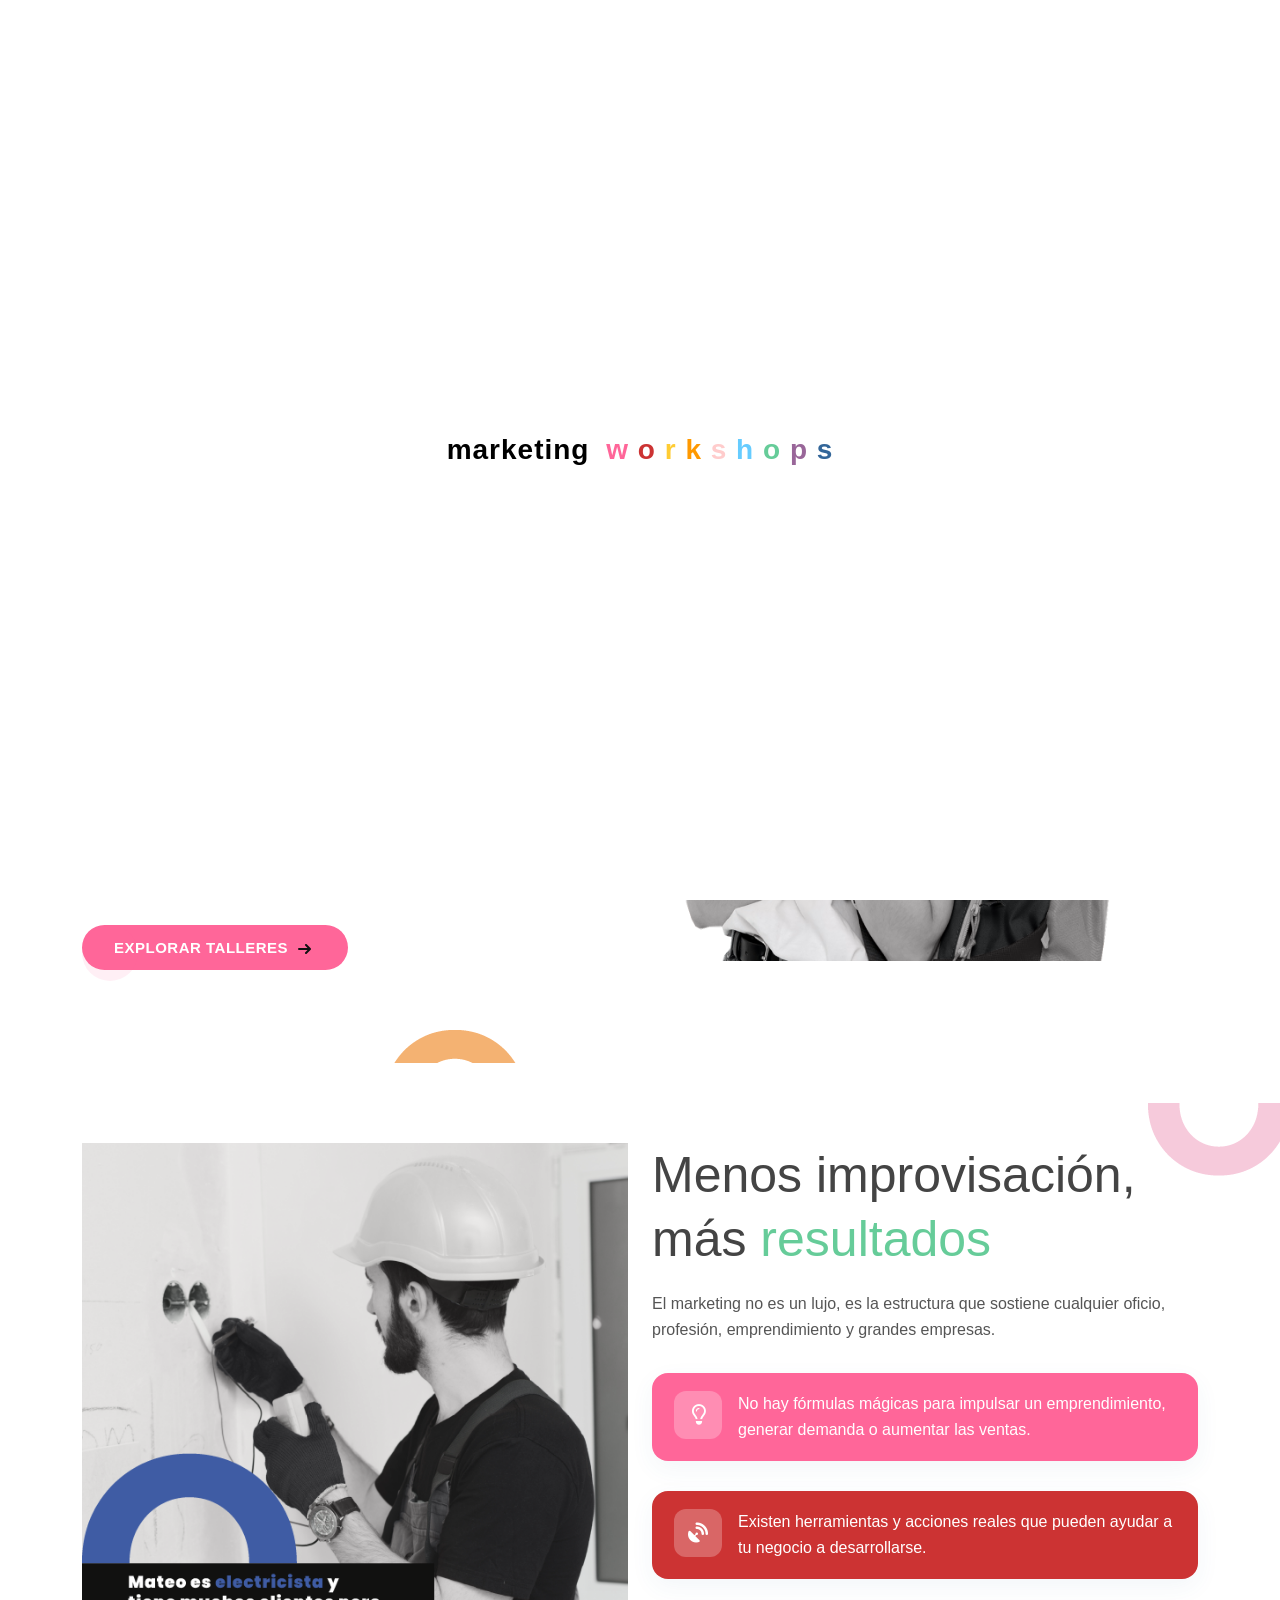
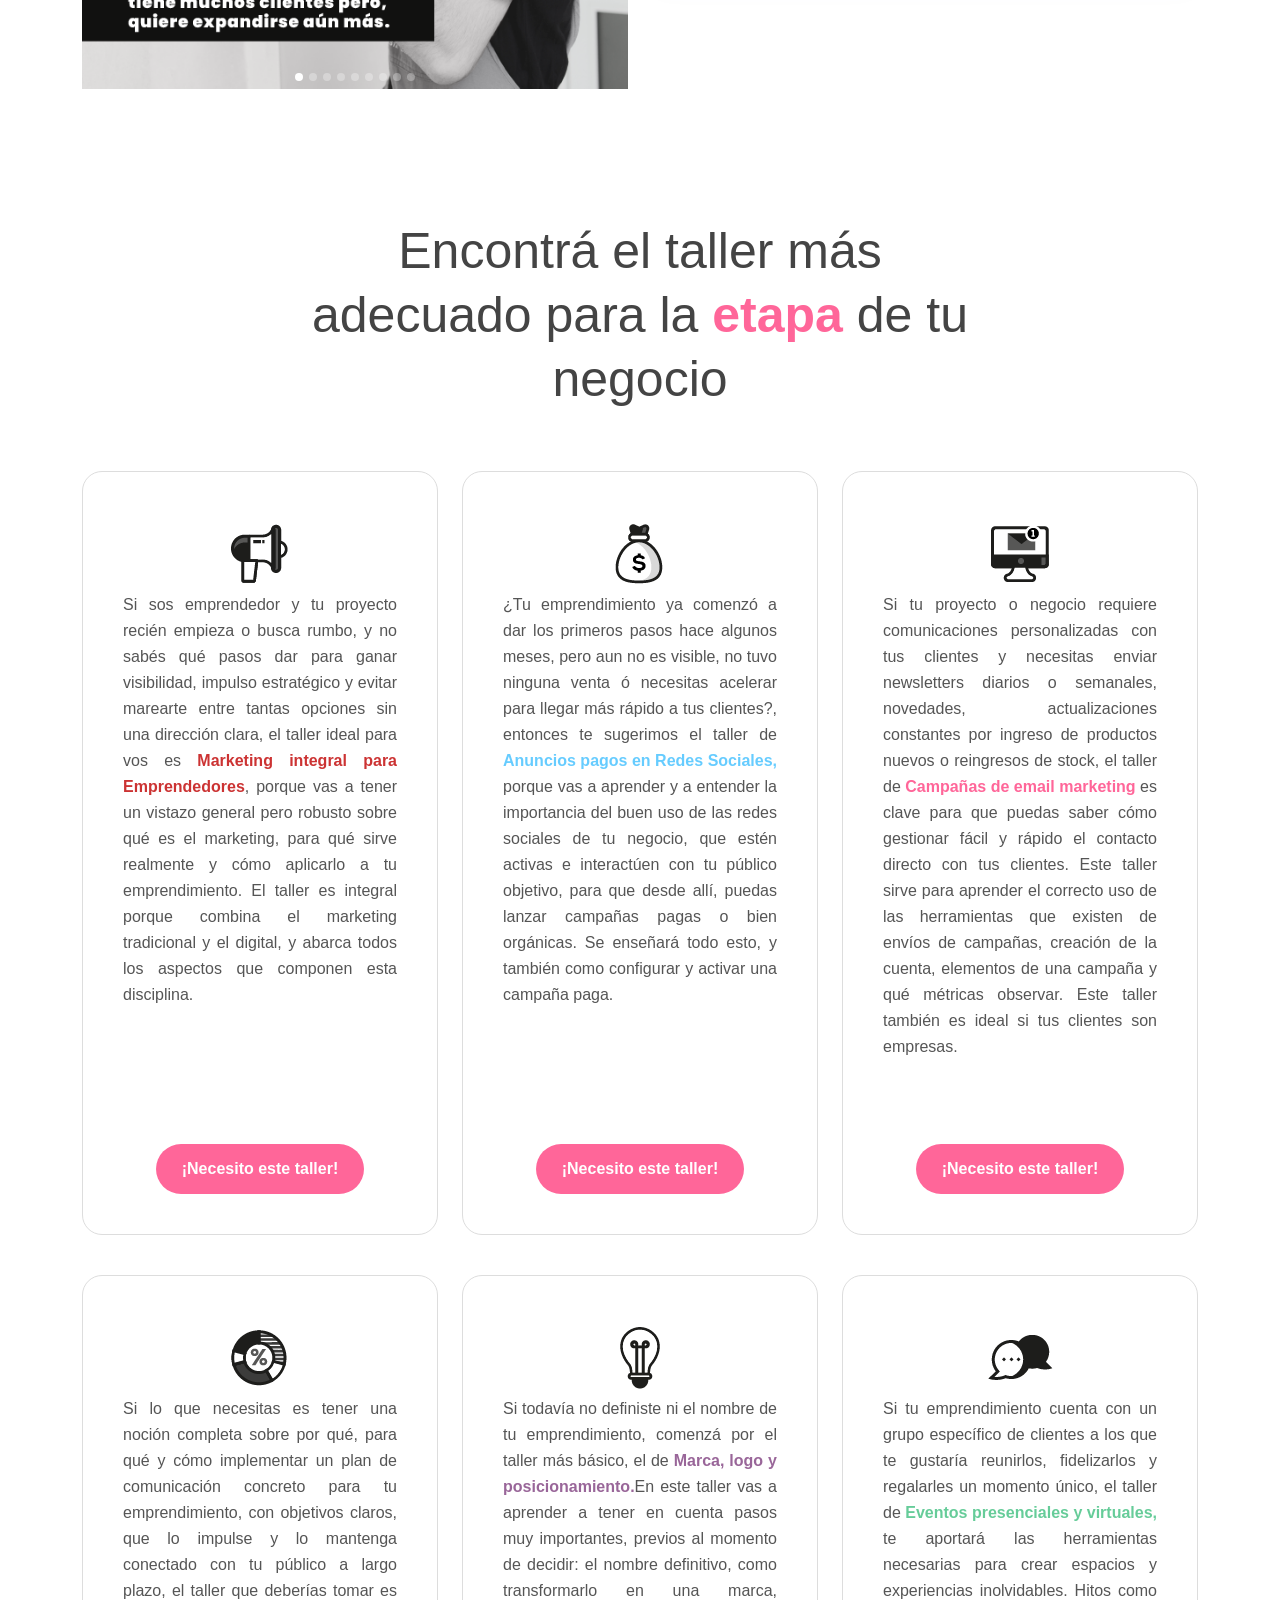
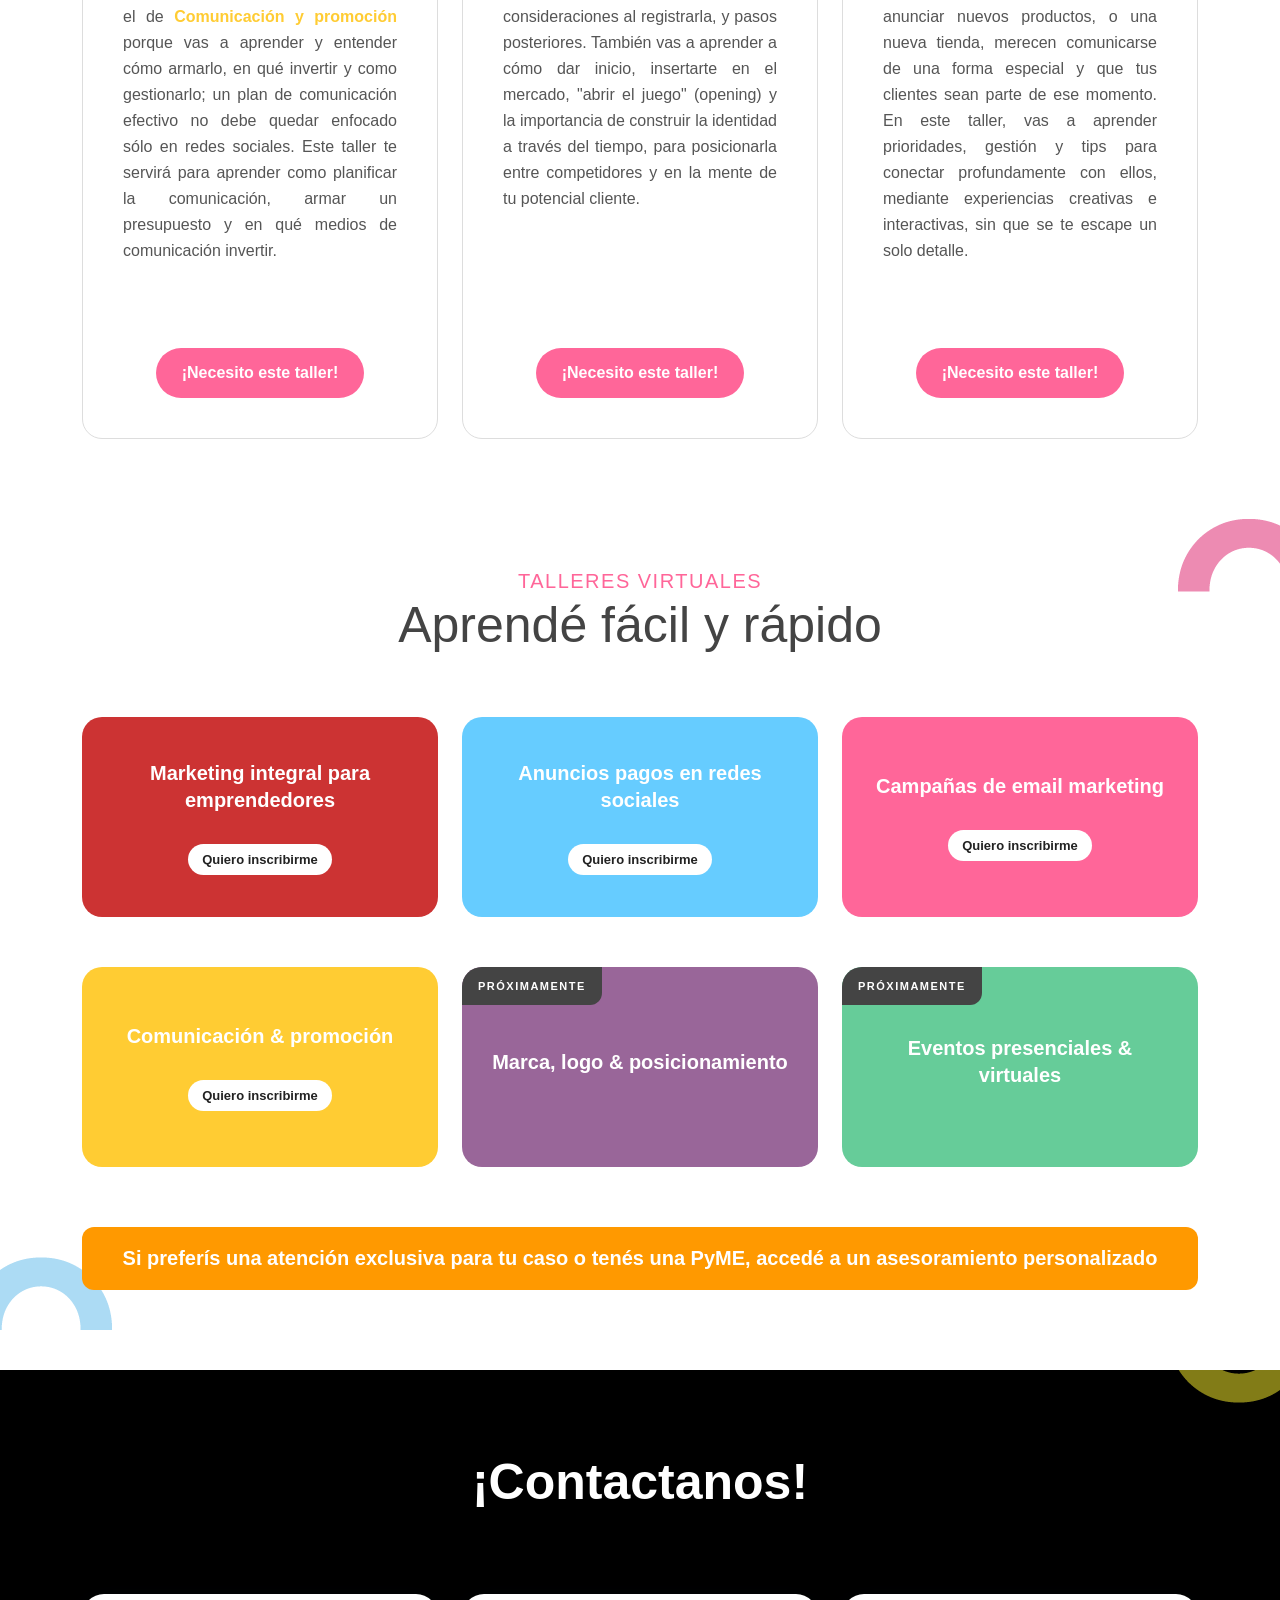
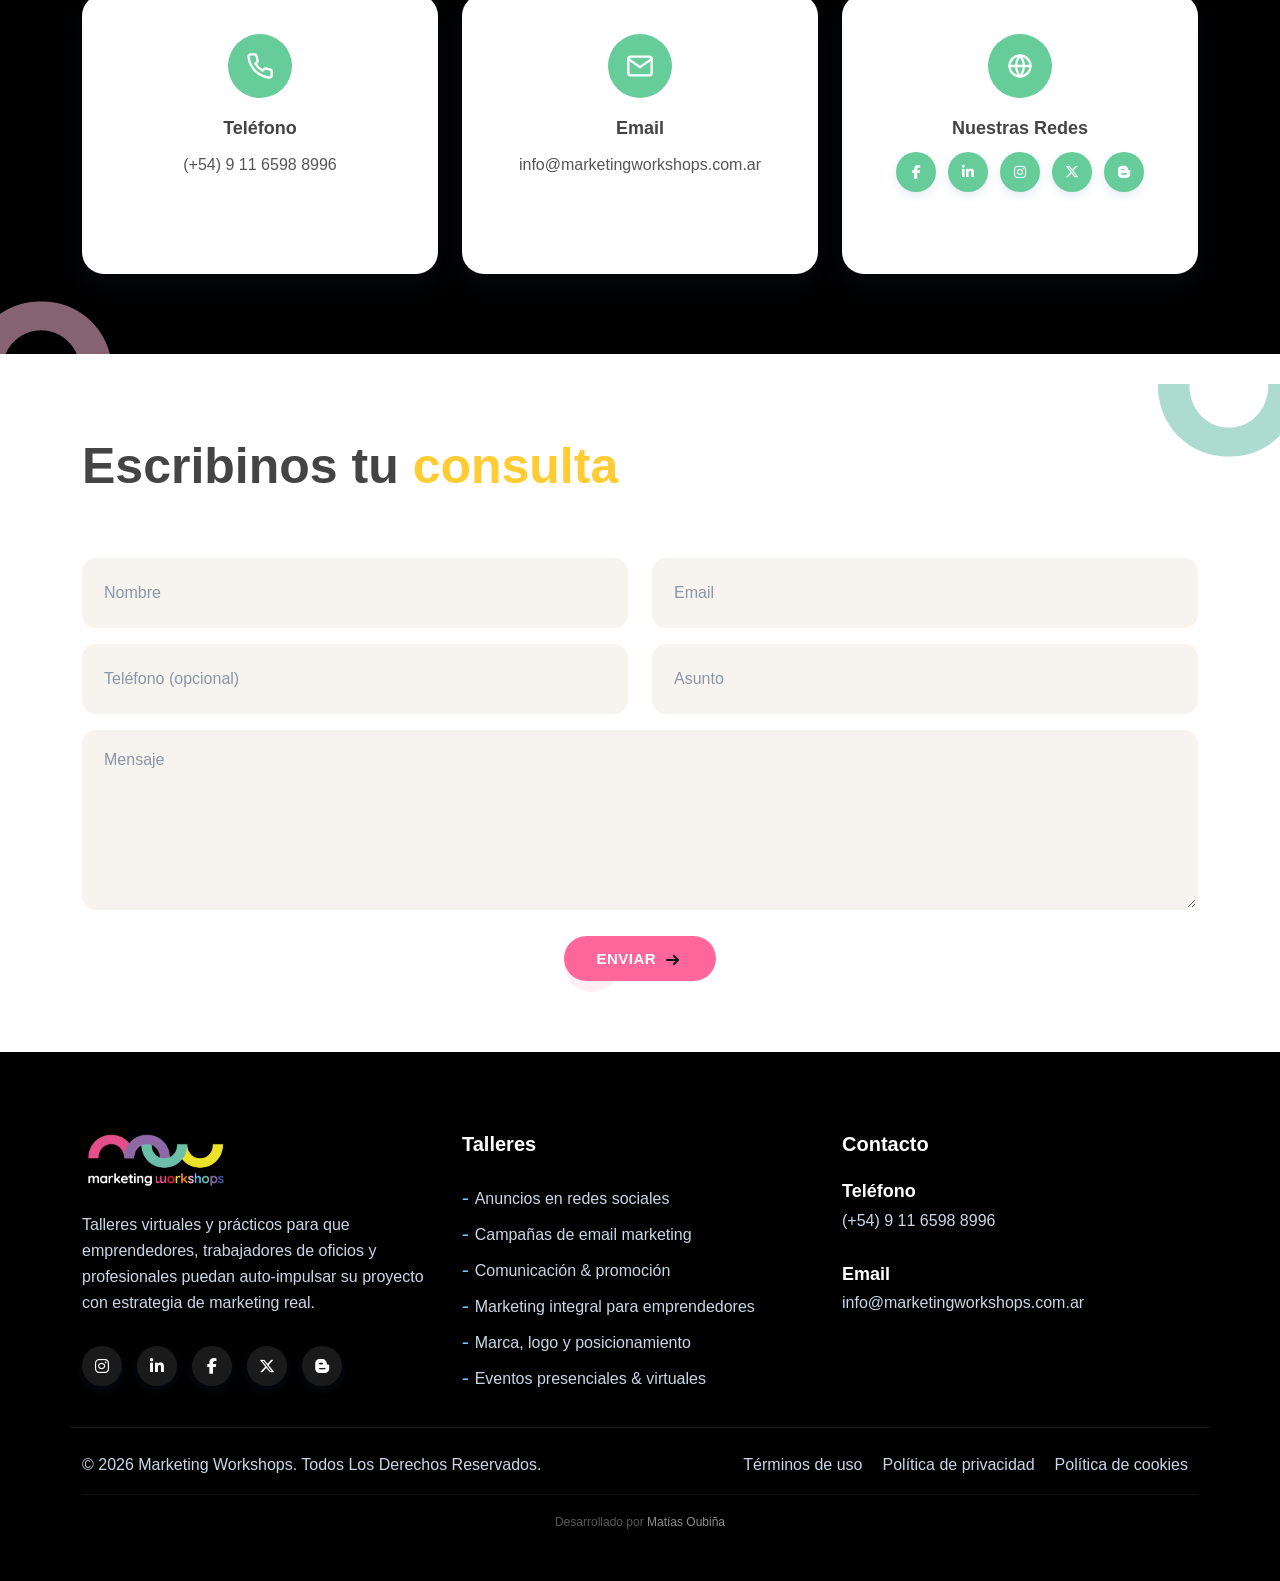
<file: index.html>
﻿<!DOCTYPE html>
<html lang="es">
	<head>
		<!-- Meta -->
		<meta charset="utf-8">
		<meta http-equiv="X-UA-Compatible" content="IE=edge">
		<meta name="viewport" content="width=device-width, initial-scale=1">
		<meta name="description" content="Marketing Workshops - Talleres virtuales para emprendedores. Aprendé el paso a paso para impulsar tu negocio.">
		<meta name="keywords" content="marketing, talleres, workshops, emprendedores, anuncios pagos en redes sociales, email marketing, publicidad">
		<meta name="author" content="Marketing Workshops">
		<!-- SITE TITLE -->
		<title>Marketing Workshops - Talleres virtuales para emprendedores</title>
		<!-- Latest Bootstrap min CSS -->
		<link rel="stylesheet" href="assets/bootstrap/css/bootstrap.min.css">
		<!-- Font Awesome CSS -->
		<link rel="stylesheet" href="assets/webfonts/themify-icons.css">
		<link rel="stylesheet" href="assets/css/all.min.css">
		<!-- owl carousel Css-->
		<link rel="stylesheet" href="assets/owlcarousel/css/owl.carousel.css">
		<link rel="stylesheet" href="assets/owlcarousel/css/owl.theme.css">
		<!-- MAGNIFIC CSS -->
		<link rel="stylesheet" href="assets/css/magnific-popup.css">
		<!-- jquery-simple-mobilemenu Css-->
		<link rel="stylesheet" href="assets/css/jquery-simple-mobilemenu.css">
		<!-- animate CSS -->
		<link rel="stylesheet" href="assets/css/animate.css">
		<!-- Style CSS -->
		<link rel="stylesheet" href="assets/css/style.css">
</head>
<body>

	<!-- START PRELOADER -->
	<div class="preloaders">
		<div class="loader-content">
<div class="loader-text">
				<span class="text-black">marketing</span>
				<span class="text-word">
					<span class="text-char" style="color: #ff6699;">w</span>
					<span class="text-char" style="color: #cc3333;">o</span>
					<span class="text-char" style="color: #ffcc33;">r</span>
					<span class="text-char" style="color: #ff9900;">k</span>
					<span class="text-char" style="color: #ffcccc;">s</span>
					<span class="text-char" style="color: #66ccff;">h</span>
					<span class="text-char" style="color: #66cc99;">o</span>
					<span class="text-char" style="color: #996699;">p</span>
					<span class="text-char" style="color: #336699;">s</span>
				</span>
			</div>
		</div>
	</div>
	<!-- END PRELOADER -->

	<!-- START TOP HEADER CLASS -->
	<div class="top_header_banner">
		<!-- START LOGO WITH CONTACT -->
		<section class="logo-contact">
			<div class="container">
				<div class="row align-items-center justify-content-between">
					<div class="col-lg-auto col-md-auto col-sm-6 col-xs-12">
						<div class="single-top-contact">
							<span class="mw-pill-icon is-mail" aria-hidden="true">
								<svg viewBox="0 0 24 24"><path d="M4 4h16a2 2 0 0 1 2 2v12a2 2 0 0 1-2 2H4a2 2 0 0 1-2-2V6a2 2 0 0 1 2-2z"></path><polyline points="22,6 12,13 2,6"></polyline></svg>
							</span>
							<h4><a href="mailto:info@marketingworkshops.com.ar">info@marketingworkshops.com.ar</a></h4>
						</div>
					</div><!--- END COL -->
					<div class="col-lg-auto col-md-auto col-sm-6 col-xs-12">
						<div class="top_social_profile">
							<ul>
								<li><a href="https://www.instagram.com/marketing.workshops" target="_blank" rel="noopener noreferrer" class="top_f_instagram" aria-label="Instagram"><i class="fa-brands fa-instagram"></i></a></li>
								<li><a href="https://www.facebook.com/marketingworkshops.ar" target="_blank" rel="noopener noreferrer" class="top_f_facebook" aria-label="Facebook"><i class="fa-brands fa-facebook-f"></i></a></li>
								<li><a href="https://www.linkedin.com/company/marketing-workshops-ar/" target="_blank" rel="noopener noreferrer" class="top_f_linkedin" aria-label="LinkedIn"><i class="fa-brands fa-linkedin-in"></i></a></li>
								<li><a href="https://x.com/mktworkshops" target="_blank" rel="noopener noreferrer" class="top_f_x" aria-label="X"><i class="fa-brands fa-x-twitter"></i></a></li>
								<li><a href="https://marketingworkshops-ar.blogspot.com/" target="_blank" rel="noopener noreferrer" class="top_f_blog" aria-label="Blog"><i class="fa-brands fa-blogger-b"></i></a></li>
							</ul>
						</div>
					</div><!--- END COL -->
				</div><!--- END ROW -->
			</div><!--- END CONTAINER -->
		</section>
		<!-- END LOGO WITH CONTACT -->

		<!-- START NAVBAR -->
		<div id="navigation" class="navbar-light bg-faded site-navigation">
			<div class="container">
				<div class="row">
					<div class="col-20 align-self-center">
						<div class="site-logo">
							<a href="index.html"><img src="assets/images/all-img/LOGO MW-01.png" alt="Logo Marketing Workshops"></a>
						</div>
					</div><!--- END Col -->

					<div class="col-60 d-flex">
						<nav id="main-menu">
							<ul>
								<li><a href="#home">Inicio</a></li>
								<li><a href="#sobre-mi-bio">Sobre mí</a></li>
								<li class="menu-item-has-children"><a href="#talleres">Talleres</a>
									<ul>
										<li><a href="#talleres">Anuncios pagos en redes sociales</a></li>
										<li><a href="#talleres">Campañas de email marketing</a></li>
										<li><a href="#talleres">Comunicación &amp; promoción</a></li>
										<li><a href="#talleres">Eventos presenciales y virtuales</a></li>
										<li><a href="#talleres">Marca, logo y posicionamiento</a></li>
										<li><a href="#talleres">Marketing integral para emprendedores</a></li>
										<li><a href="#taller-ideal">El taller ideal para tu proyecto</a></li>
									</ul>
								</li>
								<li><a href="#about">¿Para qué marketing?</a></li>
								<li class="menu-item-has-children"><a href="#asesoramiento">Asesoramiento personalizado</a>
									<ul>
										<li><a href="#asesoramiento-pymes">Pymes</a></li>
										<li><a href="#asesoramiento-emprendedores">Emprendedores</a></li>
									</ul>
								</li>
								<li><a href="#contact">Contacto</a></li>
							</ul>
						</nav>
					</div><!--- END Col -->

					<!-- <div class="col-30 d-none d-xl-block text-end align-self-center">
						<div class="call_to_action">
							<a class="btn_two" href="#taller-ideal">¿Cuál es el taller ideal para tu proyecto? <i class="fa-solid fa-arrow-right"></i></a>
						</div>
					</div>- END Col -->

					<ul class="mobile_menu">
						<li><a href="#home">Inicio</a></li>
						<li><a href="#sobre-mi-bio">Sobre mí</a></li>
						<li><a href="#talleres">Talleres</a>
							<ul class="sub-menu">
								<li><a href="#talleres">Anuncios pagos en redes sociales</a></li>
								<li><a href="#talleres">Campañas de email marketing</a></li>
								<li><a href="#talleres">Comunicación &amp; promoción</a></li>
								<li><a href="#talleres">Marca, logo y posicionamiento</a></li>
								<li><a href="#talleres">Eventos presenciales y virtuales</a></li>
								<li><a href="#talleres">Marketing integral para emprendedores</a></li>
								<li><a href="#taller-ideal">El taller ideal para tu proyecto</a></li>
							</ul>
						</li>
						<li><a href="#about">¿Para qué marketing?</a></li>
						<li><a href="#asesoramiento">Asesoramiento personalizado</a>
							<ul class="sub-menu">
								<li><a href="#asesoramiento-pymes">Pymes</a></li>
								<li><a href="#asesoramiento-emprendedores">Emprendedores</a></li>
							</ul>
						</li>
						<li><a href="#contact">Contacto</a></li>
					</ul>
				</div><!--- END ROW -->
			</div><!--- END CONTAINER -->
		</div>
		<!-- END NAVBAR -->

		<!-- START HOME -->
		<section id="home" class="home_bg">
			<div class="container">
				<div class="row">
					<div class="col-lg-6 col-sm-6 col-xs-12">
						<div class="home_content">
							<h1>¿Tu negocio depende de la suerte o de una <span style="color:#ff9900;">estrategia</span>? Impulsá aquello que sabés hacer y lográ resultados reales.</h1>
							<p>Encontrá el workshop que mejor se adapte a la etapa en la que hoy está tu emprendimiento y aprendé el paso a paso para alcanzar objetivos.</p>
						</div>
						<div class="home_btn">
							<a href="#talleres" class="cta"><span>Explorar talleres</span>
							  <svg width="13px" height="10px" viewBox="0 0 13 10">
								<path d="M1,5 L11,5"></path>
								<polyline points="8 1 12 5 8 9"></polyline>
							  </svg>
							</a>
						</div>
					</div><!-- END COL-->
					<div class="col-lg-6 col-sm-6 col-xs-12">
						<div class="home_me_img">
							<img src="assets/images/all-img/PNG INICIO.png" class="img-fluid" alt="" />
							<div class="home_ps">
								<img src="assets/images/icon/user2.svg" alt="" />
								<h2>6</h2>
								<span>es el número máximo de alumnos por clase.</span>
							</div>
							<div class="home_ps2">
								<img src="assets/images/icon/file2.svg" alt="" />
								<h2>2 horas</h2>
								<span>solamente para aprender pasos concretos y llevarlos a la práctica.</span>
							</div>
						</div>
					</div><!-- END COL-->
				</div><!--- END ROW -->
			</div><!--- END CONTAINER -->
		</section>

		<div class="container" id="asesoramiento">
			<div class="row">
				<div id="asesoramiento-emprendedores" class="col-lg-6 col-sm-12 col-xs-12 wow fadeInUp" data-wow-duration="1s" data-wow-delay="0.2s" data-wow-offset="0" style="visibility: visible; animation-duration: 1s; animation-delay: 0.2s; animation-name: fadeInUp;">
					<div class="single_ins2">
						<div class="single_ins_content2">
							<h4>Reunión virtual personalizada</h4>
							<h2>Asesoramiento particular para emprendedores</h2>
							<p>Un espacio exclusivo para analizar tu caso, resolver dudas puntuales y trazar un plan a tu medida. <b>Trabajemos paso a paso.</b>
 </p>
							<a href="#" class="cta"><span>Quiero asesoría personalizada
</span>
							  <svg width="13px" height="10px" viewBox="0 0 13 10">
								<path d="M1,5 L11,5"></path>
								<polyline points="8 1 12 5 8 9"></polyline>
							  </svg>
							</a>
						</div>
					</div>
				</div><!--- END COL -->
				<div id="asesoramiento-pymes" class="col-lg-6 col-sm-12 col-xs-12 wow fadeInUp" data-wow-duration="1s" data-wow-delay="0.2s" data-wow-offset="0" style="visibility: visible; animation-duration: 1s; animation-delay: 0.2s; animation-name: fadeInUp;">
					<div class="single_ins2 si_bg">
						<div class="single_ins_content2">
							<h4>Reunión virtual 1 a 1</h4>
							<h2>Consultoría para PyMEs</h2>
							<p>Soluciones de marketing a la medida de tu empresa, con una estrategia propuesta en función de tu estructura, objetivos de negocio y presupuesto. </p>
							<a href="#" class="cta"><span>¡Coordinemos una videollamada!</span>
							  <svg width="13px" height="10px" viewBox="0 0 13 10">
								<path d="M1,5 L11,5"></path>
								<polyline points="8 1 12 5 8 9"></polyline>
							  </svg>
							</a>
						</div>
					</div>
				</div><!--- END COL -->
			</div>
		</div>
		<!-- END HOME -->
	</div>
	<!-- END TOP HEADER CLASS -->

	<!-- START ABOUT US HOME ONE -->
	<section id="about" class="ab_one section-padding">
		<div class="container">
			<div class="row">
				<div class="col-lg-6 col-sm-12 col-xs-12 wow fadeInUp" data-wow-duration="1s" data-wow-delay="0.2s" data-wow-offset="0">
					<div class="ab_img">
						<div id="aboutCarousel" class="carousel slide" data-bs-ride="carousel" data-bs-interval="7000">
													<div class="carousel-inner">
							<div class="carousel-item active">
								<img src="assets/images/all-img/img emprendedores look and feel-01.png" class="img-fluid" alt="Emprendedora 1">
							</div>
							<div class="carousel-item">
								<img src="assets/images/all-img/img emprendedores look and feel-02.png" class="img-fluid" alt="Emprendedora 2">
							</div>
							<div class="carousel-item">
								<img src="assets/images/all-img/img emprendedores look and feel-03.png" class="img-fluid" alt="Emprendedora 3">
							</div>
							<div class="carousel-item">
								<img src="assets/images/all-img/img emprendedores look and feel-04.png" class="img-fluid" alt="Emprendedora 4">
							</div>
							<div class="carousel-item">
								<img src="assets/images/all-img/img emprendedores look and feel-05.png" class="img-fluid" alt="Emprendedora 5">
							</div>
							<div class="carousel-item">
								<img src="assets/images/all-img/img emprendedores look and feel-06.png" class="img-fluid" alt="Emprendedora 6">
							</div>
							<div class="carousel-item">
								<img src="assets/images/all-img/img emprendedores look and feel-07.png" class="img-fluid" alt="Emprendedora 7">
							</div>
							<div class="carousel-item">
								<img src="assets/images/all-img/img emprendedores look and feel-08.png" class="img-fluid" alt="Emprendedora 8">
							</div>
							<div class="carousel-item">
								<img src="assets/images/all-img/img emprendedores look and feel-09.png" class="img-fluid" alt="Emprendedora 9">
							</div>
						</div>
						<div class="carousel-indicators">
							<button type="button" data-bs-target="#aboutCarousel" data-bs-slide-to="0" class="active" aria-current="true"></button>
							<button type="button" data-bs-target="#aboutCarousel" data-bs-slide-to="1"></button>
							<button type="button" data-bs-target="#aboutCarousel" data-bs-slide-to="2"></button>
							<button type="button" data-bs-target="#aboutCarousel" data-bs-slide-to="3"></button>
							<button type="button" data-bs-target="#aboutCarousel" data-bs-slide-to="4"></button>
							<button type="button" data-bs-target="#aboutCarousel" data-bs-slide-to="5"></button>
							<button type="button" data-bs-target="#aboutCarousel" data-bs-slide-to="6"></button>
							<button type="button" data-bs-target="#aboutCarousel" data-bs-slide-to="7"></button>
							<button type="button" data-bs-target="#aboutCarousel" data-bs-slide-to="8"></button>
						</div>
						</div>
					</div>
				</div><!--- END COL -->
				<div class="col-lg-6 col-sm-12 col-xs-12 wow fadeInUp" data-wow-duration="1s" data-wow-delay="0.1s" data-wow-offset="0">
					<div class="ab_content">
						<h2>Menos improvisación, más <span style="color:#66cc99;">resultados</span></h2>
						<p>El marketing no es un lujo, es la estructura que sostiene cualquier oficio, profesión, emprendimiento y grandes empresas.</p>
					</div>
					<div class="abmv">
						<i class="fa-regular fa-lightbulb"></i>
						<p>No hay fórmulas mágicas para impulsar un emprendimiento, generar demanda o aumentar las ventas.</p>
					</div>
					<div class="abmv">
						<i class="fa-solid fa-satellite-dish"></i>
						<p>Existen herramientas y acciones reales que pueden ayudar a tu negocio a desarrollarse.</p>
					</div>
					<div class="cta_two">
						<!-- <a href="#" class="cta"><span>Descubrí más</span>
						  <svg width="13px" height="10px" viewBox="0 0 13 10">
							<path d="M1,5 L11,5"></path>
							<polyline points="8 1 12 5 8 9"></polyline>
						  </svg>
						</a> -->
					</div>
				</div><!--- END COL -->
			</div><!--- END ROW -->
		</div><!--- END CONTAINER -->
	</section>
	<!-- END ABOUT US HOME ONE -->

	<!-- START SOBRE MÍ -->
	<section id="sobre-mi-bio" class="section-padding">
		<div class="container">
			<div class="row justify-content-center">
				<div class="col-lg-10 col-xs-12 wow fadeInUp" data-wow-duration="1s" data-wow-delay="0.1s" data-wow-offset="0">
					<div class="bio-card">
						<h4 class="bio-card-eyebrow">Sobre mí</h4>
						<p>Soy <strong>Licenciada en Publicidad</strong> (UADE) con más de 20 años de trayectoria cruzando los mundos de la estrategia, el diseño integral y el marketing corporativo. Mi carrera nació desde las bases: allá por el 2005, me formé en Dirección de Arte (La Escuelita), Diseño Gráfico (Escuela Da Vinci) y tomé clases en Gestión de Newsletters, lo que me permitió dar mis primeros pasos combinando la creatividad visual con la estrategia de marcas.</p>
						<p>A lo largo de mi camino, trabajé en agencias boutique y de primera línea como Bridger Conway y Marlon. Tuve el desafío de coordinar equipos de diseño y liderar cuentas globales y nacionales, (como Procter &amp; Gamble para sus marcas Iams y Eukanuba, laboratorios Excelentia, Banco Macro y desarrollos de Real Estate y hotelería de lujo para México y la Patagonia Argentina), especializándome en naming, desarrollo de identidad, campañas creativas y packaging.</p>
						<p>Con la evolución digital, quise aprender cada herramienta clave: desde Growth Marketing y SEO hasta pauta avanzada en Google y Meta. Desde hace casi una década, me desempeño como Gerente de Marketing en un distribuidor líder de valor agregado en tecnología, habiendo gestionado estrategias locales de gigantes globales como Huawei, Dell, Epson, entre otras marcas de tecnología.</p>
						<p>¿Y por qué enseño a emprendedores?</p>
						<p>Porque toda esa estructura, rigurosidad corporativa y herramientas que usan las grandes marcas pueden —y en verdad deben— poder simplificarse para que un negocio independiente <strong>crezca</strong>. El objetivo de cada taller es bajar la teoría a la realidad, mediante distintas herramientas estratégicas que todo emprendedor necesita poner en práctica en su proyecto.</p>
						<p>Animate a aprender a pensar, diseñar y medir el <strong><em>marketing de tu emprendimiento</em></strong> como lo hacen los grandes, pero a la escala de tu proyecto.</p>
					</div>
				</div><!--- END COL -->
			</div><!--- END ROW -->
		</div><!--- END CONTAINER -->
	</section>
	<!-- END SOBRE MÍ -->

	<!-- START TALLER IDEAL-->
	<section id="taller-ideal" class="marketing_content_area section-padding">
	   <div class="container">
			<div class="section-title">
				<!-- <h4><strong style="color:#ff6699;">¿Cuál es el taller ideal para tu proyecto?</strong></h4> -->
				<h1>Encontrá el taller más adecuado para la <strong style="color:#ff6699;">etapa</strong> de tu negocio</h1>
			</div>
			<div class="row">									
				<div class="col-lg-4 col-sm-6 col-xs-12 wow fadeInUp" data-wow-duration="1s" data-wow-delay="0.1s" data-wow-offset="0">
					<div class="single_feature_one" id="ti-marketing-integral">
						<div class="sf_top">
							<img src="assets/images/all-img/iconos eleccion de talleres-06.png" alt="Ícono 1">
							<h2><a href="about.html">Learn More <br />Anywhere</a></h2>
						</div>
						<p>Si sos emprendedor y tu proyecto recién empieza o busca rumbo, y no sabés qué pasos dar para ganar visibilidad, impulso estratégico y evitar marearte entre tantas opciones sin una dirección clara, el taller ideal para vos es <strong style="color:#cc3333;">Marketing integral para Emprendedores</strong>, porque vas a tener un vistazo general pero robusto sobre qué es el marketing, para qué sirve realmente y cómo aplicarlo a tu emprendimiento. El taller es integral porque combina el marketing tradicional y el digital, y abarca todos los aspectos que componen esta disciplina.</p>
							<a href="#contact" class="sf_need_btn">¡Necesito este taller!</a>
					</div>					
				</div><!-- END COL -->								
				<div class="col-lg-4 col-sm-6 col-xs-12 wow fadeInUp" data-wow-duration="1s" data-wow-delay="0.2s" data-wow-offset="0">
					<div class="single_feature_one" id="ti-anuncios-pagos">
						<div class="sf_top">
							<img src="assets/images/all-img/iconos eleccion de talleres-04.png" alt="Ícono 2">
							<h2><a href="about.html">Expert <br />Instructor</a></h2>
						</div>	
						<p>¿Tu emprendimiento ya comenzó a dar los primeros pasos hace algunos meses, pero aun no es visible, no tuvo ninguna venta ó necesitas acelerar para llegar más rápido a tus clientes?, entonces te sugerimos el taller de <strong style="color:#66ccff;">Anuncios pagos en Redes Sociales,</strong> porque vas a aprender y a entender la importancia del buen uso de las redes sociales de tu negocio, que estén activas e interactúen con tu público objetivo, para que desde allí, puedas lanzar campañas pagas o bien orgánicas. Se enseñará todo esto, y también como configurar y activar una campaña paga.</p>
							<a href="#contact" class="sf_need_btn">¡Necesito este taller!</a>
					</div>					
				</div><!-- END COL -->								
				<div class="col-lg-4 col-sm-6 col-xs-12 wow fadeInUp" data-wow-duration="1s" data-wow-delay="0.3s" data-wow-offset="0">
					<div class="single_feature_one" id="ti-email-marketing">
						<div class="sf_top">
							<img src="assets/images/all-img/iconos eleccion de talleres-02.png" alt="Ícono 3">
							<h2><a href="about.html">Team <br />Management</a></h2>
						</div>	
						<p>Si tu proyecto o negocio requiere comunicaciones personalizadas con tus clientes y necesitas enviar newsletters diarios o semanales, novedades, actualizaciones constantes por ingreso de productos nuevos o reingresos de stock, el taller de <strong style="color:#ff6699;">Campañas de email marketing</strong> es clave para que puedas saber cómo gestionar fácil y rápido el contacto directo con tus clientes. Este taller sirve para aprender el correcto uso de las herramientas que existen de envíos de campañas, creación de la cuenta, elementos de una campaña y qué métricas observar. Este taller también es ideal si tus clientes son empresas.</p>
							<a href="#contact" class="sf_need_btn">¡Necesito este taller!</a>
					</div>					
				</div><!-- END COL -->								
				<div class="col-lg-4 col-sm-6 col-xs-12 wow fadeInUp" data-wow-duration="1s" data-wow-delay="0.4s" data-wow-offset="0">
					<div class="single_feature_one" id="ti-comunicacion-promocion">
						<div class="sf_top">
							<img src="assets/images/all-img/iconos eleccion de talleres-01.png" alt="Ícono 4">
							<h2><a href="about.html">Course <br />Planing</a></h2>
						</div>	
						<p>Si lo que necesitas es tener una noción completa sobre por qué, para qué y cómo implementar un plan de comunicación concreto para tu emprendimiento, con objetivos claros, que lo impulse y lo mantenga conectado con tu público a largo plazo, el taller que deberías tomar es el de  <strong style="color:#ffcc33;">Comunicación y promoción</strong> porque vas a aprender y entender cómo armarlo, en qué invertir y como gestionarlo; un plan de comunicación efectivo no debe quedar enfocado sólo en redes sociales. Este taller te servirá para aprender como planificar la comunicación, armar un presupuesto y en qué medios de comunicación invertir.</p>
							<a href="#contact" class="sf_need_btn">¡Necesito este taller!</a>
					</div>					
				</div><!-- END COL -->								
				<div class="col-lg-4 col-sm-6 col-xs-12 wow fadeInUp" data-wow-duration="1s" data-wow-delay="0.5s" data-wow-offset="0">
					<div class="single_feature_one" id="ti-marca-logo">
						<div class="sf_top">
							<img src="assets/images/all-img/iconos eleccion de talleres-05.png" alt="Ícono 5">
							<h2><a href="about.html">Teacher <br />Monitoring</a></h2>
						</div>		
						<p>Si todavía no definiste ni el nombre de tu emprendimiento, comenzá por el taller más básico, el de <strong style="color:#996699;">Marca, logo y posicionamiento.</strong>En este taller vas a aprender a tener en cuenta pasos muy importantes, previos al momento de decidir: el nombre definitivo, como transformarlo en una marca, consideraciones al registrarla, y pasos posteriores. También vas a aprender a cómo dar inicio, insertarte en el mercado, "abrir el juego" (opening) y la importancia de construir la identidad a través del tiempo, para posicionarla entre competidores y en la mente de tu potencial cliente.</p>
							<a href="#contact" class="sf_need_btn">¡Necesito este taller!</a>
					</div>					
				</div><!-- END COL -->								
				<div class="col-lg-4 col-sm-6 col-xs-12 wow fadeInUp" data-wow-duration="1s" data-wow-delay="0.6s" data-wow-offset="0">
					<div class="single_feature_one" id="ti-eventos">
						<div class="sf_top">
							<img src="assets/images/all-img/iconos eleccion de talleres-03.png" alt="Ícono 6">
							<h2><a href="about.html">24/7 Strong <br />Support</a></h2>
						</div>		
						<p>Si tu emprendimiento cuenta con un grupo específico de clientes a los que te gustaría reunirlos, fidelizarlos y regalarles un momento único, el taller de <strong style="color:#66cc99;">Eventos presenciales y virtuales,</strong> te aportará las herramientas necesarias para crear espacios y experiencias inolvidables. Hitos como anunciar nuevos productos, o una nueva tienda, merecen comunicarse de una forma especial y que tus clientes sean parte de ese momento. En este taller, vas a aprender prioridades, gestión y tips para conectar profundamente con ellos, mediante experiencias creativas e interactivas, sin que se te escape un solo detalle.</p>
							<a href="#contact" class="sf_need_btn">¡Necesito este taller!</a>
					</div>					
				</div><!-- END COL -->																
			</div><!-- END ROW -->
		</div><!-- END CONTAINER -->
	</section>
	<!-- END TALLER IDEAL -->	

	<!-- START TOPIC-->
	<section id="talleres" class="topic_content_p2 section-padding">
	   <div class="container">
			<div class="section-title">
				<h4>Talleres virtuales</h4>
				<h1>Aprendé fácil y rápido</h1>
			</div>
			<div class="row">
				<div class="col-lg-4 col-sm-6 col-xs-12">
					<div class="single_tca sc_one">
						<h2><a href="#">Marketing integral para emprendedores</a></h2>
							<a href="assets/programas/marketing-integral-para-emprendedores.pdf" target="_blank" rel="noopener" class="tca_pdf" aria-label="ver programa" data-tip="ver programa"><i class="fa-solid fa-file-pdf" aria-hidden="true"></i></a>
							<div class="tca_btns">
								<a href="#contact" class="tca_btn">Quiero inscribirme</a>
							</div>
					</div>
				</div><!-- END COL -->
				<div class="col-lg-4 col-sm-6 col-xs-12">
					<div class="single_tca sc_two">
						<h2><a href="#">Anuncios pagos en redes sociales</a></h2>
							<a href="assets/programas/anuncios-pagos-en-redes-sociales.pdf" target="_blank" rel="noopener" class="tca_pdf" aria-label="ver programa" data-tip="ver programa"><i class="fa-solid fa-file-pdf" aria-hidden="true"></i></a>
							<div class="tca_btns">
								<a href="#contact" class="tca_btn">Quiero inscribirme</a>
							</div>
					</div>
				</div><!-- END COL -->
				<div class="col-lg-4 col-sm-6 col-xs-12">
					<div class="single_tca sc_three">
						<h2><a href="#">Campañas de email marketing</a></h2>
							<a href="assets/programas/campanias-de-email-marketing.pdf" target="_blank" rel="noopener" class="tca_pdf" aria-label="ver programa" data-tip="ver programa"><i class="fa-solid fa-file-pdf" aria-hidden="true"></i></a>
							<div class="tca_btns">
								<a href="#contact" class="tca_btn">Quiero inscribirme</a>
							</div>
						
					</div>
				</div><!-- END COL -->
				<div class="col-lg-4 col-sm-6 col-xs-12" style="margin-top:20px;">
					<div class="single_tca sc_four">
						<h2><a href="#">Comunicación &amp; promoción</a></h2>
							<a href="assets/programas/comunicacion-y-promocion.pdf" target="_blank" rel="noopener" class="tca_pdf" aria-label="ver programa" data-tip="ver programa"><i class="fa-solid fa-file-pdf" aria-hidden="true"></i></a>
							<div class="tca_btns">
								<a href="#contact" class="tca_btn">Quiero inscribirme</a>
							</div>
					</div>
				</div><!-- END COL -->
				<div class="col-lg-4 col-sm-6 col-xs-12" style="margin-top:20px;">
					<div class="single_tca sc_five coming-soon">
						<h2><a href="#">Marca, logo &amp; posicionamiento</a></h2>
							<a href="#" class="tca_pdf" aria-label="ver programa" data-tip="ver programa"><i class="fa-solid fa-file-pdf" aria-hidden="true"></i></a>
							<div class="tca_btns">
								<a href="#contact" class="tca_btn">Quiero inscribirme</a>
							</div>
						<div class="coming-soon-badge">PRÓXIMAMENTE</div>
					</div>
				</div><!-- END COL -->
				<div class="col-lg-4 col-sm-6 col-xs-12" style="margin-top:20px;">
					<div class="single_tca sc_six coming-soon">
						<h2><a href="#">Eventos presenciales &amp; virtuales</a></h2>
							<a href="#" class="tca_pdf" aria-label="ver programa" data-tip="ver programa"><i class="fa-solid fa-file-pdf" aria-hidden="true"></i></a>
							<div class="tca_btns">
								<a href="#contact" class="tca_btn">Quiero inscribirme</a>
							</div>
						<div class="coming-soon-badge">PRÓXIMAMENTE</div>
					</div>
				</div><!-- END COL -->
			</div><!-- END ROW -->
			<div class="row">
				<div class="col-12">
					<div class="pyme-banner" role="button" tabindex="0" aria-controls="asesoramiento" aria-expanded="false">
						<p>Si preferís una atención exclusiva para tu caso o tenés una PyME, accedé a un asesoramiento personalizado</p>
					</div>
				</div>
			</div><!-- END ROW -->
		</div><!-- END CONTAINER -->
	</section>
	<!-- END TOPIC -->

	<!-- START ADDRESS -->
	<section class="address_area section-padding">
		<div class="container">
			<div class="col-lg-10 offset-lg-1 text-center">
				<div class="section-top-title wow fadeInRight" data-wow-duration="1s" data-wow-delay="0.3s" data-wow-offset="0">
					<h1 class="title-contact">¡Contactanos!</h1>
				</div>
			</div>
		</div><!--- END CONTAINER -->
		<div class="container">
			<div class="row text-center">
				<div class="col-lg-4 col-sm-4 col-xs-12 wow fadeInUp" data-wow-duration="1s" data-wow-delay="0.2s" data-wow-offset="0">
					<div class="single_address">
						<span class="mw-card-icon" aria-hidden="true">
							<svg viewBox="0 0 24 24"><path d="M22 16.92v3a2 2 0 0 1-2.18 2 19.79 19.79 0 0 1-8.63-3.07 19.5 19.5 0 0 1-6-6 19.79 19.79 0 0 1-3.07-8.67A2 2 0 0 1 4.11 2h3a2 2 0 0 1 2 1.72c.13.96.37 1.9.72 2.81a2 2 0 0 1-.45 2.11L8.09 9.91a16 16 0 0 0 6 6l1.27-1.27a2 2 0 0 1 2.11-.45c.91.35 1.85.59 2.81.72A2 2 0 0 1 22 16.92z"></path></svg>
						</span>
						<h4>Teléfono</h4>
						<p>(+54) 9 11 6598 8996</p>
					</div>
				</div><!-- END COL -->

				<div class="col-lg-4 col-sm-4 col-xs-12 wow fadeInUp" data-wow-duration="1s" data-wow-delay="0.3s" data-wow-offset="0">
					<div class="single_address">
						<span class="mw-card-icon" aria-hidden="true">
							<svg viewBox="0 0 24 24"><path d="M4 4h16a2 2 0 0 1 2 2v12a2 2 0 0 1-2 2H4a2 2 0 0 1-2-2V6a2 2 0 0 1 2-2z"></path><polyline points="22,6 12,13 2,6"></polyline></svg>
						</span>
						<h4>Email</h4>
						<p>info@marketingworkshops.com.ar</p>
					</div>
				</div><!-- END COL -->

				<div class="col-lg-4 col-sm-4 col-xs-12 wow fadeInUp" data-wow-duration="1s" data-wow-delay="0.1s" data-wow-offset="0">
					<div class="single_address">
						<span class="mw-card-icon" aria-hidden="true">
							<svg viewBox="0 0 24 24"><circle cx="12" cy="12" r="9"></circle><path d="M3 12h18M12 3a14 14 0 0 1 0 18M12 3a14 14 0 0 0 0 18"></path></svg>
						</span>
						<h4>Nuestras redes</h4>
						<div class="social-icons">
							<a href="https://www.facebook.com/marketingworkshops.ar" target="_blank" rel="noopener noreferrer" class="social-icon-link" aria-label="Facebook">
								<i class="fa-brands fa-facebook-f"></i>
							</a>
							<a href="https://www.linkedin.com/company/marketing-workshops-ar/" target="_blank" rel="noopener noreferrer" class="social-icon-link" aria-label="LinkedIn">
								<i class="fa-brands fa-linkedin-in"></i>
							</a>
							<a href="https://www.instagram.com/marketing.workshops" target="_blank" rel="noopener noreferrer" class="social-icon-link" aria-label="Instagram">
								<i class="fa-brands fa-instagram"></i>
							</a>
							<a href="https://x.com/mktworkshops" target="_blank" rel="noopener noreferrer" class="social-icon-link" aria-label="X"><i class="fa-brands fa-x-twitter"></i></a>
							<a href="https://marketingworkshops-ar.blogspot.com/" target="_blank" rel="noopener noreferrer" class="social-icon-link" aria-label="Blog"><i class="fa-brands fa-blogger-b"></i></a>
						</div>
					</div>
				</div><!-- END COL -->
			</div><!--- END ROW -->
		</div><!--- END CONTAINER -->
	</section>
	<!-- END ADDRESS -->

	<!-- CONTACT -->
	<div id="contact" class="contact_area section-padding">
		<div class="container">
			<div class="row">
				<div class="col-lg-12 col-sm-12 col-xs-12 wow fadeInUp" data-wow-duration="1s" data-wow-delay="0.2s" data-wow-offset="0">
					<div class="section-title-two">
						<h2>Escribinos tu <span>consulta</span></h2>
					</div>
					<div class="contact">
						<form class="form" name="enq" method="post" action="contact.php" onsubmit="return validation();">
							<div class="row">
								<div class="form-group col-md-6">
									<input type="text" name="name" class="form-control" required="required" placeholder="Nombre">
								</div>
								<div class="form-group col-md-6">
									<input type="email" name="email" class="form-control" required="required" placeholder="Email">
								</div>
								<div class="form-group col-md-6">
									<input type="tel" name="phone" class="form-control" placeholder="Teléfono (opcional)">
								</div>
								<div class="form-group col-md-6">
									<input type="text" name="subject" class="form-control" required="required" placeholder="Asunto">
								</div>
								<div class="form-group col-md-12">
									<textarea rows="6" name="message" class="form-control" required="required" placeholder="Mensaje"></textarea>
								</div>
								<div class="col-md-12 text-center">
									<a href="#" class="cta"><span>Enviar</span>
									  <svg width="13px" height="10px" viewBox="0 0 13 10">
										<path d="M1,5 L11,5"></path>
										<polyline points="8 1 12 5 8 9"></polyline>
									  </svg>
									</a>
								</div>
							</div>
						</form>
					</div>
				</div><!-- END COL  -->
			</div><!-- END ROW -->
		</div><!--- END CONTAINER -->
	</div>
	<!-- END CONTACT -->

	<!-- START FOOTER -->
	<div class="footer section-padding">
		<div class="container">
			<div class="row">
				<div class="col-lg-4 col-sm-6 col-xs-12">
					<div class="single_footer">
						<a href="index.html"><img src="assets/images/all-img/logo_footer.png" alt="Marketing Workshops"></a>
						<p>Talleres virtuales y prácticos para que emprendedores, trabajadores de oficios y profesionales puedan auto-impulsar su proyecto con estrategia de marketing real.</p>
					</div>
					<div class="foot_social">
						<ul>
							<li><a href="https://www.instagram.com/marketing.workshops" target="_blank" rel="noopener noreferrer" aria-label="Instagram"><i class="fa-brands fa-instagram"></i></a></li>
							<li><a href="https://www.linkedin.com/company/marketing-workshops-ar/" target="_blank" rel="noopener noreferrer" aria-label="LinkedIn"><i class="fa-brands fa-linkedin-in"></i></a></li>
							<li><a href="https://www.facebook.com/marketingworkshops.ar" target="_blank" rel="noopener noreferrer" aria-label="Facebook"><i class="fa-brands fa-facebook-f"></i></a></li>
							<li><a href="https://x.com/mktworkshops" target="_blank" rel="noopener noreferrer" aria-label="X / Twitter"><i class="fa-brands fa-x-twitter"></i></a></li>
							<li><a href="https://marketingworkshops-ar.blogspot.com/" target="_blank" rel="noopener noreferrer" aria-label="Blog"><i class="fa-brands fa-blogger-b"></i></a></li>
						</ul>
					</div>
				</div><!--- END COL -->
				<div class="col-lg-4 col-sm-6 col-xs-12">
					<div class="single_footer">
						<h4>Talleres</h4>
						<ul>
							<li><a href="#ti-anuncios-pagos">Anuncios en redes sociales</a></li>
							<li><a href="#ti-email-marketing">Campañas de email marketing</a></li>
							<li><a href="#ti-comunicacion-promocion">Comunicación &amp; promoción</a></li>
							<li><a href="#ti-marketing-integral">Marketing integral para emprendedores</a></li>
							<li><a href="#ti-marca-logo">Marca, logo y posicionamiento</a></li>
							<li><a href="#ti-eventos">Eventos presenciales &amp; virtuales</a></li>
						</ul>
					</div>
				</div><!--- END COL -->
				<div class="col-lg-4 col-sm-6 col-xs-12">
					<div class="single_footer">
						<h4>Contacto</h4>
						<div class="sf_contact">
							<h3>Teléfono</h3>
							<p>(+54) 9 11 6598 8996</p>
						</div>
						<div class="sf_contact">
							<h3>Email</h3>
							<p>info@marketingworkshops.com.ar</p>
						</div>
					</div>
				</div><!--- END COL -->
			</div><!--- END ROW -->
			<div class="row fc">
				<div class="col-lg-6 col-sm-6 col-xs-12">
					<div class="footer_copyright">
						<p>&copy; 2026 Marketing Workshops. Todos los derechos reservados.</p>
					</div>
				</div>
				<div class="col-lg-6 col-sm-6 col-xs-12">
					<div class="footer_menu">
						<ul>
							<li><a href="#">Términos de uso</a></li>
							<li><a href="#">Política de privacidad</a></li>
							<li><a href="#">Política de cookies</a></li>
						</ul>
					</div>
				</div><!-- END COL -->
			</div>
			<div class="dev-credit">
				Desarrollado por <a href="#" class="dev-credit-link">Matías Oubiña</a>
			</div>
		</div><!--- END CONTAINER -->
	</div>
	<!-- END FOOTER -->

	<!-- Latest jQuery -->
		<script src="assets/js/jquery-1.12.4.min.js"></script>
	<!-- Latest compiled and minified Bootstrap -->
		<script src="assets/bootstrap/js/bootstrap.min.js"></script>
	<!-- owl-carousel min js  -->
		<script src="assets/owlcarousel/js/owl.carousel.min.js"></script>
	<!-- jquery-simple-mobilemenu.min -->
		<script src="assets/js/jquery-simple-mobilemenu.js"></script>
	<!-- magnific-popup js -->
		<script src="assets/js/jquery.magnific-popup.min.js"></script>
	<!-- jquery mixitup min js -->
		<script src="assets/js/jquery.mixitup.js"></script>
	<!-- jquery inview js -->
		<script src="assets/js/jquery.inview.min.js"></script>
	<!-- WOW - Reveal Animations When You Scroll -->
		<script src="assets/js/wow.min.js"></script>
	<!-- scripts js -->
		<script src="assets/js/scripts.js"></script>

	<!-- START MODAL SOBRE MÍ -->
	<div class="mw-modal-overlay" id="sobre-mi-modal" role="dialog" aria-modal="true" aria-labelledby="sobre-mi-modal-title" hidden>
		<div class="mw-modal">
			<button type="button" class="mw-modal-close" aria-label="Cerrar">&times;</button>
			<div class="mw-modal-content"></div>
		</div>
	</div>
	<!-- END MODAL SOBRE MÍ -->
	<script>
	(function () {
		var section = document.getElementById('sobre-mi-bio');
		var overlay = document.getElementById('sobre-mi-modal');
		if (!section || !overlay) return;
		var content = overlay.querySelector('.mw-modal-content');
		var closeBtn = overlay.querySelector('.mw-modal-close');
		var card = section.querySelector('.bio-card');
		if (card) { content.appendChild(card.cloneNode(true)); }
		var titleEl = content.querySelector('.bio-card-eyebrow');
		if (titleEl) { titleEl.id = 'sobre-mi-modal-title'; }

		function closeMobileMenu() {
			var ham = document.getElementById('sm_menu_ham');
			if (ham && ham.classList.contains('open')) { ham.click(); }
		}
		function openModal(e) {
			if (e) { e.preventDefault(); }
			closeMobileMenu();
			overlay.hidden = false;
			void overlay.offsetWidth;
			overlay.classList.add('is-open');
			document.body.classList.add('mw-modal-open');
			closeBtn.focus();
		}
		function closeModal() {
			overlay.classList.remove('is-open');
			document.body.classList.remove('mw-modal-open');
			setTimeout(function () { overlay.hidden = true; }, 250);
		}

		document.addEventListener('click', function (e) {
			var t = e.target;
			var link = (t && t.closest) ? t.closest('a[href="#sobre-mi-bio"]') : null;
			if (link) {
				e.preventDefault();
				e.stopPropagation();
				openModal(e);
			}
		}, true);
		closeBtn.addEventListener('click', closeModal);
		overlay.addEventListener('click', function (e) {
			if (e.target === overlay) { closeModal(); }
		});
		document.addEventListener('keydown', function (e) {
			if ((e.key === 'Escape' || e.keyCode === 27) && overlay.classList.contains('is-open')) {
				closeModal();
			}
		});
	})();
	</script>

	<!-- START MODAL ASESORAMIENTO -->
	<div class="mw-modal-overlay" id="asesoramiento-modal" role="dialog" aria-modal="true" aria-label="Asesoramiento personalizado" hidden>
		<div class="mw-modal mw-modal--wide">
			<button type="button" class="mw-modal-close" aria-label="Cerrar">&times;</button>
			<div class="mw-modal-content"></div>
		</div>
	</div>
	<!-- END MODAL ASESORAMIENTO -->
	<script>
	(function () {
		var source = document.getElementById('asesoramiento');
		var overlay = document.getElementById('asesoramiento-modal');
		var banner = document.querySelector('.pyme-banner');
		if (!source || !overlay) { return; }

		var content = overlay.querySelector('.mw-modal-content');
		var closeBtn = overlay.querySelector('.mw-modal-close');
		var inner = source.querySelector('.row') || source;
		var clone = inner.cloneNode(true);
		// Evitar IDs duplicados en el documento
		if (clone.removeAttribute) { clone.removeAttribute('id'); }
		var withIds = clone.querySelectorAll('[id]');
		for (var i = 0; i < withIds.length; i++) { withIds[i].removeAttribute('id'); }
		// Neutralizar animaciones WOW/animate.css (si no, el contenido queda invisible al reabrir)
		var animated = clone.querySelectorAll('.wow, [style*="animation"]');
		for (var k = 0; k < animated.length; k++) {
			animated[k].classList.remove('wow', 'fadeInUp', 'animated');
			animated[k].style.animation = 'none';
			animated[k].style.opacity = '1';
			animated[k].style.visibility = 'visible';
			animated[k].style.transform = 'none';
		}
		content.appendChild(clone);

		function closeMobileMenu() {
			var ham = document.getElementById('sm_menu_ham');
			if (ham && ham.classList.contains('open')) { ham.click(); }
		}
		function openModal(e) {
			if (e) { e.preventDefault(); }
			closeMobileMenu();
			overlay.hidden = false;
			void overlay.offsetWidth;
			overlay.classList.add('is-open');
			document.body.classList.add('mw-modal-open');
			if (banner) { banner.setAttribute('aria-expanded', 'true'); }
			closeBtn.focus();
		}
		function closeModal() {
			overlay.classList.remove('is-open');
			document.body.classList.remove('mw-modal-open');
			if (banner) { banner.setAttribute('aria-expanded', 'false'); }
			setTimeout(function () { overlay.hidden = true; }, 250);
		}

		if (banner) {
			banner.addEventListener('click', openModal);
			banner.addEventListener('keydown', function (e) {
				if (e.key === 'Enter' || e.key === ' ' || e.keyCode === 13 || e.keyCode === 32) {
					openModal(e);
				}
			});
		}

		// Enlaces del menú "Asesoramiento personalizado" también abren el modal
		document.addEventListener('click', function (e) {
			var t = e.target;
			var link = (t && t.closest) ? t.closest('a[href^="#asesoramiento"]') : null;
			if (link) {
				e.preventDefault();
				e.stopPropagation();
				openModal(e);
			}
		}, true);

		closeBtn.addEventListener('click', closeModal);
		overlay.addEventListener('click', function (e) {
			if (e.target === overlay) { closeModal(); }
		});
		document.addEventListener('keydown', function (e) {
			if ((e.key === 'Escape' || e.keyCode === 27) && overlay.classList.contains('is-open')) {
				closeModal();
			}
		});
	})();
	</script>

	<!-- START MODAL INSCRIPCIÓN -->
	<div class="mw-modal-overlay" id="inscripcion-modal" role="dialog" aria-modal="true" aria-labelledby="inscripcion-modal-title" hidden>
		<div class="mw-modal">
			<button type="button" class="mw-modal-close" aria-label="Cerrar">&times;</button>
			<div class="mw-modal-heading">
				<h3 id="inscripcion-modal-title">Elegí tu fecha de cursada</h3>
				<p>Grupos reducidos. Reservá tu lugar en la comisión que mejor te quede.</p>
			</div>
			<div class="mw-sched-grid">
				<div class="mw-sched-card"
					data-inicio="Lunes 07 de septiembre de 2026"
					data-fin="Lunes 05 de octubre de 2026"
					data-dias="Lunes y Miércoles"
					data-horario="09:00 a 11:00 hs">
					<p class="mw-sched-kicker">Inicia: Lunes</p>
					<p class="mw-sched-date"><strong>07</strong> sep 2026</p>
					<p class="mw-sched-row">Días: Lun y Mié</p>
					<p class="mw-sched-row mw-sched-time">09:00 a 11:00 h</p>
					<a href="inscripcion.html" class="mw-sched-btn">Anotarme</a>
				</div>
				<div class="mw-sched-card"
					data-inicio="Martes 15 de septiembre de 2026"
					data-fin="Jueves 08 de octubre de 2026"
					data-dias="Martes y Jueves"
					data-horario="18:00 a 20:00 hs">
					<p class="mw-sched-kicker">Inicia: Martes</p>
					<p class="mw-sched-date"><strong>15</strong> sep 2026</p>
					<p class="mw-sched-row">Días: Mar y Jue</p>
					<p class="mw-sched-row mw-sched-time">18:00 a 20:00 h</p>
					<a href="inscripcion.html" class="mw-sched-btn">Anotarme</a>
				</div>
				<div class="mw-sched-card"
					data-inicio="Sábado 03 de octubre de 2026"
					data-fin="Sábado 24 de octubre de 2026"
					data-dias="Sábados"
					data-horario="10:00 a 13:00 hs">
					<p class="mw-sched-kicker">Inicia: Sábado</p>
					<p class="mw-sched-date"><strong>03</strong> oct 2026</p>
					<p class="mw-sched-row">Días: Sábados</p>
					<p class="mw-sched-row mw-sched-time">10:00 a 13:00 h</p>
					<a href="inscripcion.html" class="mw-sched-btn">Anotarme</a>
				</div>
			</div>
		</div>
	</div>
	<!-- END MODAL INSCRIPCIÓN -->
	<script>
	(function () {
		var overlay = document.getElementById('inscripcion-modal');
		if (!overlay) { return; }
		var closeBtn = overlay.querySelector('.mw-modal-close');
		var lastFocus = null;
		var currentTaller = '';

		function tallerFromTrigger(trigger) {
			var box = trigger.closest('.single_feature_one');
			if (box) {
				var strong = box.querySelector('p strong');
				if (strong) { return strong.textContent.replace(/[.,]\s*$/, '').trim(); }
			}
			box = trigger.closest('.single_tca');
			if (box) {
				var h2 = box.querySelector('h2');
				if (h2) { return h2.textContent.trim(); }
			}
			return 'Marketing para emprendedores';
		}

		function openModal(e) {
			if (e) { e.preventDefault(); }
			lastFocus = document.activeElement;
			overlay.hidden = false;
			void overlay.offsetWidth;
			overlay.classList.add('is-open');
			document.body.classList.add('mw-modal-open');
			closeBtn.focus();
		}
		function closeModal() {
			overlay.classList.remove('is-open');
			document.body.classList.remove('mw-modal-open');
			setTimeout(function () { overlay.hidden = true; }, 250);
			if (lastFocus && lastFocus.focus) { lastFocus.focus(); }
		}

		document.addEventListener('click', function (e) {
			var t = e.target;
			if (!t || !t.closest) { return; }
			// Botones que abren el modal de inscripción
			var trigger = t.closest('.sf_need_btn, #talleres .tca_btn');
			if (trigger) {
				e.preventDefault();
				e.stopPropagation();
				currentTaller = tallerFromTrigger(trigger);
				openModal(e);
				return;
			}
			// Botón "Anotarme" dentro del modal: ir al proceso de inscripción
			var schedBtn = t.closest('.mw-sched-btn');
			if (schedBtn && overlay.contains(schedBtn)) {
				e.preventDefault();
				e.stopPropagation();
				var card = schedBtn.closest('.mw-sched-card');
				var params = new URLSearchParams({
					taller: currentTaller || 'Marketing para emprendedores',
					inicio: card ? (card.getAttribute('data-inicio') || '') : '',
					fin: card ? (card.getAttribute('data-fin') || '') : '',
					dias: card ? (card.getAttribute('data-dias') || '') : '',
					horario: card ? (card.getAttribute('data-horario') || '') : ''
				});
				window.location.href = 'inscripcion.html?' + params.toString();
			}
		}, true);

		closeBtn.addEventListener('click', closeModal);
		overlay.addEventListener('click', function (e) {
			if (e.target === overlay) { closeModal(); }
		});
		document.addEventListener('keydown', function (e) {
			if ((e.key === 'Escape' || e.keyCode === 27) && overlay.classList.contains('is-open')) {
				closeModal();
			}
		});
	})();
	</script>

	<!-- Footer: enlaces de Talleres -> tarjeta correspondiente en "El taller ideal" -->
	<script>
	(function () {
		document.addEventListener('click', function (e) {
			var link = e.target && e.target.closest ? e.target.closest('.footer a[href^="#ti-"]') : null;
			if (!link) { return; }
			var id = link.getAttribute('href').slice(1);
			var card = document.getElementById(id);
			if (!card) { return; }
			e.preventDefault();
			// Asegurar que la animación WOW no lo deje invisible
			card.classList.remove('wow');
			card.style.visibility = 'visible';
			var y = card.getBoundingClientRect().top + window.pageYOffset - 90;
			window.scrollTo({ top: y, behavior: 'smooth' });
			card.classList.remove('mw-ti-flash');
			void card.offsetWidth;
			card.classList.add('mw-ti-flash');
		}, false);
	})();
	</script>
</body>
</html>
</file>
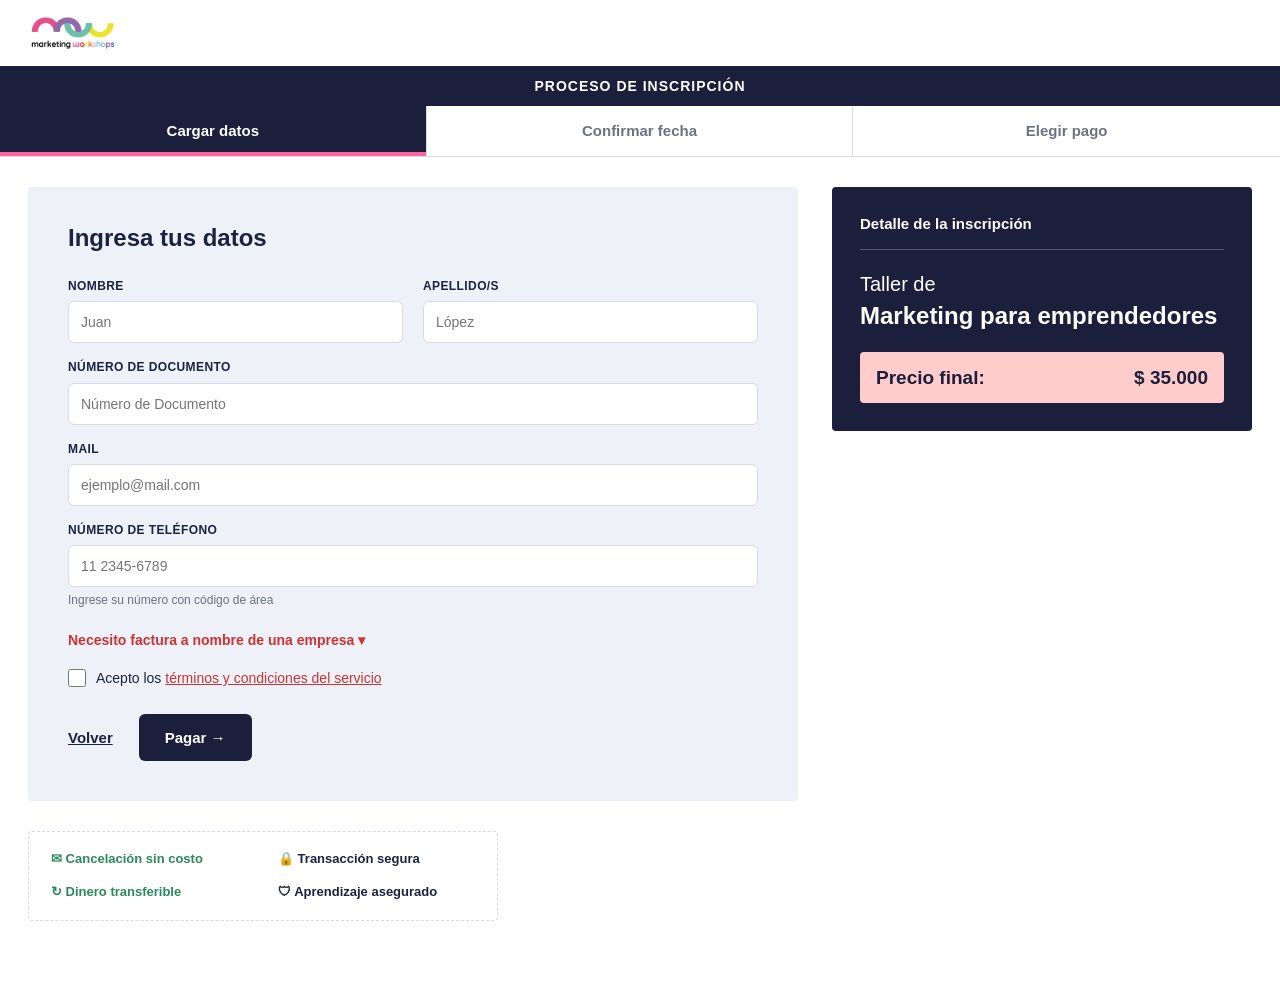
<file: inscripcion.html>
<!DOCTYPE html>
<html lang="es">
<head>
	<meta charset="utf-8">
	<meta name="viewport" content="width=device-width, initial-scale=1">
	<title>Proceso de inscripción — Marketing Workshops</title>
	<link rel="icon" href="assets/images/all-img/LOGO MW-01.png">
	<style>
		* { box-sizing: border-box; margin: 0; padding: 0; }
		:root {
			/* Paleta Marketing Workshops */
			--mw-pink: #ff6699;
			--mw-red: #cc3333;
			--mw-yellow: #ffcc33;
			--mw-mint: #66cc99;
			--mw-light-pink: #ffcccc;

			--ins-navy: #1b1f3b;
			--ins-blue: #ff6699;
			--ins-panel: #eef1f7;
			--ins-line: #d9dbe6;
			--ins-text: #1c2340;
			--ins-muted: #6b7280;
			--ins-lime: #c3f53c;
			--ins-link: #cc3333;
		}
		body {
			font-family: Arial, Helvetica, sans-serif;
			color: var(--ins-text);
			background: #fff;
			line-height: 1.45;
		}
		a { color: var(--ins-link); }

		/* Header */
		.ins-header {
			display: flex;
			align-items: center;
			justify-content: space-between;
			padding: 16px 28px;
			max-width: 1320px;
			margin: 0 auto;
		}
		.ins-header img { height: 34px; display: block; }
		.ins-locale {
			font-size: 14px;
			color: var(--ins-text);
			display: inline-flex;
			align-items: center;
			gap: 8px;
		}
		.ins-flag {
			width: 20px; height: 14px; border-radius: 2px;
			background: linear-gradient(#74acdf 0 33%, #fff 33% 66%, #74acdf 66% 100%);
			display: inline-block;
		}

		/* Title bar + steps */
		.ins-titlebar {
			background: var(--ins-navy);
			color: #fff;
			text-align: center;
			font-weight: 700;
			letter-spacing: 1px;
			font-size: 14px;
			padding: 10px;
			text-transform: uppercase;
		}
		.ins-steps {
			display: grid;
			grid-template-columns: repeat(3, 1fr);
			border-bottom: 1px solid var(--ins-line);
		}
		.ins-step {
			text-align: center;
			padding: 14px 8px;
			font-size: 15px;
			font-weight: 700;
			color: var(--ins-muted);
			background: #fff;
			border-right: 1px solid var(--ins-line);
		}
		.ins-step:last-child { border-right: 0; }
		.ins-step.is-active { background: var(--ins-navy); color: #fff; box-shadow: inset 0 -4px 0 var(--mw-pink); }
		.ins-step.is-done { color: var(--mw-mint); }

		/* Layout */
		.ins-wrap {
			max-width: 1320px;
			margin: 0 auto;
			display: grid;
			grid-template-columns: 1fr 420px;
			gap: 34px;
			padding: 30px 28px 60px;
			align-items: start;
		}
		.ins-main {
			background: var(--ins-panel);
			border-radius: 4px;
			padding: 34px 40px 40px;
		}

		h1.ins-h { font-size: 24px; font-weight: 700; margin-bottom: 22px; }
		.ins-sub { color: var(--ins-muted); font-size: 14px; margin: -14px 0 22px; }

		/* Form */
		.ins-grid2 { display: grid; grid-template-columns: 1fr 1fr; gap: 16px 20px; }
		.ins-field { margin-bottom: 16px; }
		.ins-field label {
			display: block;
			font-size: 12px;
			font-weight: 700;
			letter-spacing: .4px;
			text-transform: uppercase;
			color: var(--ins-text);
			margin-bottom: 6px;
		}
		.ins-field input,
		.ins-field select {
			width: 100%;
			border: 1px solid var(--ins-line);
			border-radius: 6px;
			padding: 12px 12px;
			font-size: 14px;
			font-family: inherit;
			background: #fff;
			color: var(--ins-text);
		}
		.ins-field input:focus,
		.ins-field select:focus { outline: 2px solid var(--ins-blue); outline-offset: 0; border-color: var(--ins-blue); }
		.ins-hint { font-size: 12px; color: var(--ins-muted); margin-top: 5px; }
		.ins-phone { display: grid; grid-template-columns: 92px 1fr; gap: 10px; }

		.ins-toggle-link {
			display: inline-block;
			font-weight: 700;
			font-size: 14px;
			margin: 4px 0 18px;
			cursor: pointer;
			color: var(--ins-link);
		}
		.ins-check {
			display: flex;
			align-items: center;
			gap: 10px;
			font-size: 14px;
			margin-bottom: 26px;
		}
		.ins-check input { width: 18px; height: 18px; }

		/* Buttons */
		.ins-actions { display: flex; align-items: center; gap: 26px; margin-top: 6px; }
		.ins-btn {
			border: 0;
			border-radius: 6px;
			background: var(--ins-navy);
			color: #fff;
			font-weight: 700;
			font-size: 15px;
			padding: 15px 26px;
			cursor: pointer;
			font-family: inherit;
			display: inline-flex;
			align-items: center;
			gap: 10px;
		}
		.ins-btn:hover { background: var(--mw-pink); }
		.ins-btn--ghost {
			background: #fff;
			color: var(--ins-navy);
			border: 1px solid var(--ins-navy);
		}
		.ins-btn--ghost:hover { background: #f1f4f9; }
		.ins-back {
			background: none;
			border: 0;
			font-weight: 700;
			text-decoration: underline;
			cursor: pointer;
			font-size: 15px;
			color: var(--ins-text);
			font-family: inherit;
		}

		/* Trust badges */
		.ins-trust {
			margin-top: 30px;
			border: 1px dashed var(--ins-line);
			border-radius: 4px;
			padding: 18px 22px;
			display: grid;
			grid-template-columns: 1fr 1fr;
			gap: 14px 30px;
			max-width: 470px;
		}
		.ins-trust span {
			display: inline-flex;
			align-items: center;
			gap: 10px;
			font-size: 13px;
			font-weight: 700;
			color: #2b8a5b;
		}
		.ins-trust span.is-dark { color: var(--ins-text); }

		/* Payment options */
		.ins-pay-opt {
			display: flex;
			align-items: center;
			gap: 14px;
			border: 1px solid var(--ins-line);
			border-radius: 8px;
			background: #fff;
			padding: 16px 18px;
			margin-bottom: 12px;
			cursor: pointer;
		}
		.ins-pay-opt.is-active {
			border-color: var(--ins-blue);
			box-shadow: inset 3px 0 0 var(--ins-blue);
		}
		.ins-pay-ico {
			width: 40px; height: 40px; flex: 0 0 40px;
			display: grid; place-items: center;
			color: var(--ins-navy);
		}
		.ins-pay-ico svg { width: 30px; height: 30px; }
		.ins-pay-txt strong { display: block; font-size: 15px; }
		.ins-pay-txt small { color: var(--ins-link); font-size: 13px; }

		/* Transfer detail card */
		.ins-detail-card {
			background: #fff;
			border-radius: 6px;
			padding: 34px 40px 40px;
		}
		.ins-detail-card h2 { font-size: 20px; font-weight: 700; margin-bottom: 14px; }
		.ins-detail-sep {
			border: 0;
			border-top: 2px solid var(--ins-blue);
			position: relative;
			margin: 6px 0 26px;
		}
		.ins-detail-sep::after {
			content: "";
			position: absolute;
			left: 46px;
			top: -1px;
			width: 22px; height: 22px;
			background: #fff;
			border-right: 2px solid var(--ins-blue);
			border-bottom: 2px solid var(--ins-blue);
			transform: translateY(-2px) rotate(45deg);
		}
		.ins-method-title {
			display: flex; align-items: center; gap: 12px;
			font-size: 18px; font-weight: 700; margin-bottom: 22px;
		}
		.ins-method-title svg { width: 30px; height: 30px; color: var(--ins-navy); }
		.ins-bank-h { font-weight: 700; margin-bottom: 8px; }
		.ins-bank-data { color: #2b8a5b; font-size: 14px; margin-bottom: 24px; }
		.ins-bank-data div { margin-bottom: 3px; }

		/* Aside */
		.ins-summary {
			background: var(--ins-navy);
			color: #fff;
			border-radius: 4px;
			padding: 26px 28px 28px;
		}
		.ins-summary-h { font-size: 15px; font-weight: 700; }
		.ins-summary hr { border: 0; border-top: 1px solid rgba(255,255,255,.25); margin: 14px 0 20px; }
		.ins-course-label { font-size: 20px; font-weight: 400; }
		.ins-course-name { font-size: 24px; font-weight: 700; margin-bottom: 18px; }
		.ins-price-final {
			display: flex; justify-content: space-between;
			background: var(--mw-light-pink);
			color: var(--ins-navy);
			font-weight: 700;
			font-size: 19px;
			padding: 12px 16px;
			border-radius: 4px;
			margin-top: 4px;
		}
		.ins-currency-note { text-align: center; font-size: 13px; margin-top: 18px; color: #e7e9f5; }

		.ins-personal {
			border: 1px dashed var(--ins-line);
			border-radius: 4px;
			padding: 22px 26px;
			margin-top: 20px;
			font-size: 14px;
		}
		.ins-personal h3 { font-size: 16px; margin: 0 0 8px; }
		.ins-personal h3 + p { margin-bottom: 4px; }
		.ins-personal .ins-blk { margin-top: 18px; }
		.ins-personal .ins-hl { color: var(--ins-link); }

		/* Success */
		.ins-success {
			background: #fff;
			border-radius: 6px;
			padding: 44px 40px;
			text-align: center;
		}
		.ins-success .tick {
			width: 64px; height: 64px; border-radius: 50%;
			background: #e5f6ec; color: #2b8a5b;
			display: grid; place-items: center; margin: 0 auto 18px;
		}
		.ins-success .tick svg { width: 34px; height: 34px; }
		.ins-success h2 { font-size: 22px; margin-bottom: 10px; }
		.ins-success p { color: var(--ins-muted); font-size: 15px; }

		[hidden] { display: none !important; }

		@media (max-width: 980px) {
			.ins-wrap { grid-template-columns: 1fr; }
			.ins-main { padding: 26px 20px 30px; }
			.ins-grid2 { grid-template-columns: 1fr; }
			.ins-detail-card { padding: 26px 20px; }
		}
	</style>
</head>
<body>
	<header class="ins-header">
		<a href="index.html"><img src="assets/images/all-img/LOGO MW-01.png" alt="Marketing Workshops"></a>
	</header>

	<div class="ins-titlebar">Proceso de inscripción</div>
	<div class="ins-steps">
		<div class="ins-step is-active" data-step="1">Cargar datos</div>
		<div class="ins-step" data-step="2">Confirmar fecha</div>
		<div class="ins-step" data-step="3">Elegir pago</div>
	</div>

	<div class="ins-wrap">
		<main>
			<div class="ins-main">
				<!-- ============ PANE 1: DATOS ============ -->
				<section class="ins-pane" data-pane="1">
					<h1 class="ins-h">Ingresa tus datos</h1>
					<form id="ins-form" novalidate>
						<div class="ins-grid2">
							<div class="ins-field">
								<label for="f-nombre">Nombre</label>
								<input type="text" id="f-nombre" name="nombre" placeholder="Juan" required>
							</div>
							<div class="ins-field">
								<label for="f-apellido">Apellido/s</label>
								<input type="text" id="f-apellido" name="apellido" placeholder="López" required>
							</div>
						</div>
						<div class="ins-field">
							<label for="f-doc">Número de documento</label>
							<input type="text" id="f-doc" name="doc" placeholder="Número de Documento" required>
						</div>
						<div class="ins-field">
							<label for="f-mail">Mail</label>
							<input type="email" id="f-mail" name="mail" placeholder="ejemplo@mail.com" required>
						</div>
						<div class="ins-field">
							<label for="f-tel">Número de teléfono</label>
							<input type="text" id="f-tel" name="tel" placeholder="11 2345-6789" required>
							<p class="ins-hint">Ingrese su número con código de área</p>
						</div>

						<span class="ins-toggle-link" id="f-empresa-toggle">Necesito factura a nombre de una empresa &#9662;</span>
						<div id="f-empresa" hidden>
							<div class="ins-grid2">
								<div class="ins-field">
									<label for="f-razon">Razón social</label>
									<input type="text" id="f-razon" name="razon" placeholder="Empresa S.A.">
								</div>
								<div class="ins-field">
									<label for="f-cuit-emp">CUIT</label>
									<input type="text" id="f-cuit-emp" name="cuitEmp" placeholder="30-12345678-9">
								</div>
							</div>
						</div>

						<label class="ins-check">
							<input type="checkbox" id="f-terminos">
							<span>Acepto los <a href="#">términos y condiciones del servicio</a></span>
						</label>

						<p class="ins-hint" id="f-error" style="color:#c23; font-weight:700; margin-bottom:14px;" hidden>Completá los campos obligatorios y aceptá los términos.</p>

						<div class="ins-actions">
							<button type="button" class="ins-back" onclick="window.location.href='index.html'">Volver</button>
							<button type="submit" class="ins-btn" id="btn-pagar">Pagar &rarr;</button>
						</div>
					</form>
				</section>

				<!-- ============ PANE 2: ELEGIR PAGO ============ -->
				<section class="ins-pane" data-pane="2" hidden>
					<h1 class="ins-h">Elige el medio de pago</h1>
					<p class="ins-sub">Selecciona cómo deseas abonar tu formación.</p>

					<div class="ins-pay-opt is-active" id="opt-transfer">
						<span class="ins-pay-ico" aria-hidden="true">
							<svg viewBox="0 0 24 24" fill="none" stroke="currentColor" stroke-width="1.8" stroke-linecap="round" stroke-linejoin="round"><path d="M3 21h18M4 10h16M5 10 12 4l7 6M6 10v8M10 10v8M14 10v8M18 10v8"></path></svg>
						</span>
						<span class="ins-pay-txt">
							<strong>Transferencia bancaria</strong>
							<small id="opt-transfer-price">Precio final: $ 0</small>
						</span>
					</div>

					<div class="ins-actions" style="margin-top:22px;">
						<button type="button" class="ins-back" data-goto="1">Volver</button>
						<button type="button" class="ins-btn" id="btn-continuar">Continuar</button>
					</div>
				</section>

				<!-- ============ PANE 3: DETALLE TRANSFERENCIA ============ -->
				<section class="ins-pane" data-pane="3" hidden>
					<div class="ins-detail-card">
						<h2>Elegiste el medio de pago</h2>
						<hr class="ins-detail-sep">
						<div class="ins-method-title">
							<svg viewBox="0 0 24 24" fill="none" stroke="currentColor" stroke-width="1.8" stroke-linecap="round" stroke-linejoin="round"><path d="M3 21h18M4 10h16M5 10 12 4l7 6M6 10v8M10 10v8M14 10v8M18 10v8"></path></svg>
							Transferencia bancaria
						</div>

						<p class="ins-bank-h">Datos bancarios de Marketing Workshops</p>
						<div class="ins-bank-data" id="bank-data"></div>

						<p class="ins-bank-h">Datos de quien transfiere</p>
						<div class="ins-field">
							<label for="t-cuit">CUIT/CUIL *</label>
							<input type="text" id="t-cuit" placeholder="27-12345678-9">
						</div>
						<div class="ins-field">
							<label for="t-nombre">Nombre *</label>
							<input type="text" id="t-nombre">
						</div>
						<div class="ins-field">
							<label for="t-apellido">Apellido/s *</label>
							<input type="text" id="t-apellido">
						</div>

						<div class="ins-actions" style="justify-content:space-between; max-width:520px;">
							<button type="button" class="ins-btn ins-btn--ghost" data-goto="2">Cancelar</button>
							<button type="button" class="ins-btn" id="btn-reservar">Reservar lugar</button>
						</div>
					</div>
				</section>

				<!-- ============ PANE 4: OK ============ -->
				<section class="ins-pane" data-pane="4" hidden>
					<div class="ins-success">
						<span class="tick" aria-hidden="true">
							<svg viewBox="0 0 24 24" fill="none" stroke="currentColor" stroke-width="2.4" stroke-linecap="round" stroke-linejoin="round"><path d="M20 6 9 17l-5-5"></path></svg>
						</span>
						<h2>¡Lugar reservado!</h2>
						<p>Te enviamos por mail los datos para completar la transferencia y confirmar tu inscripción.</p>
					</div>
				</section>
			</div>

			<div class="ins-trust">
				<span>&#9993; Cancelación sin costo</span>
				<span class="is-dark">&#128274; Transacción segura</span>
				<span>&#8635; Dinero transferible</span>
				<span class="is-dark">&#128737; Aprendizaje asegurado</span>
			</div>
		</main>

		<aside>
			<div class="ins-summary">
				<div class="ins-summary-h">Detalle de la inscripción</div>
				<hr>
				<div class="ins-course-label">Taller de</div>
				<div class="ins-course-name" id="s-taller">Marketing para emprendedores</div>
				<div class="ins-price-final"><span>Precio final:</span><span id="s-final">$ 0</span></div>
				<p class="ins-currency-note" id="s-currency" hidden>Los precios están expresados en ARS (pesos argentinos).</p>
			</div>

			<div class="ins-personal" id="s-personal" hidden>
				<h3>Datos personales</h3>
				<p>Nombre y apellido: <span id="p-nombre"></span></p>
				<p>Número de Documento: <span id="p-doc"></span></p>
				<p>Teléfono: <span class="ins-hl" id="p-tel"></span></p>
				<p>e-mail: <span class="ins-hl" id="p-mail"></span></p>
				<div class="ins-blk">
					<h3>Fecha</h3>
					<p>Inicio: <span id="p-inicio"></span></p>
					<p>Finalización: <span id="p-fin"></span></p>
					<p>Horario: <span id="p-horario"></span> <span class="ins-flag" aria-hidden="true"></span> Hora Argentina</p>
				</div>
			</div>
		</aside>
	</div>

	<script>
	(function () {
		var qs = new URLSearchParams(window.location.search);
		function param(k, d) { var v = qs.get(k); return (v && v.trim()) ? v.trim() : (d || ''); }

		// ---- Precio ----
		var PRECIO_FINAL = 35000;

		function money(n) {
			return '$ ' + n.toLocaleString('es-AR');
		}

		document.getElementById('s-taller').textContent = param('taller', 'Marketing para emprendedores');
		document.getElementById('s-final').textContent = money(PRECIO_FINAL);
		document.getElementById('opt-transfer-price').textContent = 'Precio final: ' + money(PRECIO_FINAL);
		document.title = 'Inscripción · ' + param('taller', 'Marketing Workshops');

		// ---- Navegación entre panes ----
		var panes = document.querySelectorAll('.ins-pane');
		var steps = document.querySelectorAll('.ins-step');
		function showPane(n) {
			panes.forEach(function (p) { p.hidden = (p.getAttribute('data-pane') !== String(n)); });
			// Mapa pane -> paso visible (pane 3 y 4 siguen en "Elegir pago")
			var stepForPane = { 1: 1, 2: 3, 3: 3, 4: 3 };
			var current = stepForPane[n];
			steps.forEach(function (s) {
				var sn = parseInt(s.getAttribute('data-step'), 10);
				s.classList.toggle('is-active', sn === current);
				s.classList.toggle('is-done', sn < current);
			});
			document.getElementById('s-currency').hidden = (n === 1);
			window.scrollTo({ top: 0, behavior: 'smooth' });
		}

		// ---- Empresa toggle ----
		document.getElementById('f-empresa-toggle').addEventListener('click', function () {
			var box = document.getElementById('f-empresa');
			box.hidden = !box.hidden;
		});

		// ---- Paso 1: Pagar ----
		document.getElementById('ins-form').addEventListener('submit', function (e) {
			e.preventDefault();
			var nombre = document.getElementById('f-nombre').value.trim();
			var apellido = document.getElementById('f-apellido').value.trim();
			var doc = document.getElementById('f-doc').value.trim();
			var mail = document.getElementById('f-mail').value.trim();
			var tel = document.getElementById('f-tel').value.trim();
			var ok = nombre && apellido && doc && /\S+@\S+\.\S+/.test(mail) && tel && document.getElementById('f-terminos').checked;
			document.getElementById('f-error').hidden = !!ok;
			if (!ok) { return; }

			document.getElementById('p-nombre').textContent = nombre + ' ' + apellido;
			document.getElementById('p-doc').textContent = doc;
			document.getElementById('p-tel').textContent = tel;
			document.getElementById('p-mail').textContent = mail;
			document.getElementById('p-inicio').textContent = param('inicio', 'A confirmar');
			document.getElementById('p-fin').textContent = param('fin', 'A confirmar');
			document.getElementById('p-horario').textContent = param('horario', 'A confirmar');
			document.getElementById('s-personal').hidden = false;

			// Prefill datos de quien transfiere
			document.getElementById('t-nombre').value = nombre;
			document.getElementById('t-apellido').value = apellido;

			showPane(2);
		});

		// ---- Botones "Volver" / "Cancelar" con data-goto ----
		document.querySelectorAll('[data-goto]').forEach(function (b) {
			b.addEventListener('click', function () { showPane(parseInt(b.getAttribute('data-goto'), 10)); });
		});

		// ---- Paso 2: Continuar -> datos random ----
		function randInt(len) {
			var s = '';
			for (var i = 0; i < len; i++) { s += Math.floor(Math.random() * 10); }
			return s;
		}
		function pick(arr) { return arr[Math.floor(Math.random() * arr.length)]; }
		function cuit() {
			var pre = pick(['30', '33', '34']);
			return pre + '-' + randInt(8) + '-' + Math.floor(Math.random() * 10);
		}

		function generarDatosBancarios() {
			var titulares = ['Marketing Workshops SRL', 'MW Estudio Creativo SRL', 'Workshops MKT SAS', 'MW Formación SRL'];
			var bancos = ['Banco Galicia', 'Banco Santander', 'BBVA Argentina', 'Banco Nación', 'Banco Macro', 'Banco Ciudad', 'Brubank'];
			var tipos = ['Cuenta Corriente', 'Caja de Ahorro'];
			var alias = ['MKT.WORKSHOPS.ARS', 'WORKSHOPS.MW.PESOS', 'MW.TALLERES.CTA', 'PAGOS.MW.ARS'];
			var cbu = randInt(22);
			var rows = [
				['Titular', pick(titulares)],
				['Banco', pick(bancos)],
				['Nro. de cuenta', randInt(9)],
				['CUIT', cuit()],
				['Sucursal', randInt(3)],
				['Tipo de cuenta', pick(tipos)],
				['CBU', cbu + '  ·  Alias: ' + pick(alias)]
			];
			document.getElementById('bank-data').innerHTML = rows.map(function (r) {
				return '<div>' + r[0] + ': ' + r[1] + '</div>';
			}).join('');
		}

		document.getElementById('btn-continuar').addEventListener('click', function () {
			generarDatosBancarios();
			showPane(3);
		});

		// ---- Paso 3: Reservar lugar ----
		document.getElementById('btn-reservar').addEventListener('click', function () {
			showPane(4);
		});
	})();
	</script>
</body>
</html>
</file>
<file: assets/webfonts/themify-icons.css>
@font-face {
	font-family: 'themify';
	src:url('../webfonts/themify.eot?-fvbane');
	src:url('../webfonts/themify.eot?#iefix-fvbane') format('embedded-opentype'),
		url('../webfonts/themify.woff?-fvbane') format('woff'),
		url('../webfonts/themify.ttf?-fvbane') format('truetype'),
		url('../webfonts/themify.svg?-fvbane#themify') format('svg');
	font-weight: normal;
	font-style: normal;
}

[class^="ti-"], [class*=" ti-"] {
	font-family: 'themify';
	speak: none;
	font-style: normal;
	font-weight: normal;
	font-variant: normal;
	text-transform: none;
	line-height: 1;

	/* Better Font Rendering =========== */
	-webkit-font-smoothing: antialiased;
	-moz-osx-font-smoothing: grayscale;
}

.ti-wand:before {
	content: "\e600";
}
.ti-volume:before {
	content: "\e601";
}
.ti-user:before {
	content: "\e602";
}
.ti-unlock:before {
	content: "\e603";
}
.ti-unlink:before {
	content: "\e604";
}
.ti-trash:before {
	content: "\e605";
}
.ti-thought:before {
	content: "\e606";
}
.ti-target:before {
	content: "\e607";
}
.ti-tag:before {
	content: "\e608";
}
.ti-tablet:before {
	content: "\e609";
}
.ti-star:before {
	content: "\e60a";
}
.ti-spray:before {
	content: "\e60b";
}
.ti-signal:before {
	content: "\e60c";
}
.ti-shopping-cart:before {
	content: "\e60d";
}
.ti-shopping-cart-full:before {
	content: "\e60e";
}
.ti-settings:before {
	content: "\e60f";
}
.ti-search:before {
	content: "\e610";
}
.ti-zoom-in:before {
	content: "\e611";
}
.ti-zoom-out:before {
	content: "\e612";
}
.ti-cut:before {
	content: "\e613";
}
.ti-ruler:before {
	content: "\e614";
}
.ti-ruler-pencil:before {
	content: "\e615";
}
.ti-ruler-alt:before {
	content: "\e616";
}
.ti-bookmark:before {
	content: "\e617";
}
.ti-bookmark-alt:before {
	content: "\e618";
}
.ti-reload:before {
	content: "\e619";
}
.ti-plus:before {
	content: "\e61a";
}
.ti-pin:before {
	content: "\e61b";
}
.ti-pencil:before {
	content: "\e61c";
}
.ti-pencil-alt:before {
	content: "\e61d";
}
.ti-paint-roller:before {
	content: "\e61e";
}
.ti-paint-bucket:before {
	content: "\e61f";
}
.ti-na:before {
	content: "\e620";
}
.ti-mobile:before {
	content: "\e621";
}
.ti-minus:before {
	content: "\e622";
}
.ti-medall:before {
	content: "\e623";
}
.ti-medall-alt:before {
	content: "\e624";
}
.ti-marker:before {
	content: "\e625";
}
.ti-marker-alt:before {
	content: "\e626";
}
.ti-arrow-up:before {
	content: "\e627";
}
.ti-arrow-right:before {
	content: "\e628";
}
.ti-arrow-left:before {
	content: "\e629";
}
.ti-arrow-down:before {
	content: "\e62a";
}
.ti-lock:before {
	content: "\e62b";
}
.ti-location-arrow:before {
	content: "\e62c";
}
.ti-link:before {
	content: "\e62d";
}
.ti-layout:before {
	content: "\e62e";
}
.ti-layers:before {
	content: "\e62f";
}
.ti-layers-alt:before {
	content: "\e630";
}
.ti-key:before {
	content: "\e631";
}
.ti-import:before {
	content: "\e632";
}
.ti-image:before {
	content: "\e633";
}
.ti-heart:before {
	content: "\e634";
}
.ti-heart-broken:before {
	content: "\e635";
}
.ti-hand-stop:before {
	content: "\e636";
}
.ti-hand-open:before {
	content: "\e637";
}
.ti-hand-drag:before {
	content: "\e638";
}
.ti-folder:before {
	content: "\e639";
}
.ti-flag:before {
	content: "\e63a";
}
.ti-flag-alt:before {
	content: "\e63b";
}
.ti-flag-alt-2:before {
	content: "\e63c";
}
.ti-eye:before {
	content: "\e63d";
}
.ti-export:before {
	content: "\e63e";
}
.ti-exchange-vertical:before {
	content: "\e63f";
}
.ti-desktop:before {
	content: "\e640";
}
.ti-cup:before {
	content: "\e641";
}
.ti-crown:before {
	content: "\e642";
}
.ti-comments:before {
	content: "\e643";
}
.ti-comment:before {
	content: "\e644";
}
.ti-comment-alt:before {
	content: "\e645";
}
.ti-close:before {
	content: "\e646";
}
.ti-clip:before {
	content: "\e647";
}
.ti-angle-up:before {
	content: "\e648";
}
.ti-angle-right:before {
	content: "\e649";
}
.ti-angle-left:before {
	content: "\e64a";
}
.ti-angle-down:before {
	content: "\e64b";
}
.ti-check:before {
	content: "\e64c";
}
.ti-check-box:before {
	content: "\e64d";
}
.ti-camera:before {
	content: "\e64e";
}
.ti-announcement:before {
	content: "\e64f";
}
.ti-brush:before {
	content: "\e650";
}
.ti-briefcase:before {
	content: "\e651";
}
.ti-bolt:before {
	content: "\e652";
}
.ti-bolt-alt:before {
	content: "\e653";
}
.ti-blackboard:before {
	content: "\e654";
}
.ti-bag:before {
	content: "\e655";
}
.ti-move:before {
	content: "\e656";
}
.ti-arrows-vertical:before {
	content: "\e657";
}
.ti-arrows-horizontal:before {
	content: "\e658";
}
.ti-fullscreen:before {
	content: "\e659";
}
.ti-arrow-top-right:before {
	content: "\e65a";
}
.ti-arrow-top-left:before {
	content: "\e65b";
}
.ti-arrow-circle-up:before {
	content: "\e65c";
}
.ti-arrow-circle-right:before {
	content: "\e65d";
}
.ti-arrow-circle-left:before {
	content: "\e65e";
}
.ti-arrow-circle-down:before {
	content: "\e65f";
}
.ti-angle-double-up:before {
	content: "\e660";
}
.ti-angle-double-right:before {
	content: "\e661";
}
.ti-angle-double-left:before {
	content: "\e662";
}
.ti-angle-double-down:before {
	content: "\e663";
}
.ti-zip:before {
	content: "\e664";
}
.ti-world:before {
	content: "\e665";
}
.ti-wheelchair:before {
	content: "\e666";
}
.ti-view-list:before {
	content: "\e667";
}
.ti-view-list-alt:before {
	content: "\e668";
}
.ti-view-grid:before {
	content: "\e669";
}
.ti-uppercase:before {
	content: "\e66a";
}
.ti-upload:before {
	content: "\e66b";
}
.ti-underline:before {
	content: "\e66c";
}
.ti-truck:before {
	content: "\e66d";
}
.ti-timer:before {
	content: "\e66e";
}
.ti-ticket:before {
	content: "\e66f";
}
.ti-thumb-up:before {
	content: "\e670";
}
.ti-thumb-down:before {
	content: "\e671";
}
.ti-text:before {
	content: "\e672";
}
.ti-stats-up:before {
	content: "\e673";
}
.ti-stats-down:before {
	content: "\e674";
}
.ti-split-v:before {
	content: "\e675";
}
.ti-split-h:before {
	content: "\e676";
}
.ti-smallcap:before {
	content: "\e677";
}
.ti-shine:before {
	content: "\e678";
}
.ti-shift-right:before {
	content: "\e679";
}
.ti-shift-left:before {
	content: "\e67a";
}
.ti-shield:before {
	content: "\e67b";
}
.ti-notepad:before {
	content: "\e67c";
}
.ti-server:before {
	content: "\e67d";
}
.ti-quote-right:before {
	content: "\e67e";
}
.ti-quote-left:before {
	content: "\e67f";
}
.ti-pulse:before {
	content: "\e680";
}
.ti-printer:before {
	content: "\e681";
}
.ti-power-off:before {
	content: "\e682";
}
.ti-plug:before {
	content: "\e683";
}
.ti-pie-chart:before {
	content: "\e684";
}
.ti-paragraph:before {
	content: "\e685";
}
.ti-panel:before {
	content: "\e686";
}
.ti-package:before {
	content: "\e687";
}
.ti-music:before {
	content: "\e688";
}
.ti-music-alt:before {
	content: "\e689";
}
.ti-mouse:before {
	content: "\e68a";
}
.ti-mouse-alt:before {
	content: "\e68b";
}
.ti-money:before {
	content: "\e68c";
}
.ti-microphone:before {
	content: "\e68d";
}
.ti-menu:before {
	content: "\e68e";
}
.ti-menu-alt:before {
	content: "\e68f";
}
.ti-map:before {
	content: "\e690";
}
.ti-map-alt:before {
	content: "\e691";
}
.ti-loop:before {
	content: "\e692";
}
.ti-location-pin:before {
	content: "\e693";
}
.ti-list:before {
	content: "\e694";
}
.ti-light-bulb:before {
	content: "\e695";
}
.ti-Italic:before {
	content: "\e696";
}
.ti-info:before {
	content: "\e697";
}
.ti-infinite:before {
	content: "\e698";
}
.ti-id-badge:before {
	content: "\e699";
}
.ti-hummer:before {
	content: "\e69a";
}
.ti-home:before {
	content: "\e69b";
}
.ti-help:before {
	content: "\e69c";
}
.ti-headphone:before {
	content: "\e69d";
}
.ti-harddrives:before {
	content: "\e69e";
}
.ti-harddrive:before {
	content: "\e69f";
}
.ti-gift:before {
	content: "\e6a0";
}
.ti-game:before {
	content: "\e6a1";
}
.ti-filter:before {
	content: "\e6a2";
}
.ti-files:before {
	content: "\e6a3";
}
.ti-file:before {
	content: "\e6a4";
}
.ti-eraser:before {
	content: "\e6a5";
}
.ti-envelope:before {
	content: "\e6a6";
}
.ti-download:before {
	content: "\e6a7";
}
.ti-direction:before {
	content: "\e6a8";
}
.ti-direction-alt:before {
	content: "\e6a9";
}
.ti-dashboard:before {
	content: "\e6aa";
}
.ti-control-stop:before {
	content: "\e6ab";
}
.ti-control-shuffle:before {
	content: "\e6ac";
}
.ti-control-play:before {
	content: "\e6ad";
}
.ti-control-pause:before {
	content: "\e6ae";
}
.ti-control-forward:before {
	content: "\e6af";
}
.ti-control-backward:before {
	content: "\e6b0";
}
.ti-cloud:before {
	content: "\e6b1";
}
.ti-cloud-up:before {
	content: "\e6b2";
}
.ti-cloud-down:before {
	content: "\e6b3";
}
.ti-clipboard:before {
	content: "\e6b4";
}
.ti-car:before {
	content: "\e6b5";
}
.ti-calendar:before {
	content: "\e6b6";
}
.ti-book:before {
	content: "\e6b7";
}
.ti-bell:before {
	content: "\e6b8";
}
.ti-basketball:before {
	content: "\e6b9";
}
.ti-bar-chart:before {
	content: "\e6ba";
}
.ti-bar-chart-alt:before {
	content: "\e6bb";
}
.ti-back-right:before {
	content: "\e6bc";
}
.ti-back-left:before {
	content: "\e6bd";
}
.ti-arrows-corner:before {
	content: "\e6be";
}
.ti-archive:before {
	content: "\e6bf";
}
.ti-anchor:before {
	content: "\e6c0";
}
.ti-align-right:before {
	content: "\e6c1";
}
.ti-align-left:before {
	content: "\e6c2";
}
.ti-align-justify:before {
	content: "\e6c3";
}
.ti-align-center:before {
	content: "\e6c4";
}
.ti-alert:before {
	content: "\e6c5";
}
.ti-alarm-clock:before {
	content: "\e6c6";
}
.ti-agenda:before {
	content: "\e6c7";
}
.ti-write:before {
	content: "\e6c8";
}
.ti-window:before {
	content: "\e6c9";
}
.ti-widgetized:before {
	content: "\e6ca";
}
.ti-widget:before {
	content: "\e6cb";
}
.ti-widget-alt:before {
	content: "\e6cc";
}
.ti-wallet:before {
	content: "\e6cd";
}
.ti-video-clapper:before {
	content: "\e6ce";
}
.ti-video-camera:before {
	content: "\e6cf";
}
.ti-vector:before {
	content: "\e6d0";
}
.ti-themify-logo:before {
	content: "\e6d1";
}
.ti-themify-favicon:before {
	content: "\e6d2";
}
.ti-themify-favicon-alt:before {
	content: "\e6d3";
}
.ti-support:before {
	content: "\e6d4";
}
.ti-stamp:before {
	content: "\e6d5";
}
.ti-split-v-alt:before {
	content: "\e6d6";
}
.ti-slice:before {
	content: "\e6d7";
}
.ti-shortcode:before {
	content: "\e6d8";
}
.ti-shift-right-alt:before {
	content: "\e6d9";
}
.ti-shift-left-alt:before {
	content: "\e6da";
}
.ti-ruler-alt-2:before {
	content: "\e6db";
}
.ti-receipt:before {
	content: "\e6dc";
}
.ti-pin2:before {
	content: "\e6dd";
}
.ti-pin-alt:before {
	content: "\e6de";
}
.ti-pencil-alt2:before {
	content: "\e6df";
}
.ti-palette:before {
	content: "\e6e0";
}
.ti-more:before {
	content: "\e6e1";
}
.ti-more-alt:before {
	content: "\e6e2";
}
.ti-microphone-alt:before {
	content: "\e6e3";
}
.ti-magnet:before {
	content: "\e6e4";
}
.ti-line-double:before {
	content: "\e6e5";
}
.ti-line-dotted:before {
	content: "\e6e6";
}
.ti-line-dashed:before {
	content: "\e6e7";
}
.ti-layout-width-full:before {
	content: "\e6e8";
}
.ti-layout-width-default:before {
	content: "\e6e9";
}
.ti-layout-width-default-alt:before {
	content: "\e6ea";
}
.ti-layout-tab:before {
	content: "\e6eb";
}
.ti-layout-tab-window:before {
	content: "\e6ec";
}
.ti-layout-tab-v:before {
	content: "\e6ed";
}
.ti-layout-tab-min:before {
	content: "\e6ee";
}
.ti-layout-slider:before {
	content: "\e6ef";
}
.ti-layout-slider-alt:before {
	content: "\e6f0";
}
.ti-layout-sidebar-right:before {
	content: "\e6f1";
}
.ti-layout-sidebar-none:before {
	content: "\e6f2";
}
.ti-layout-sidebar-left:before {
	content: "\e6f3";
}
.ti-layout-placeholder:before {
	content: "\e6f4";
}
.ti-layout-menu:before {
	content: "\e6f5";
}
.ti-layout-menu-v:before {
	content: "\e6f6";
}
.ti-layout-menu-separated:before {
	content: "\e6f7";
}
.ti-layout-menu-full:before {
	content: "\e6f8";
}
.ti-layout-media-right-alt:before {
	content: "\e6f9";
}
.ti-layout-media-right:before {
	content: "\e6fa";
}
.ti-layout-media-overlay:before {
	content: "\e6fb";
}
.ti-layout-media-overlay-alt:before {
	content: "\e6fc";
}
.ti-layout-media-overlay-alt-2:before {
	content: "\e6fd";
}
.ti-layout-media-left-alt:before {
	content: "\e6fe";
}
.ti-layout-media-left:before {
	content: "\e6ff";
}
.ti-layout-media-center-alt:before {
	content: "\e700";
}
.ti-layout-media-center:before {
	content: "\e701";
}
.ti-layout-list-thumb:before {
	content: "\e702";
}
.ti-layout-list-thumb-alt:before {
	content: "\e703";
}
.ti-layout-list-post:before {
	content: "\e704";
}
.ti-layout-list-large-image:before {
	content: "\e705";
}
.ti-layout-line-solid:before {
	content: "\e706";
}
.ti-layout-grid4:before {
	content: "\e707";
}
.ti-layout-grid3:before {
	content: "\e708";
}
.ti-layout-grid2:before {
	content: "\e709";
}
.ti-layout-grid2-thumb:before {
	content: "\e70a";
}
.ti-layout-cta-right:before {
	content: "\e70b";
}
.ti-layout-cta-left:before {
	content: "\e70c";
}
.ti-layout-cta-center:before {
	content: "\e70d";
}
.ti-layout-cta-btn-right:before {
	content: "\e70e";
}
.ti-layout-cta-btn-left:before {
	content: "\e70f";
}
.ti-layout-column4:before {
	content: "\e710";
}
.ti-layout-column3:before {
	content: "\e711";
}
.ti-layout-column2:before {
	content: "\e712";
}
.ti-layout-accordion-separated:before {
	content: "\e713";
}
.ti-layout-accordion-merged:before {
	content: "\e714";
}
.ti-layout-accordion-list:before {
	content: "\e715";
}
.ti-ink-pen:before {
	content: "\e716";
}
.ti-info-alt:before {
	content: "\e717";
}
.ti-help-alt:before {
	content: "\e718";
}
.ti-headphone-alt:before {
	content: "\e719";
}
.ti-hand-point-up:before {
	content: "\e71a";
}
.ti-hand-point-right:before {
	content: "\e71b";
}
.ti-hand-point-left:before {
	content: "\e71c";
}
.ti-hand-point-down:before {
	content: "\e71d";
}
.ti-gallery:before {
	content: "\e71e";
}
.ti-face-smile:before {
	content: "\e71f";
}
.ti-face-sad:before {
	content: "\e720";
}
.ti-credit-card:before {
	content: "\e721";
}
.ti-control-skip-forward:before {
	content: "\e722";
}
.ti-control-skip-backward:before {
	content: "\e723";
}
.ti-control-record:before {
	content: "\e724";
}
.ti-control-eject:before {
	content: "\e725";
}
.ti-comments-smiley:before {
	content: "\e726";
}
.ti-brush-alt:before {
	content: "\e727";
}
.ti-youtube:before {
	content: "\e728";
}
.ti-vimeo:before {
	content: "\e729";
}
.ti-twitter:before {
	content: "\e72a";
}
.ti-time:before {
	content: "\e72b";
}
.ti-tumblr:before {
	content: "\e72c";
}
.ti-skype:before {
	content: "\e72d";
}
.ti-share:before {
	content: "\e72e";
}
.ti-share-alt:before {
	content: "\e72f";
}
.ti-rocket:before {
	content: "\e730";
}
.ti-pinterest:before {
	content: "\e731";
}
.ti-new-window:before {
	content: "\e732";
}
.ti-microsoft:before {
	content: "\e733";
}
.ti-list-ol:before {
	content: "\e734";
}
.ti-linkedin:before {
	content: "\e735";
}
.ti-layout-sidebar-2:before {
	content: "\e736";
}
.ti-layout-grid4-alt:before {
	content: "\e737";
}
.ti-layout-grid3-alt:before {
	content: "\e738";
}
.ti-layout-grid2-alt:before {
	content: "\e739";
}
.ti-layout-column4-alt:before {
	content: "\e73a";
}
.ti-layout-column3-alt:before {
	content: "\e73b";
}
.ti-layout-column2-alt:before {
	content: "\e73c";
}
.ti-instagram:before {
	content: "\e73d";
}
.ti-google:before {
	content: "\e73e";
}
.ti-github:before {
	content: "\e73f";
}
.ti-flickr:before {
	content: "\e740";
}
.ti-facebook:before {
	content: "\e741";
}
.ti-dropbox:before {
	content: "\e742";
}
.ti-dribbble:before {
	content: "\e743";
}
.ti-apple:before {
	content: "\e744";
}
.ti-android:before {
	content: "\e745";
}
.ti-save:before {
	content: "\e746";
}
.ti-save-alt:before {
	content: "\e747";
}
.ti-yahoo:before {
	content: "\e748";
}
.ti-wordpress:before {
	content: "\e749";
}
.ti-vimeo-alt:before {
	content: "\e74a";
}
.ti-twitter-alt:before {
	content: "\e74b";
}
.ti-tumblr-alt:before {
	content: "\e74c";
}
.ti-trello:before {
	content: "\e74d";
}
.ti-stack-overflow:before {
	content: "\e74e";
}
.ti-soundcloud:before {
	content: "\e74f";
}
.ti-sharethis:before {
	content: "\e750";
}
.ti-sharethis-alt:before {
	content: "\e751";
}
.ti-reddit:before {
	content: "\e752";
}
.ti-pinterest-alt:before {
	content: "\e753";
}
.ti-microsoft-alt:before {
	content: "\e754";
}
.ti-linux:before {
	content: "\e755";
}
.ti-jsfiddle:before {
	content: "\e756";
}
.ti-joomla:before {
	content: "\e757";
}
.ti-html5:before {
	content: "\e758";
}
.ti-flickr-alt:before {
	content: "\e759";
}
.ti-email:before {
	content: "\e75a";
}
.ti-drupal:before {
	content: "\e75b";
}
.ti-dropbox-alt:before {
	content: "\e75c";
}
.ti-css3:before {
	content: "\e75d";
}
.ti-rss:before {
	content: "\e75e";
}
.ti-rss-alt:before {
	content: "\e75f";
}
</file>
<file: assets/css/style.css>
﻿body {
color:#555;
font-family: Arial, sans-serif;
font-size: 16px;
font-weight: 400;
line-height: 26px;
overflow-x:hidden;
}

h1,
h2,
h3,
h4,
h5,
h6 {
  letter-spacing: 0px;
  margin: 0px;
  font-family: Arial, sans-serif;
  color: #444444;
  font-weight: 400;
}
a {
	font-family: Arial, sans-serif;
    text-decoration: none;
	color:#444444;
    -webkit-transition: all 0.2s;
    -o-transition: all 0.2s;
    transition: all 0.2s;
}
a:hover {
    color: #fff;
    text-decoration: none;
}
a:focus {
    outline: none;
    text-decoration: none;
}
input{outline:none;}
p {
  margin-bottom: 0;
}
ul,
li {
    margin: 0;
    padding: 0;
	list-style:none;
}
fieldset {
    border: 0 none;
    margin: 0 auto;
    padding: 0;
}
b, strong {
	font-weight: 600;
}
span{font-family: Arial, sans-serif;}
.no-padding { padding: 0; }

/*END PRELOADER DESIGN*/
.section-padding { padding: 80px 0; }
/*START SECTION TITLE DESIGN*/
.section-title {
  margin-bottom: 60px;
  position:relative;
  text-align:center;
}
.section-title h4 {
	color: #ff6699;
	font-weight: 500;
	font-size: 20px;
}
.section-title h1 {
  font-size: 60px;
width:60%;
font-weight: 500;
margin:auto;
}
@media only screen and (max-width:960px) { 
.section-title h1 {width:90%;}
}
@media only screen and (max-width:768px) { 
.section-title h1 {font-size:50px;width:90%;}
}
@media only screen and (max-width:480px) { 
.section-title h1 {font-size:40px;width:90%;}
}
.section-title p {
	width: 100%;
	margin: auto;
	font-size: 40px;
	font-weight: 800;
	text-transform: capitalize;
	line-height: 50px;
	color: #444444;
}
@media only screen and (max-width:480px){
.section-title p {width:100%;}
}
.section-title p span {
	background: #ffcc33;
	padding: 0 15px;
	border-radius: 30px;
	/* display: block; */
}
h1.section-title-white{color:#fff;}
p.section-title-white{color:#fff;}
.section-title-two{margin-bottom:60px;}
.section-title-two h2 {
	font-weight: 600;
	font-size: 50px;
}
.section-title-two h2 span{color: var(--mw-yellow);}

/*END SECTION TITLE DESIGN*/
/*START SCROLL TO TOP - REMOVED (scrolltopcontrol.js deleted)*/
/*END SCROLL TO TOP*/
/*START PRELOADER DESIGN*/

.preloaders {
  position: fixed;
  top: 0;
  left: 0;
  width: 100%;
  height: 100%;
  display: flex;
  align-items: center;
  justify-content: center;
  z-index: 99999;
  background: #fff;
}

.loader-content {
  text-align: center;
}

.logo-shapes {
  height: 120px;
  margin-bottom: 40px;
  position: relative;
  display: flex;
  align-items: center;
  justify-content: center;
  gap: 0;
}

.shape {
  width: 80px;
  height: 80px;
  border-radius: 50%;
  position: relative;
  animation: float 3s ease-in-out infinite;
}

.shape-pink {
  background: linear-gradient(135deg, #ff6699 0%, #ff6699 100%);
  animation-delay: 0s;
}

.shape-purple {
  background: linear-gradient(135deg, #996699 0%, #996699 100%);
  animation-delay: 0.2s;
  margin-left: -20px;
}

.shape-mint {
  background: linear-gradient(135deg, #66cc99 0%, #66cc99 100%);
  animation-delay: 0.4s;
  margin-left: -20px;
}

.shape-yellow {
  background: linear-gradient(135deg, #ffdd00 0%, #ffdd00 100%);
  animation-delay: 0.6s;
  margin-left: -20px;
}

@keyframes float {
  0%, 100% { transform: translateY(0px); opacity: 0.8; }
  50% { transform: translateY(-15px); opacity: 1; }
}

.loader-text {
  font-size: 28px;
  font-weight: 600;
  letter-spacing: 1px;
}

.text-black {
  color: #000;
  margin-right: 8px;
}

.text-word {
  display: inline-block;
  position: relative;
}

.text-char {
  display: inline-block;
  opacity: 0;
  animation: charLoad 0.6s ease-in-out forwards;
}

.text-char:nth-child(1) { animation-delay: 0.1s; }
.text-char:nth-child(2) { animation-delay: 0.2s; }
.text-char:nth-child(3) { animation-delay: 0.3s; }
.text-char:nth-child(4) { animation-delay: 0.4s; }
.text-char:nth-child(5) { animation-delay: 0.5s; }
.text-char:nth-child(6) { animation-delay: 0.6s; }
.text-char:nth-child(7) { animation-delay: 0.7s; }
.text-char:nth-child(8) { animation-delay: 0.8s; }
.text-char:nth-child(9) { animation-delay: 0.9s; }

@keyframes charLoad {
  0% {
    opacity: 0;
    transform: translateY(10px);
  }
  100% {
    opacity: 1;
    transform: translateY(0);
  }
}
 
/*END LOADER*/

::-moz-selection {
	background: #ff6699;
	color: #fff;
	text-shadow: none;
}
::selection {
	background: #ff6699;
	color: #fff;
	text-shadow: none;
}
/*BTN START*/
.btn_one {
	background: #ff6699;
	font-size: 15px;
	padding: 15px 40px;
	color:#fff;
  display: inline-block;
  border-radius:100px;
  font-weight: 700;
   box-shadow: 10px 15px 18px rgba(23, 23, 36, 0.1);
  vertical-align: middle;
  -webkit-transform: translateZ(0);
  transform: translateZ(0);
  box-shadow: 0 0 1px rgba(0, 0, 0, 0);
  -webkit-backface-visibility: hidden;
  backface-visibility: hidden;
  -moz-osx-font-smoothing: grayscale;
  position: relative;
  -webkit-transition-property: color;
  transition-property: color;
  -webkit-transition-duration: 0.3s;
  transition-duration: 0.3s;
}
.btn_one:before {
  content: "";
  position: absolute;
  z-index: -1;
  top: 0;
  left: 0;
  right: 0;
  bottom: 0;
  background: #ffcc33;
  border-radius: 100px;
  -webkit-transform: scaleY(0);
  transform: scaleY(0);
  -webkit-transform-origin: 50% 0;
  transform-origin: 50% 0;
  -webkit-transition-property: transform;
  transition-property: transform;
  -webkit-transition-duration: 0.3s;
  transition-duration: 0.3s;
  -webkit-transition-timing-function: ease-out;
  transition-timing-function: ease-out;
}
.btn_one:hover, .btn_one:focus, .btn_one:active {
  color: #fff;
  border-radius:100px;
}
.btn_one:hover:before, .btn_one:focus:before, .btn_one:active:before {
  -webkit-transform: scaleY(1);
  transform: scaleY(1);
  border-radius: 100px;
}

@media only screen and (max-width:880px) { 
.btn_one {padding: 10px 20px;}
}
@media only screen and (max-width:480px) { 
.btn_one {padding: 10px 30px;}
}
/*BTN END*/

/*START BTN TWO*/
.cta {
  position: relative;
  margin: auto;
  padding: 18px 22px;
  transition: all 0.2s ease;
}
.cta:before {
  content: "";
  position: absolute;
  top: 0;
  left: 0;
  display: block;
  border-radius: 28px;
  background: rgba(255, 102, 153, 0.1);
  width: 56px;
  height: 56px;
  transition: all 0.3s ease;
}
.cta span {
	position: relative;
	font-size: 15px;
	color: #444444;
	font-weight: 700;
	text-transform: uppercase;
}
.cta svg {
  position: relative;
  top: 0;
  margin-left: 10px;
  fill: none;
  stroke-linecap: round;
  stroke-linejoin: round;
  stroke: #111;
  stroke-width: 2;
  transform: translateX(-5px);
  transition: all 0.3s ease;
}
.cta:hover:before {
  width: 100%;
  background: #ff6699;
}
.cta:hover svg {
  transform: translateX(0);
}
.cta:active {
  transform: scale(0.96);
}
.cta:hover span{color:#fff;}
.cta:hover svg {
  position: relative;
  top: 0;
  margin-left: 10px;
  fill: none;
  stroke-linecap: round;
  stroke-linejoin: round;
  stroke: #fff;
  stroke-width: 2;
  transform: translateX(-5px);
  transition: all 0.3s ease;
}
/*END BTN TWO*/
/*START BTN THREE*/
.btn_two {
	color: #444444;
	border: 2px solid #ff6699;
	padding: 12px 30px;
	font-weight: 600;
	display: inline-block;
	border-radius: 100px;
	font-size: 16px;
	transition: 0.3s;
	background: #fff;
}
.btn_two:hover{
	color: #fff;
	border: 2px solid #ff6699;
	background:#ff6699;
}
/*END BTN THREE*/
/*
* ----------------------------------------------------------------------------------------
* 01.END GENERAL STYLE
* ----------------------------------------------------------------------------------------
*/
.top_header_banner{background: #F9F4F1;}
.top_header_banner2 {
	background: linear-gradient(to left, rgb(228, 242, 254), rgb(255, 238, 254));
}
/*START TOP HEADER DESIGN*/
.logo-contact {
	padding: 5px 0;
	background: #000000;
}
@media only screen and (max-width:960px){
.logo-contact{display:none;}
}

.logo-img a {
	color: #fff;
	font-size: 40px;
	text-transform: uppercase;
	margin-top: 5px;
	display: inline-block;
}
.single-top-contact {margin-top:6px;}
@media only screen and (max-width:880px) { 
.single-top-contact{margin-bottom:30px;}
}
.single-top-contact i {
	color: #fff;
	float: left;
	margin-right: 15px;
	font-size: 24px;
	margin-bottom: 0px;
}
.single-top-contact h4{
font-size: 15px;
color: #fff;
margin-bottom: 0px;
overflow: hidden;
padding-top: 3px;
}
.single-top-contact h4 a{color: #fff;}
/*TOP SOCIAL PROFILES*/
.top_social_profile ul{
list-style: outside none none;
margin: 0;
padding: 0;
float:right;
}
.top_social_profile ul li{display: inline-block;}
.top_social_profile ul li a {
	/* background:#fff; */
	text-align: center;
	border: 0px;
	text-transform: uppercase;
	-webkit-transition: all 0.3s ease 0s;
	-o-transition: all 0.3s ease 0s;
	transition: all 0.3s ease 0s;
	margin-right: 5px;
	font-size: 16px;
	color: #fff;
	display: block;
	width: 35px;
	height: 35px;
	line-height: 35px;
	border-radius: 30px;
}
@media only screen and (max-width:768px) { 
.top_social_profile ul li a{margin-right:10px;margin-bottom:10px;}
}
.top_social_profile ul li a:hover{
color:#fff;
}
.top_f_facebook:hover{background:#336699;}
.top_f_twitter:hover{background:#66ccff;}
.top_f_instagram:hover{background:#cc3333;}
.top_f_linkedin:hover{background:#336699;}
/*END LOGO WITH CONTACT*/
/*
* ----------------------------------------------------------------------------------------
* 02.START BOOTSTRAP NAVIGATION OVERRIDES
* ----------------------------------------------------------------------------------------
*/
.col-20{
	width: 13%;
}
.col-60{
	width: 64%;
}
.col-30{
	width: 23%;
}
.site-logo{
	width: 150px;
}
.site-logo a{
	display: block;
}
.site-logo img{
	max-width: 100%;
}
#navigation {
	background: #fff;
	padding: 15px 0;
}
.navigation2{
	border-bottom: 0px !important;
	background:#fff;
}
@media only screen and (max-width:960px){
#navigation{border-bottom: 0px;}
}
.navbar-fixed {
    z-index: 999;
    position: fixed;
    opacity: .98;
    -ms-filter:"progid:DXImageTransform.Microsoft.Alpha(Opacity=98)";
    width: 100%;
    top: 0;
    -webkit-animation: fadeInDown 800ms;
    animation: fadeInDown 800ms;
    -webkit-backface-visibility: hidden;
    border-radius: 0px;
    background: #fff !important;
	box-shadow: 10px 15px 18px rgba(23, 23, 36, 0.03);
}
.navbar-fixed  .menu_ex_bg {
	background: #fff;
	padding: 20px 0px;
	box-shadow: none;
}
@media only screen and (max-width:960px){
#navigation.navbar-fixed{display:none;}
}

#main-menu ul{
	list-style-type: none;
}

#main-menu ul li {
	display: inline-block;
	padding: 0 6px;
	position: relative;
	line-height: 60px;
}
@media only screen and (max-width:1140px){
#main-menu ul li {padding: 0 5px;}
}
#main-menu > ul {
	display: flex;
	flex-wrap: nowrap;
	white-space: nowrap;
}
#main-menu ul li a {
	position: relative;
	color: #444444;
	font-weight: 600;
	transition: .5s;
	font-size: 17px;
}
#main-menu ul li a:hover,
#main-menu ul li a:focus{
	color: #ff6699;
}
#navigation .header-btn {
	padding-right:20px;
}





/*-------------------------------
# Dropdwon menu 
--------------------------------*/

#navigation #main-menu ul li ul ,
#navigation #main-menu ul li ul li ul {
	background: #fff;
	-webkit-box-shadow: 0 0 10px 3px rgba(0,0,0,.05);
	box-shadow: 0 0 10px 3px rgba(0,0,0,.05);
	left: 0;
	list-style: outside none none;
	margin:  0;
	opacity: 0;
	-ms-filter:"progid:DXImageTransform.Microsoft.Alpha(Opacity=0)";
	padding:0px;
	position: absolute;
	text-align: left;
	top: 120%;
	-webkit-transition:all 0.5s ease 0s;
	-o-transition: all 0.5s ease 0s;
	transition: all 0.5s ease 0s;
	visibility: hidden;
	width: 270px;
	z-index: 999;
	border-radius: 8px;
	overflow: hidden;
	border-top: 2px solid #ff6699;
}
#navigation #main-menu .menu-item-has-children {
	position: relative;
	margin-right: 12px;
}
#navigation #main-menu .menu-item-has-children::after {
	position: absolute;
	content: "\f107";
	font-family:"Font Awesome 6 Free";
	margin-top: 0px;
	margin-left: 0;
	font-size: 10px;
	right: -10px;
	top: 0px;
	color: #444444;
	font-size: 13px;
	font-weight: 600;
}
#navigation #main-menu ul li  ul li{
	position: relative;
}
#navigation #main-menu ul li ul li ul{
	top: 0;
	right: auto;
	left: 265px;
}
#navigation.navbar-fixed #main-menu ul li li a{
	color: #444444;
} 
#navigation #main-menu ul li:hover ul,
#navigation #main-menu ul li ul li:hover > ul{
	opacity: 1;
	-ms-filter: "progid:DXImageTransform.Microsoft.Alpha(Opacity=100)"; 
	visibility: visible;
	top: 100%;
}
#navigation #main-menu ul li ul li {display: block; margin: 0; padding: 0;}

#navigation #main-menu ul li ul li a {
	display: block;
	font-size: 15px;
	line-height: 1.4;
	font-weight: 600;
	padding: 12px 20px;
	position: relative;
	transition: all 0.3s ease 0s !important;
	visibility: inherit !important;
	opacity: inherit !important;
	border-bottom: 1px solid #e8e5e5;
	white-space: normal;
}
#navigation #main-menu ul li ul li:last-child a {
	border-bottom: none;
}

#navigation #main-menu ul li ul li a:hover{
	color: #444444;
	background-color: #fafafa;
	text-decoration: none;
}
@media only screen and (max-width: 991px){
	
.col-60{
display: none!important;
}

#sm_menu_ham {
display: block;
top: 40px;
right: 11%;
position: absolute;
}
.sidebar{
padding-top: 100px;
}
}

@media only screen and (max-width: 767px){
.spt-130 {
padding-top: 90px;
}	
#mobile_menu{
display: block;
width: 100%;

}
}
@media only screen and (max-width: 575px){
#navigation {padding: 30px 20px;}
#sm_menu_ham {top: 60px;}
}
.header-btn{
	display: inline-block;
	font-weight: 600;
	font-size: 18px;
	color: #444444;
	transition: .5s;	
}
.header-btn:hover,
.header-btn:focus{
	color: #ff6699;
	
}


.home_lc {
	display: inline-block;
	margin-top:15px;
}
.hlc {
	position: relative;
	margin-right: 30px;
	display: inline-block;
}
.home_lc a i {
	display: flex;
	align-items: center;
	justify-content: center;
	color: #444444;
	font-size: 26px;
}
.home_lc a .gactive {
	width: 20px;
	height: 20px;
	background: #ff6699;
	border-radius: 50%;
	display: flex;
	align-items: center;
	justify-content: center;
	color: #fff;
	font-size: 14px;
	position: absolute;
	top: -10px;
	right: -11px;
}
.call_to_action{
float: right;
margin-top:0px;}
#navigation.navbar-fixed .call_to_action{margin-top:5px;}

.select_cat select {
	width: 50%;
	float: left;
	margin-top: 15px;
	padding: 10px;
	font-weight: 700;
	font-size: 15px;
	border: 1px solid #ededed;
}
.select_cat select option{
	padding: 10px;
}
.select_cat select:focus{
box-shadow:none;
}
/*
* ----------------------------------------------------------------------------------------
* 02.END BOOTSTRAP NAVIGATION OVERRIDES
* ----------------------------------------------------------------------------------------
*/
/*
* ----------------------------------------------------------------------------------------
* 03. START HOMEPAGE CSS STYLE
* ----------------------------------------------------------------------------------------
*/
.top_header_banner {
	position: relative;
	background: url(../images/banner/bg-scaled.jpg);
	background-repeat: no-repeat;
	background-size: cover;
	background-position: center;
}
.home_bg {
	height: 900px;
	position: relative;
}
.home_bg2{
height:700px;
position:relative;
}
.home_content{padding-top:250px;position:relative;}
.hc_pt{padding-top:150px;position:relative;}
@media only screen and (max-width:768px) { 
.home_content{padding-left:30px;padding-right: 20px;}
}
.home_content h1 {
	font-size: 50px;
	font-weight: 500;
	line-height: 64px;
	margin-bottom: 20px;
}
 @media only screen and (max-width:960px){
.home_content h1 {font-size: 60px;line-height:70px;}
 }
.home_content h1 span{color:#66cc99;}
.home_content p {
	margin-bottom: 40px;
	font-weight: 400;
	font-size: 18px;
}
.home_me_img{
position: absolute;
bottom: 0;}
.home_me_img img{position:relative; border:none; outline:none; mix-blend-mode:multiply;}
#aboutCarousel .carousel-indicators {
	bottom: 8px;
	margin-bottom: 0;
}
#aboutCarousel .carousel-indicators [data-bs-slide-to] {
	width: 8px;
	height: 8px;
	border-radius: 50%;
	background-color: rgba(255,255,255,0.6);
	border: none;
}
#aboutCarousel .carousel-indicators .active {
	background-color: #fff;
}
.home_img_two{padding-top:150px;padding-left:50px;}

@media only screen and (max-width:480px) { 
.home_me_img{display:none;}
.home_img_two{display:none;}
}

.home_ps {
	background: #fff;
	width: 170px;
	padding: 20px;
	border-radius:0px;
	box-shadow: 0px 0 30px rgba(1, 41, 112, 0.08);
	position: absolute;
	top: 50%;
}
.home_ps img {
	width: 40px;
	float: left;
	margin-right: 10px;
}
.home_ps h2 {
	overflow: hidden;
	font-weight: 800;
}
.home_ps span {
    font-size: 14px;
    display: block;
    clear: both;
}

.home_ps2 {
	background: #fff;
	width: 250px;
	padding: 20px;
	border-radius:0px;
	position: absolute;
	top: 10%;
	right:0;
	box-shadow: 0px 0 30px rgba(1, 41, 112, 0.08);
}
.home_ps2 img {
	width: 40px;
	float: left;
	margin-right: 10px;
}
.home_ps2 h2 {
	overflow: hidden;
	font-weight: 800;
}
.home_ps2 span {
    font-size: 14px;
    display: block;
    clear: both;
}

/*HOME TWO BANNER CSS*/
.hero-text2{position:relative;}
.hero-text2 h1 span{color: #ff6699;}
.hero-text2 h1 {
	font-size: 66px;
	font-weight: 500;
	letter-spacing: 0;
	line-height: 76px;
	padding-top: 250px;
	margin-bottom: 20px;
}
@media only screen and (max-width:960px){
.hero-text2 h1 {padding-top:150px;font-size:64px;line-height:74px;}
}
@media only screen and (max-width:768px){
.hero-text2 h1 {padding-top:150px;font-size: 64px;line-height: 74px;}
}
@media only screen and (max-width:480px){
.hero-text2 h1 {padding-top:250px;font-size: 34px;line-height:44px;}
}
.hero-text2 p {
	width:80%;
	font-weight:500;
	margin-bottom: 30px;
}
.hero-text-img2 {
	position: absolute;
	bottom: 0;
}

@media only screen and (max-width:960px) { 
.hero-text-img2 img{display:none;}
}
/*SUBSCRIBE FIELD*/
.banner_subs2 {
	display: block;
	position: relative;
	margin-top: 30px;
}
@media only screen and (max-width:480px){
.banner_subs2 {display: none;}
}
.banner_subs2 button{border:none;}
.home_si2 {
	background: #fff;
	border-radius: 0px;
	color: #444444;
	display: block;
	height: 70px;
	letter-spacing: 1px;
	margin: 0;
	padding: 0 60px 0 20px;
	text-transform: capitalize;
	width: 100%;
}
.home_si2:focus{
outline:0 none;
box-shadow:none;
border: 1px solid #ff6699!important;
}
.home_sb2 button {
	background-color: #ff6699;
	border-radius: 0px;
	color: #fff;
	cursor: pointer;
	display: block;
	font-size: 20px;
	height: 60px;
	position: absolute;
	right: 5px;
	top: 5px;
	padding: 0 20px;
	width: 25%;
	transition: 0.3s;
}
.home_sb2 button:hover{
	color:#fff;
	background:#ff6699;
}
.home_tag {
	margin-top: 30px;
	position: relative;
}
.home_tag span{color: #444444;}
.home_tag a {
	color: #444444;
	font-weight: 600;
	padding: 0 5px;
	text-decoration: underline;
	transition: 0.3s;
}
.home_tag a:hover{color: #ff6699;}
/*END SUBSCRIBE FIELD*/
/*
* ----------------------------------------------------------------------------------------
* 03. END HOMEPAGE CSS STYLE
* ----------------------------------------------------------------------------------------
*/
/*
* ----------------------------------------------------------------------------------------
* 04. START TOP PROMO STYLE
* ----------------------------------------------------------------------------------------
*/
.tp_feature_p3{padding-bottom:50px;}
.tp_feature{
padding-bottom:50px;
}
.single_tp {
background: #E0EAFA;
	padding: 40px;
	margin-bottom: 30px;
	position: relative;
	-webkit-transition: all 0.3s ease 0s;
	transition: all 0.3s ease 0s;
	box-shadow: 0px 0px 150px 0px rgba(78, 67, 250, 0.1);
	border-radius: 10px;
}
@media only screen and (max-width:880px){
.single_tp {margin-bottom:30px;}
}
.single_tp h3 {
	font-size: 20px;
	font-weight: 800;
	margin-bottom:20px;
	overflow: hidden;
}
.single_tp i {
	font-size: 36px;
	margin-bottom: 20px;
	color: #ff6699;
}
.single_tp p {
	margin-bottom: 40px;
}
.single_tp a {
	color: #444444;
	transition: 0.3s;
}

.st_one{margin-top:20px;background: #ECEBFD;}
.st_two{margin-top:-20px;background:#edf4f3;}
.st_three{margin-top:20px;background: #FCFBF7;}
.single_tp:hover{
background:#fff;
box-shadow:0px 60px 60px rgba(0,0,0,0.1);
position:relative;
z-index:100;
transform: translate(0, -10px);
}
@media only screen and (max-width:480px) { 
.st_one{margin-top:0px;}
.st_two{margin-top:0px;}
.st_three{margin-top:0px;}
}
/*
* ----------------------------------------------------------------------------------------
* 04. END TOP PROMO CSS STYLE
* ----------------------------------------------------------------------------------------
*/
/*
* ----------------------------------------------------------------------------------------
* 04. START ABOUT CSS STYLE
* ----------------------------------------------------------------------------------------
*/
.ab_one {
	padding-bottom: 50px;
}
.ab_content{margin-bottom:30px;position:relative;}
.ab_content h2 {
	margin-bottom: 20px;
	line-height: 68px;
	font-size: 58px;
	font-weight: 400;
}
@media only screen and (max-width:480px) { 
.ab_content h2{font-size: 42px;line-height: 52px;}
}

.ab_content p{margin-bottom: 30px;}
.ab_content p{margin-bottom: 30px;}
.ab_content ul {margin-bottom:50px;}
.ab_content ul li {
	color: #444444;
	font-weight: 600;
	line-height: 40px;
}
.abmv {
	margin-bottom:30px;
	overflow: hidden;
}
@media only screen and (max-width:767px) { 
.abmv {
	width: 100%;
	float: none;
	margin: 0;
	margin-bottom:20px;
}
}
.abmv i {
	margin-bottom: 20px;
	float: left;
	margin-right: 20px;
	background: rgba(44,122,255,0.1);
	width: 80px;
	height: 80px;
	text-align: center;
	line-height: 80px;
	font-size: 30px;
	border-radius: 100px;
	color: #ff6699;
}
.abmv h4 {
	font-weight: 500;
	overflow: hidden;
	margin-bottom: 10px;
	font-size: 20px;
}
.abmv p{overflow:hidden;width: 70%;}
.cta_two{margin-top: 60px;}
.ss_btn {
	margin-top: 50px;
}

.ab_img{position:relative;}
#aboutCarousel .carousel-item { text-align: center; }
#aboutCarousel .carousel-item img { display: inline-block; margin: 0 auto; }

 @media only screen and (max-width:880px){
.ab_img img {width: 100%;}
.ab_img{
margin-top:0px;
margin-bottom:60px;
}
}
.wc_year{text-align: center;}
.wc_year h3 {
	background: #fff;
	top: 70%;
	position: absolute;
	border-radius: 5px;
	padding: 30px;
	border: 1px solid #eee;
	font-size: 20px;
	font-weight: 600;
	box-shadow: 10px 15px 18px rgba(23, 23, 36, 0.08);
}
.wc_year h3 span{color:#ff6699;font-size: 30px;}
/*
* ----------------------------------------------------------------------------------------
* 05. END ABOUT CSS STYLE
* ----------------------------------------------------------------------------------------
*/
/*
* ----------------------------------------------------------------------------------------
* 06. START COUNTER CSS STYLE
* ----------------------------------------------------------------------------------------
*/
.count_area {
	position:relative;
	margin-top: -60px;
	padding-bottom:80px;
}
@media only screen and (max-width:960px) { 
.count_area {margin-top: 80px;}
}
.single-counter {
	background: #fff;
	border-radius: 0px;
	padding: 40px;
	box-shadow: 10px 15px 18px rgba(23, 23, 36, 0.04);
}
@media only screen and (max-width:960px) { 
.single-counter{margin-bottom:30px;}
}
.single-counter span {
	width: 50px;
	float: left;
	height: 50px;
	line-height: 50px;
	border-radius: 30px;
	font-size: 20px;
	text-align: center;
	margin-right: 15px;
	color:#444444;
}
.single-counter h2 {
	overflow: hidden;
	font-weight: 600;
	margin-bottom: 0;
}
.single-counter p{overflow: hidden;}
.count_one{background:#e1f8ed;}
.count_two{background:#ECEBFD;}
.count_three{background:#ecf7ff;}
.count_four{background:#ffecec;}

.sc_one{color:#F26B65;background:#FFEFEE;}
.sc_two{color:#2D36BB;background:#ECEDFF;}
.sc_three{color:#57216C;background:#fff;}
.sc_four{color:#448BB7;background:#336699;}

/*
* ----------------------------------------------------------------------------------------
* 06. END COUNTER CSS STYLE
* ----------------------------------------------------------------------------------------
*/

/*
* ----------------------------------------------------------------------------------------
* 07.START FEATURES DESIGN
* ----------------------------------------------------------------------------------------
*/
.marketing_content_area {
	padding-bottom: 50px;
	
}
.single_feature_one {
	background:#fff;
	margin-bottom: 30px;
	padding:40px;
	border-radius:20px;
	text-align: center;
	margin-bottom:30px;
	position: relative;
	border:1px solid #ddd;
	z-index: 2;	
		-webkit-transition: 0.3s;
	-webkit-transition: 0.2s;
	-o-transition: 0.3s;
	transition: 0.3s;
}
.sf_top{overflow: hidden;}
.sf_top  i{margin-bottom:30px;font-size: 60px;color: #ff6699;}
.single_feature_one h2 a {
	font-size: 26px;
	color: #444444;
	margin-bottom: 15px;
	display: block;
	text-transform: capitalize;
	overflow: hidden;
	line-height: 36px;
	font-weight: 600;
	transition: 0.3s;
}
.single_feature_one  p{margin-bottom:30px;}
.single_feature_one:hover{
	border:1px solid #ff6699;
}
.ss_one{background:rgba(44,122,255,0.1);}
.single_feature_one:hover .ss_one{background:#fff;}
.ss_two{background:#ECFFFC;}
.ss_three{background:#E8F5FF;}
.ss_four{background:#E3F9F6;}
.ss_five{background:#FFF6EB;}
.ss_six{background:#E8FFEA;}
.ss_seven{background:#EEE8FF;}
.ss_eight{background:#FFE8E8;}
.single_feature_one a {
	color: #444444;
	display: inline-block;
	transition: 0.3s;
	text-transform: uppercase;
	font-weight: 500;
}
/*
* ----------------------------------------------------------------------------------------
* 07.END FEATURES DESIGN
* ----------------------------------------------------------------------------------------
*/
/*
* ----------------------------------------------------------------------------------------
* 08.START COURSE DESIGN
* ----------------------------------------------------------------------------------------
*/

.course-item{
	background:#fff;
	border-radius: 10px;	
	position: relative;
	overflow: hidden;
	transition: .5s;
	box-shadow: 0px 0px 150px 0px rgba(78, 67, 250, 0.1);
	margin: 20px 0 25px;
}

.course-slider .owl-nav.disabled{
	display: block;
}
.course-img img{
	border-radius: 10px 10px 0 0;
	width: 100%;
}

.course-hover{
	width: 100%;
	height: 100%;
	background: #fff;
	position: absolute;	
	left: 0;
	transform:translateX(-100%);
	top: 0;
	visibility: hidden;
	opacity: 0;	
	transition: .5s;
}
.course-item:hover .course-hover{
	transform:translateX(0%);
	opacity: 1;
	visibility: visible;
} 
.chover_content{
	position: absolute;
	top: 50%;
	-webkit-transform: translateY(-50%);
	-ms-transform: translateY(-50%);
	transform: translateY(-50%);
	bottom: 0;
	left: 0;
	right: 0;
	border-radius: 4px;
	padding: 50px 30px 45px 30px;
	-webkit-transition: .5s;
	transition: .5s;
	display: inline-table;	
}

.course-img{
	position: relative;
}
.course-price {
	background: #ff6699;
	color: #fff;
	padding: 1px 17px;
	display: inline-block;
	position: absolute;
	bottom: 0;
	right: 0;
	font-size: 18px;
	font-weight: 600;
	border-radius: 15px 0 0 0px;
}
.course-content{
	padding: 30px 30px 25px;
}

.course-content h3, 
.course-hover h3 {
	font-size: 18px;
	line-height: 25px;
}
.course-content h3 a{margin-bottom:15px;display:block;}
.chover_content h3 a{color: #444444;margin-bottom:15px;display:block;font-weight:600px;}
.chover_content h3 a:hover{color: #ff6699;margin-bottom:15px;display:block;font-weight:600px;}
.course-hover p{
	margin-bottom: 0;
}
.course-content .crating i{
	color: #ff9900;
} 
.course-content .cmeta svg,
.course-hover .hcmeta svg{
	width: 18px;
}
.ccategory {
	margin-bottom: .5rem;
}
.ccategory a {
	display: inline-block;
	padding: 3px 18px;
	color: #444444;
	background: rgba(44,122,255,0.1);
	font-size: 16px;
	margin-right: .5rem;
	margin-bottom: .5rem;
	border-radius: 4px;
	font-weight: 400;
}
.crating{
	font-size: 15px;
}
.crating span{
	margin-left: .5rem;
	color:#444444;
	font-weight: 500;
}
.hcmeta{margin-bottom:40px;}
.hcmeta a{
	color:#444444;
}
.cmeta svg,
.hcmeta svg{
	margin-right: .1rem;
}

.hcmeta img{
	width: 18px;
	margin-right: .2rem;
}
.hcmeta i{
	color: #ff9900;
}
.cmeta span:last-child,
.hcmeta span:last-child{
	float: right;
}
.cmtime{
	text-align: right;
	position: relative;
}
.cmeta,
.hcmeta {
	font-size: 15px;
	border-top: 1px solid var(--dc);
	padding-top: .8rem;
	margin-top: 25px;
	display: block;
	font-weight: 500;
}


.course-hover .bg-btn {
	margin-top: 1.5rem;
	height: 42px;
	line-height: 40px;
	border-radius: 4px;
	padding: 0 24px;
	font-size: 15px;
}

.hcourse-price {
	font-weight: 600;
	color:#444444;
	font-size: 20px;
	margin-bottom: 10px;
}
.hcourse-price del{
	font-size: 18px;
	font-weight: 400;
}
.cbtn-wrap {
	position: relative;
	display: inline-block;
	margin-bottom: 0;
	padding-left: 100px;
	font-weight: 500;
}
.cbtn-wrap img{
	width: 87px;
	position: absolute;
	left: 0;
	top: -20px;
	animation: moveHorizontal 3s linear infinite;
}
.cbtn-wrap a,
.cbtn-wrap a i{
	color:#ff6699;
}
.course-slider{
	position: relative;
}
.course-slider .owl-nav.disabled button.owl-prev,
.course-slider .owl-nav.disabled button.owl-next{
	position: absolute;
	top: 50%;
	transform: translateY(-50%);
}
.course-slider .owl-nav.disabled button.owl-prev{
	left: -8%;
}
.course-slider .owl-nav.disabled button.owl-next{
	right: -8%;
}
.cbook-shape {
	position: absolute;
	left: 4%;
	top: 14%;
	width: 50px;
	animation: zumpBottom 3s linear infinite;
}
.cstar-shape {
	position: absolute;
	right: 4%;
	top: 22%;
	width: 65px;
	animation: zumpBottom 3s linear infinite;
}
/*START COURSE STYLR TWO*/
.bc_bg_two {
	background: #edf4f7;
}
.course-slide2{
    position:relative;
    background:#fff;
	margin-bottom: 30px;
}
@media only screen and (max-width:480px) { 
.course-slide2 {margin-bottom:30px;}
}
.course-slide2 .course-img2 {
	position: relative;
	overflow: hidden;
	float: left;
	width: 50%;
	margin-right: 30px;
}
@media only screen and (max-width:480px) { 
.course-slide2 .course-img2 {
	float: none;
	width: 100%;
}
}
.course-slide2 .course-img2 img{
    width: 100%;
    height: auto;
}
.co_list {
	margin-top: 30px;
	display: inline-block;
}
.course-slide2 .course-date2{
    position:absolute;
    top:10%;
    left:4%;
}
.course-slide2 .month2 {
	display: inline-block;
	color: #fff;
	font-size: 20px;
	font-weight: 600;
	background: #ff6699;
	width: 60px;
	height: 60px;
	line-height: 60px;
	text-align: center;
	border-radius: 100px;
}
.course-content2{
    padding:30px;
}
.course-content2 h3 a {
	font-size: 26px;
	font-weight: 500;
	display: block;
	margin: 0 0 15px 0;
	text-transform: capitalize;
	line-height: 36px;
}
.course-content2 h3 a:hover{color:#ff6699;}
.course-slide2 .course-content2 span i{
color:#ff6699;
margin-right:8px;
}
.course-slide2 .course-content2 span {
	color: #444444;
	margin-bottom: 5px;
	display: inline-block;
	margin-right: 20px;
}
.course-slide2 .course-content2 span strong{font-weight:700;}
.c_btn2 {
	background: rgba(44,122,255,0.1);
	margin-bottom: 8px;
	display: inline-block;
	border-radius: 5px;
	color: #444444;
	font-weight: 500;
	transition: 0.3s;
	border: 1px solid #eee;
	padding: 5px 20px;
}
.c_btn2:hover{color:#ff6699;}
.c_btn3 {
	background: #ff6699;
	color: #fff;
	/* padding: 30px; */
	border-radius: 5%;
	font-weight: 600;
	display: inline-block;
	text-align: center;
	position: absolute;
	top: 46%;
	right: 0;
	font-size: 26px;
	width: 70px;
	height: 80px;
	line-height: 80px;
}
/*END COURSE STYLR TWO*/
/*START COURSE THREE*/
.course-slide3{margin-bottom:30px;position: relative;}
.course-img3{position: relative;}

.co_bg_img {
	position: relative;
	padding: 80px 0;
	text-align: center;
	background-position: center;
	background-repeat: no-repeat;
	background-size: cover;
}
.co_bg_img::before {    
	position: absolute;
    content: "";
    left: 0;
    bottom: 0;
    top: 0;
    right: 0;
    background: rgba(0, 0, 0, 0.4);
}

.co-video-play {
	display: inline-block;
	position:relative;
	
}
.co-video-play i {
	background: rgba(44,122,255,0.5);
	/* border: 2px solid #ffde67; */
	color: #fff;
	width: 80px;
	height: 80px;
	line-height: 80px;
	text-align: center;
	border-radius: 100px;
	/* margin-right: 15px; */
	display: inline-block;
	transition: all 0.3s ease 0s;
	font-size: 30px;
}
.co-video-play:hover i{
background: #ff6699;
color:#fff;
}
.course-content3{
    padding:30px;
	 box-shadow: 0px 10px 40px rgba(0, 0, 0, 0.06);
	 border:1px solid #ededed;
	 background: #fff;
}
.course-content3 h3 a {
	color: #444444;
	font-size: 24px;
	font-weight: 500;
	display: block;
	margin: 0 0 15px 0;
	text-transform: capitalize;
	line-height: 34px;
}
.course-content3 a {
	margin-right: 30px;
}
.course-content2 h3 a:hover{color:#ff6699;}
.course-content3 h3 a:hover{color:#ff6699;}
/*END COURSE THREE*/

/*START SINGLE COURSE SIDEBAR CSS*/

.course_features h3 {
	font-weight: 800;
	margin-bottom: 20px;
	background: #ff6699;
	color: #fff;
	text-align: center;
	padding: 20px 10px;
}

.course_features ul li {
	/* font-weight: 600; */
	padding-top: 10px;
	color: #444444;
	overflow: hidden;
	font-size: 18px;
}
.course_features ul li i{
color:#ff6699;
margin-right:8px;
}
.course_features ul li b {
	font-weight: 800;
	float: right;
	background: #ff6699;
	color: #fff;
	padding: 5px 10px;
	overflow: hidden;
	border-radius: 10px;
}
.course-content p {
	margin-bottom: 30px;
}
.related_course {
	margin: 30px 0;
	border: 1px solid #eee;
	padding: 30px;
}
.related_course h3{
margin-bottom:30px;
font-size: 22px;
font-weight: 800;
}
.single_rc{
margin-bottom:30px;
padding-bottom:30px;
border-bottom:1px solid #eee;
}
.single_rc img {
	float: left;
	margin-right: 15px;
	margin-bottom: 15px;
}
.single_rc i{color:#ffcc33;margin-right: 8px;}
.single_rc h4 a {
	color: #444444;
	font-size: 18px;
	font-weight: 800;
	margin: 10px 0;
	display: block;
	transition: 0.3s;
}
.single_rc h4 a:hover{color:#ff6699;}
.single_rc span {
	color: #ff6699;
	font-weight: 800;
	font-size: 20px;
}

.single_langu span a {
	color: #444444;
	display: inline-block;
	font-size: 18px;
	line-height: 36px;
	transition: 0.3s;
}
.single_langu span a:hover{color:#ff6699;}
.single_rat a {
	line-height: 42px;
	/* font-size: 40px; */
	display: inline-block;
}
/*END SINGLE COURSE SIDEBAR CSS*/

.c_btn {
	background: #ebecff;
	padding: 6px 20px;
	margin-bottom: 20px;
	display: inline-block;
	border-radius: 5px;
	color: #ff6699;
	font-weight: 700;
	transition: 0.3s;
}
.c_btn:hover{color: #ff6699;}

/*START VIDEO CSS*/
.vid_area {
	position: relative;
	padding-top: 0;
}
.va2 {
position: relative;
	padding-top: 250px;
	padding-bottom: 200px;
}
.va2::before {
	position: absolute;
	width: 100%;
	height: 100%;
	background: #336699;
	content: "";
	left: 0;
	top: 0;
	opacity: 0.3;
}

.video-area {
	position: relative;
	background: url(../images/all-img/about-image.jpg);
	height: 700px;
	padding: 20px;
	border-radius: 10px;
	margin-right: 40px;
	background-size: cover;
	background-position: center;
}
@media only screen and (max-width:960px) { 
.video-area {margin-right: 0px;}
}
.video-area::before {
	position: absolute;
	width: 100%;
	height: 100%;
	background: #336699;
	content: "";
	left: 0;
	top: 0;
	opacity: 0.2;
	border-radius: 10px;
}
.video-button::after, .video-button::before, blockquote::before, .video-area .video-button  {
    top: 50%;
    left: 50%;
    -webkit-transform: translate(-50%, -50%);
    -ms-transform: translate(-50%, -50%);
    transform: translate(-50%, -50%);
    position: absolute;
    content: "";
}
.video-button::after, .video-button::before, blockquote::before, .video-area2 .video-button  {
    top: 50%;
    left: 50%;
    -webkit-transform: translate(-50%, -50%);
    -ms-transform: translate(-50%, -50%);
    transform: translate(-50%, -50%);
    position: absolute;
    content: "";
}
.video-button {
    width: 70px;
    height: 70px;
    line-height: 70px;
    text-align: center;
    -webkit-border-radius: 50%;
    -moz-border-radius: 50%;
    border-radius: 50%;
    background: #ff6699;
    position: relative;
    color: #ffffff;
    font-size: 30px;
}

.video-button i {
    position: relative;
    z-index: 1;
}

.video-button:hover {
    color: #ffffff;
}

.video-button::after, .video-button::before {
    animation: video 25s linear infinite;
    -webkit-animation: video 25s linear infinite;
    -moz-animation: video 25s linear infinite;
    -webkit-transition: all ease 0.3s;
    -moz-transition: all ease 0.3s;
    transition: all ease 0.3s;
}


.video-button::after {
   background: #ff6699;
	opacity:0.5;
    height: 120px;
    width: 120px;
}

@keyframes video {
    0% {
        -webkit-border-radius: 33.33% 50%;
        -moz-border-radius: 33.33% 50%;
        border-radius: 33.33% 50%;
        -webkit-transform: translate(-50%, -50%) rotate(0deg);
        -ms-transform: translate(-50%, -50%) rotate(0deg);
        transform: translate(-50%, -50%) rotate(0deg);
    }

    100% {
        -webkit-border-radius: 50% 33.33%;
        -moz-border-radius: 50% 33.33%;
        border-radius: 50% 33.33%;
        -webkit-transform: translate(-50%, -50%) rotate(1800deg);
        -ms-transform: translate(-50%, -50%) rotate(1800deg);
        transform: translate(-50%, -50%) rotate(1800deg);
    }
}

@-webkit-keyframes video {
    0% {
        -webkit-border-radius: 33.33% 50%;
        -moz-border-radius: 33.33% 50%;
        border-radius: 33.33% 50%;
        -webkit-transform: translate(-50%, -50%) rotate(0deg);
        -ms-transform: translate(-50%, -50%) rotate(0deg);
        transform: translate(-50%, -50%) rotate(0deg);
    }

    100% {
        -webkit-border-radius: 50% 33.33%;
        -moz-border-radius: 50% 33.33%;
        border-radius: 50% 33.33%;
        -webkit-transform: translate(-50%, -50%) rotate(1800deg);
        -ms-transform: translate(-50%, -50%) rotate(1800deg);
        transform: translate(-50%, -50%) rotate(1800deg);
    }
}

@-moz-keyframes video {
    0% {
        -webkit-border-radius: 33.33% 50%;
        -moz-border-radius: 33.33% 50%;
        border-radius: 33.33% 50%;
        -webkit-transform: translate(-50%, -50%) rotate(0deg);
        -ms-transform: translate(-50%, -50%) rotate(0deg);
        transform: translate(-50%, -50%) rotate(0deg);
    }

    100% {
        -webkit-border-radius: 50% 33.33%;
        -moz-border-radius: 50% 33.33%;
        border-radius: 50% 33.33%;
        -webkit-transform: translate(-50%, -50%) rotate(1800deg);
        -ms-transform: translate(-50%, -50%) rotate(1800deg);
        transform: translate(-50%, -50%) rotate(1800deg);
    }
}
.bc_three{
	background: #ebecff;
}
/*START COURSE DETAILS TAB CSS*/
.course-details-content {
    -webkit-border-radius: 8px;
    -moz-border-radius: 8px;
    border-radius: 8px;
	background-color: #F1F5F9;
	margin-top:40px;
}

.course-details-content .nav {
    border: none;
    text-align: center;
    border: 1px solid #DDDDDD;
    border-bottom: none;
    -webkit-border-radius: 5px 5px 0 0;
    -moz-border-radius: 5px 5px 0 0;
    border-radius: 5px 5px 0 0;
    overflow: hidden;
}

.course-details-content .nav li {
    margin-left: -1px;
    flex-grow: 1;
    padding: 0;
    border-left: 1px solid #DDDDDD;
    border-bottom: 1px solid #DDDDDD;
}

.course-details-content .nav li:first-child {
    border-left: none;
}

.course-details-content .nav li a {
    font-weight: 700;
    padding: 14px;
    color: #444444;
    text-transform: uppercase;
    display: block;
}

.course-details-content .nav li a.active {
    background: #ff6699;
    color: #ffffff;
}

.course-details-content .overview {
    padding-top: 25px;
}

.course-details-content .overview p {
    margin: 0;
    margin-bottom: 1rem;
}
.course-details-content .overview iframe {
width:100%;
margin:30px 0;
}

.course-details-content .tab-content {
    padding: 0 30px 30px;
}

@media (max-width: 575px) {
    .course-details-content .tab-content {
        padding: 0 15px 20px;
    }

    .course-details-content .nav li a {
        font-size: 14px;
        padding: 5px 10px;
    }
}

.course-details-content .instructor-item .instructor-content .title {
    font-size: 20px;
    margin: 0;
    margin-bottom: 2px;
}

.details-buttons-area {
    display: flex;
    flex-wrap: wrap;
    align-items: center;
    margin: 0 -5px -5px;
}

.details-buttons-area .custom-button {
    margin: 5px;
}

.details-buttons-area .social-icons {
    margin: 0;
    margin-left: auto;
}

.details-buttons-area .social-icons li a {
    color: #444444;
    background: #ffffff;
}

.details-buttons-area .social-icons li a.active {
    background: #ff6699;
    color: #ffffff;
}

@media (max-width: 767px) {
    .details-buttons-area {
        justify-content: center;
    }

    .details-buttons-area .social-icons {
        width: 100%;
        margin: 0;
        justify-content: center;
    }
}

.review-form .client-form input {
    border-color: #DDDDDD;
    background: #ffffff;
    height: 50px;
    margin-bottom: 15px;
    -webkit-border-radius: 3px;
    -moz-border-radius: 3px;
    border-radius: 3px;
    padding-left: 10px;
}

.review-form .client-form .rating {
    display: flex;
    flex-wrap: wrap;
    align-items: center;
    margin-bottom: 15px;
}

.review-form .client-form .rating .rating-title {
    padding-right: 5px;
}

.review-form .client-form .rating ul {
    margin: 0;
    display: flex;
    flex-wrap: wrap;
}

.review-form .client-form .rating ul li a i {
    color: #ff9900;
}

.review-form .client-form textarea {
    border-color: #DDDDDD;
    padding: 10px;
    height: 130px;
    margin-bottom: 20px;
}

.review-form .client-form button {
    background-color: #ff9900;
    color: #ffffff;
    font-weight: 500;
    outline: none;
    height: 50px;
    cursor: pointer;
    border: none;
}

.client-review {
    padding-top: 30px;
}

.client-review .review-title {
	text-transform: capitalize;
	margin-bottom: 10px;
	font-weight: 800;
	margin-bottom: 20px;
	font-size: 21px;
}

.review-contents {
    margin-bottom: 35px;
}

.review-contents li {
    padding: 0;
    margin-bottom: 25px;
}

.review-contents li:last-child {
    margin-bottom: 0;
}

.review-contents li .thumb {
	width: 100px;
	float: left;
	margin-right: 20px;
}

.review-contents li .thumb img {
    width: 100%;
}

.review-contents li .cont {
    padding-left: 20px;
    width: calc(100% - 100px);
    font-size: 14px;
    line-height: 26px;
}

.review-contents li .cont .subtitle {
	margin: 0;
	font-size: 18px;
	margin-bottom: -3px;
	font-weight: 700;
	margin-bottom: 5px;
}

.review-contents li .cont .ratings {
    margin-bottom: 15px;
}

@media screen and (max-width: 450px) {
    .review-contents li .thumb {
        width: 80px;
    }

    .review-contents li .cont {
        width: 100%;
        padding: 15px 0 0 0;
    }
}
.cl-theme {
	color: #ff9900 !important;
}
.review-form .client-form input {
	border-color: #DDDDDD;
	background: #ffffff;
	height: 50px;
	margin-bottom: 15px;
	-webkit-border-radius: 3px;
	-moz-border-radius: 3px;
	border-radius: 3px;
	padding-left: 10px;
	border: none;
}
.review-form .client-form textarea {
	border-color: #DDDDDD;
	padding: 10px;
	height: 130px;
	width:100%;
	margin-bottom: 20px;
	border: none;
}
.custom-button {
    color: #ffffff;
    text-transform: uppercase;
    line-height: 48px;
    background: #ff9900;
    padding: 0 35px;
    display: inline-block;
    text-transform: uppercase;
    font-weight: 500;
    font-size: 16px;
    border-radius: 25px;
    border: 1px solid #ff9900;
}

.custom-button i {
    -webkit-transition: all ease 0.3s;
    -moz-transition: all ease 0.3s;
    transition: all ease 0.3s;
    display: inline-block;
}

.custom-button i:last-child {
    padding-left: 10px;
}

.custom-button i:first-child {
    padding-right: 10px;
}

.custom-button:hover {
    color: #ff6699;
}

.custom-button.btn-sm {
    padding: 0 18px;
    font-size: 14px;
    line-height: 45px;
}

.custom-button.theme-one {
    border-color: #ff6699;
    background: #ff6699;
    box-shadow: 0 0 15px rgba(255, 119, 0, 0.1);
}

.custom-button.theme-one:hover {
    color: #ff6699;
	background:#fff;
	border:1px solid #ff6699;
}
.custom-button.bg-white {
    background: #ffffff;
    color: #444444;
    border-color: rgba(7, 41, 77, 0.2);
}

.custom-button.bg-white:hover {
    background: #ff9900 !important;
    border-color: #ff9900 !important;
    color: #ffffff;
}

.details-buttons-area .social-icons {
    margin: -10px;
}

.details-buttons-area .social-icons li {
    padding: 10px;display: inline-block;
}

.details-buttons-area .social-icons li a {
    width: 35px;
    height: 35px;
    line-height: 35px;
    text-align: center;
    -webkit-border-radius: 50%;
    -moz-border-radius: 50%;
    border-radius: 50%;
    background: rgba(255, 255, 255, 0.14);
    color: #ffffff;
	display: block;
}

.details-buttons-area .social-icons li a:hover, .details-buttons-area .social-icons li a.active {
    background: #ff6699;
    color: #ffffff;
    box-shadow: 0 5px 20px rgba(255, 119, 0, 0.31);
}

.instructor-item {
    margin: 0 auto 30px;
}

.instructor-item .instructor-thumb {
    width: 184px;
    overflow: hidden;
    -webkit-border-radius: 50%;
    -moz-border-radius: 50%;
    border-radius: 50%;
    margin: 0 auto;
}

.instructor-item .instructor-thumb img {
    width: 100%;
    -webkit-transition: all ease 0.3s;
    -moz-transition: all ease 0.3s;
    transition: all ease 0.3s;
}

.instructor-item .instructor-content {
    position: relative;
    z-index: 1;
    max-width: 237px;
    margin: -20px auto 0;
    -webkit-border-radius: 5px;
    -moz-border-radius: 5px;
    border-radius: 5px;
    padding: 16px 10px;
    background: #ffffff;
    text-align: center;
    box-shadow: 0 0 30px rgba(7, 41, 77, 0.12);
}

.instructor-item .instructor-content .title {
    margin: 0;
    margin-bottom: 2px;
    text-transform: uppercase;
}
.course-details-content .instructor-item .instructor-content .title a {
	font-size: 20px;
	margin: 0;
	margin-bottom: 2px;
	color: #444444;
	font-weight: 700;
}
.instructor-item:hover .instructor-thumb img {
    -webkit-transform: scale(1.1);
    -ms-transform: scale(1.1);
    transform: scale(1.1);
}
/*END COURSE DETAILS TAB CSS*/
/*
* ----------------------------------------------------------------------------------------
* 08.END COURSE DESIGN
* ----------------------------------------------------------------------------------------
*/
/*
* ----------------------------------------------------------------------------------------
* 09.START COURSE PROMOTION DESIGN
* ----------------------------------------------------------------------------------------
*/

@media only screen and (max-width:960px) { 
.cp_content {margin-top: 60px;}
}
.cp_content h4 {
	font-size: 18px;
	margin-bottom: 10px;
}
.cp_content h2 {
	font-weight: 500;
	font-size: 62px;
	margin-bottom: 20px;
	line-height: 72px;
	font-weight: 500;
}
@media only screen and (max-width:480px) { 
.cp_content h2 {font-size: 42px;line-height: 52px;}
}
.cp_content p{margin-bottom: 40px;}
.cp_content ul{margin-bottom: 60px;}
.cp_content ul li {
	margin-bottom: 15px;
	background: rgba(44,122,255,0.1);
	padding: 7px 20px;
	border-radius: 30px;
	width: 80%;
	color: #444444;
}
.cp_content ul li span {
	background: #ff6699;
	color: #fff;
	width: 25px;
	height: 25px;
	display: inline-block;
	line-height: 25px;
	text-align: center;
	border-radius: 30px;
	margin-right: 15px;
	font-size: 15px;
	font-weight: 600;
}
.cc_btn{margin-top:30px;}

.cp_img {position:relative;}
.cp_img img {
	width: 100%;

}
@media only screen and (max-width:880px){
.cp_img img {margin-top:60px;}
}
.vp_top{margin-top:80px;}

.video-play {
	display: block;
	position: absolute;
	top: 45%;
	left: 45%;
}
.video-play i {
	background: #ff6699;
	color: #fff;
	width: 120px;
	height: 120px;
	line-height: 120px;
	text-align: center;
	border-radius: 100px;
	display: inline-block;
	-webkit-box-shadow: 10px 15px 18px rgba(23, 23, 36, 0.15);
	        box-shadow: 10px 15px 18px rgba(23, 23, 36, 0.15);
	-webkit-transition: all 0.3s ease 0s;
	-o-transition: all 0.3s ease 0s;
	transition: all 0.3s ease 0s;
	font-size: 40px;
}
.video-play:hover i{
background: #996699;
color:#fff;
}
@media only screen and (max-width:480px){
.video-play i {
width: 80px;
height: 80px;
line-height: 80px;
font-size: 30px;
}
.video-play {
	display: block;
	position: absolute;
	top: 60%;
	left: 40%;
}
}
/*
* ----------------------------------------------------------------------------------------
* 09.END COURSE PROMOTION DESIGN
* ----------------------------------------------------------------------------------------
*/
/*
* ----------------------------------------------------------------------------------------
* 10.START TOPIC DESIGN
* ----------------------------------------------------------------------------------------
*/

.topic_content_area {
	padding-bottom: 50px;
	background: url(../images/banner/topic.png);
	background-position: center;
	background-size: cover;
}
.single_tca {
	padding: 40px;
	margin-bottom: 30px;
	border-radius: 10px;
	cursor: pointer;
	position: relative;
	z-index: 2;
	transition: all 0.3s ease 0s;
	text-align: center;
	height: 150px;
}
@media only screen and (max-width:960px) { 
.single_tca {padding:50px 30px;border-radius: 0px;}
}
.single_tca:hover{
box-shadow:0px 60px 60px rgba(0,0,0,0.1);
position:relative;
z-index:100;
transform: translate(0, -10px);
}
.single_tca img{
	margin-bottom: 20px;
	border-radius:500px;
	background: #fff;
	padding: 10px;
	display:none;
}

.single_tca h2{overflow: hidden; text-align: center;}
.single_tca h2 a {
	color: #444444;
	font-size: 22px;
	font-weight: 600;
	transition: 0.3s;
	margin-bottom: 10px;
	display: block;
}
@media only screen and (max-width:960px) { 
.single_tca h2 a {font-size:30px;}
}
.single_tca span {
	color: rgb(26, 45, 98);
	background: #fff;
	padding: 10px 25px;
	border-radius: 500px;
	margin-top: 20px;
	display: inline-block;
}
.sc_one{color:#fff;background:#cc3333;}
.sc_two{color:#fff;background:#66ccff;}
.sc_three{color:#fff;background:#ff6699;}
.sc_four{color:#444;background:#ffcc33;}
.sc_five{color:#fff;background:#996699;}
.sc_six{color:#fff;background:#66cc99;}
.sc_seven{color:#448BB7;background:#F6F7F7;}
.sc_eight{color:#448BB7;background:#D9D7D1;}

/* Coming Soon Effect */
.single_tca.coming-soon {
	pointer-events: none;
}

/*START HOME TWO TOPIC CSS*/
.category_two_area{padding-bottom:50px;background:#edf4f7;}
.cat_list_two{
text-align:center;
padding:30px;
background:#fff;
border-radius:15px;
margin-bottom:30px;
transition: all 0.25s ease-out;
	transition: 0.3s;
}
.cat_list_two img {
	margin-bottom: 20px;
	width: 100%;
}
.cat_list_two span {
	background: rgba(44,112,255,0.1);
	color: #444444;
	padding: 10px 25px;
	border-radius: 30px;
	font-weight: 500;
	font-size: 14px;
	margin-bottom: 15px;
	display: inline-block;
	text-transform: uppercase;
	letter-spacing: 0.3px;
	transition: 0.3s;
}
.cat_list_two:hover span{
	background: #ff6699;
	color: #fff;
}
.cat_list_two h4 a {
	font-weight: 600;
	margin-bottom: 15px;
	display: inline-block;
	transition: 0.3s;
}
.cat_list_two:hover h4 a{color: #ff6699;}

/*END HOME TWO TOPIC CSS*/

.course-category {
width: 160px;
height: 160px;
border-radius: 50%;
display: block;
margin: 0 auto;
position: relative;
z-index: 0;
margin-bottom: 20px; }
.course-category:after {
position: absolute;
top: 0;
left: 0;
right: 0;
bottom: 0;
content: '';
background: #000000;
opacity: .3;
z-index: -1;
border-radius: 50%; }
.course-category .text h3 {
color: #fff;
font-size: 20px;
margin-bottom: 0; }
.course-category .text span {
font-size: 12px;
color: rgba(255, 255, 255, 0.9); }
/*
* ----------------------------------------------------------------------------------------
* 10.END TOPIC DESIGN
* ----------------------------------------------------------------------------------------
*/
/*
* ----------------------------------------------------------------------------------------
* 11. START REVIEWS DESIGN
* ----------------------------------------------------------------------------------------
*/
.testi_home_area {
	padding-bottom: 100px;
	background:#FAFAFA;
}
.testimonial {
	background: #fff;
	border-radius: 30px;
	margin: 0px 15px;
	-webkit-box-shadow:  0 4px 5px -1px rgba(0,64,128,.1); 
	box-shadow: 0 4px 5px -1px rgba(0,64,128,.1);
	margin-bottom: 30px;
	overflow: hidden;
	padding: 50px;
}
.testimonial_content{padding: 30px;}
.testimonial_content h3 {
	font-weight: 600;
	font-size: 20px;
	color:#444444;
}
.testimonial i {
	color: #ffcc33;
	font-size: 16px;
}
.testimonial p {
	overflow: hidden;
	/* margin-top: 15px; */
	margin-bottom: 24px;
	font-size: 20px;
	line-height: 30px;
}
.testi_pic_title {margin-bottom: 30px;}

.testi_pic_title .pic {
	float: left;
	width: 70px;
	height: 70px;
	margin-right: 20px;
}
.testi_pic_title .pic img {
	width: 100%;
	height: 100%;
	border-radius: 100px;
}
.testi_pic_title h4 {
	font-size: 24px;
	font-weight: 600;
	margin-top: 10px;
}
.testi_pic_title small {
	font-weight: 400;
	font-size: 16px;
	margin-top: 8px;
	display: block;
	overflow: hidden;
}
.owl-theme .owl-controls {
    margin-top: 50px;
    text-align: center;
}
.owl-theme .owl-controls .owl-page { display: inline-block }
.owl-controls .owl-page,
.owl-controls .owl-buttons div { cursor: pointer }
.owl-theme .owl-controls .owl-page span {
background-color: #ff6699 !important;
border-radius: 20px;
display: block;
height: 10px;
margin: 5px 7px;
width: 10px;
}
.owl-theme .owl-controls .owl-page.active span,
.owl-theme .owl-controls.clickable .owl-page:hover span { background-color: #fff }
.owl-theme .owl-controls {
  display: block !important;
  margin-top: 20px;
  text-align: center;
}
.owl-theme .owl-controls .owl-buttons div {
	color: #FFF;
	display: inline-block;
	zoom: 1;
	display: inline;
	margin: 5px;
	padding: 3px 10px;
	font-size: 12px;
	-webkit-border-radius: 30px;
	-moz-border-radius: 30px;
	border-radius: 30px;
	background: #869791;
	filter: Alpha(Opacity=50);
	display:none;
}
/*
* ----------------------------------------------------------------------------------------
* 11.END REVIEWS DESIGN
* ----------------------------------------------------------------------------------------
*/
/*
* ----------------------------------------------------------------------------------------
* 12. START TEAM CSS STYLE
* ----------------------------------------------------------------------------------------
*/
.team_page{padding-top: 0px;}
/*START HOME PAGE TEAM DESIGN*/
.team_member {
	padding-bottom: 50px;
	overflow: hidden;
}
.single_team_content{
padding:45px;
margin-top:60px;
}
.single_team_content h1 {
	font-size: 50px;
	font-weight: 600;
	line-height: 60px;
}

.our-team {
	margin-bottom: 30px;
	box-shadow: 0 10px 40px -10px rgba(0,64,128,.09);
}
.our-team .team_img{
    position: relative;
    overflow: hidden;
}
.our-team .team_img:after{
    content: "";
    width: 100%;
    height: 100%;
    background-color: rgba(0,0,0,0.2);
    position: absolute;
    bottom: -100%;
    left: 0;
    transition: all 0.3s ease 0s;
}
.our-team:hover .team_img:after{
    bottom: 0;
}
.our-team img{
    width: 100%;
    height: auto;
}
.our-team .social {
	list-style: none;
	position: absolute;
	top: 78%;
	right: 25px;
	z-index: 1;
	transition: all 0.3s ease 0s;
	display: flex;
	align-items: center;
	justify-content: space-between;
	left: 25px;
}
.our-team .social li{float:left;margin:5px;}
.our-team .social li a {
	display: block;
	font-size: 18px;
	background: #fff;
	padding: 0 0 18px 0;
	border-radius: 30px;
	color: #444444;
	width: 50px;
	height: 50px;
	line-height: 50px;
}
.our-team:hover .social li a:hover{
    color: #ff6699;
}
.our-team .team-content{
    padding: 20px 0;
    background: #fff;
}
.our-team .title{
    font-size: 22px;
    font-weight: 600;
    text-transform: capitalize;
    margin: 0 0 20px;
    position: relative;
}
.our-team .title:before{
    content: "";
    width: 25px;
    height: 1px;
    background: #ff6699;
    position: absolute;
    bottom: -10px;
    right: 50%;
    margin-right: 9px;
    transition-duration: 0.25s;
}
.our-team .title:after{
    content: "";
    width: 25px;
    height: 1px;
    background: #ff6699;
    position: absolute;
    bottom: -10px;
    left: 50%;
    margin-left: 9px;
    transition-duration: 0.25s;
}
.our-team:hover .title:before,
.our-team:hover .title:after{
    width: 50px;
}
.our-team .post {
	display: inline-block;
	text-transform: capitalize;
}
.our-team .post:before{
    content: "";
    display: block;
    width: 7px;
    height: 7px;
    border-radius: 50%;
    background: #ff6699;
    margin: 0 auto;
    position: relative;
    top: -13px;
}
@media only screen and (max-width: 990px){
    .our-team{ margin-bottom: 30px; }
}

.sth_det2 span {
	color:#ff6699;
	font-weight: 600;
	display: inline-block;
	margin: 15px 10px;
}
.sth_det2 u{
color: #444444;
font-family: Arial, sans-serif;
}
/*END HOME PAGE TEAM DESIGN*/

/*START HOME PAGE TWO TEAM DESIGN*/
.our-team2 {
	border: 1px solid #ddd;
	padding: 10px;
	text-align: center;
	border-radius: 10px;
	padding-bottom: 20px;
}
.our-team2 .team-content2{
    position: relative;
    overflow: hidden;
}
.our-team2 .team-content2 img{
    width: 100%;
    height: auto;
    transition: all 0.30s linear 0s;
}
.our-team2:hover .team-content2 img{
    transform: scale(1.2,1.2);
}
.our-team2 .social-links{
    padding: 0;
    margin: 0;
    list-style: none;
    position: absolute;
    bottom: 0;
}

.our-team2 .social-links li a {
	padding: 15px;
	color: #fff;
	display: block;
	background: #ff6699;
	transition: all 0.3s linear 0s;
}
.our-team2 .social-links li a:hover{
    color:#ff6699;
    background:#fff;
    text-decoration: none;
}
.team-prof {
	margin: 15px 0;
}

@media only screen and (max-width: 960px){
    .our-team2{ margin-bottom:30px; }
}

.sth_det2 > span {
	color: #ff6699;
	display: inline-block;
	margin: 10px 5px;
}
.sth_det2 u{
color: #444444;
}

/*END HOME PAGE TWO TEAM DESIGN*/

/*START SINGLE TEAM DETAILS*/
.template_agent {
	padding-bottom: 50px;
}
.single_agent{
background: #fff none repeat scroll 0 0;
box-shadow: 0px 10px 40px rgba(0, 0, 0, 0.07);
margin-bottom: 30px;
overflow: hidden;
padding: 60px;
}
.single_agent_image img{
float: left;
margin-right: 50px;
width: 350px;
}
@media only screen and (max-width:480px) { 
.single_agent_image img{
float: left;
margin-right:0px;
margin-bottom: 50px;
width: 100%;
}
}

.agent_social {
  margin-top: 30px;
  overflow: hidden;
}
.single_agent_content h4 {
	text-transform: capitalize;
	overflow: hidden;
	font-weight: 800;
	font-size: 30px;
	margin-bottom: 5px;
}
.single_agent_content h5 {
	border-bottom: 1px solid #eee;
	color: #ff6699;
	margin-bottom: 20px;
	overflow: hidden;
	padding-bottom: 10px;
	text-transform: capitalize;
}
.single_agent_content p{
margin-bottom: 20px;
overflow: hidden;
}

.single_agent_content ul li {
	color: #444444;
	line-height: 40px;
	overflow: hidden;
	font-size: 18px;
	font-weight: 600;
}
.single_agent_content i{margin-right:10px;color:#ff6699;}

.agent_social ul li{float: left;}
.agent_social ul li a{
margin-right: 5px;
}
.agent_social ul li a i {
  margin-right: 0;
}
.agent_social ul li a:hover{background:#ff6699;color:#fff;}
/*END SINGLE TEAM DETAILS*/
/*
* ----------------------------------------------------------------------------------------
* 12. END TEAM CSS STYLE
* ----------------------------------------------------------------------------------------
*/
/*
* ----------------------------------------------------------------------------------------
* 13.START BLOG DESIGN
* ----------------------------------------------------------------------------------------
*/
.blog_area{
	padding-bottom: 50px;
}

.single_blog {
	border-radius:0px;
	margin-bottom: 30px;
	position:relative;
	text-align:center;
	border: 1px solid #eee;
}
.single_blog img {
	width: 100%;
	position:relative;
}

.img_info span {
	text-transform: capitalize;
	margin-bottom: 10px;
	display: inline-block;
	background: #fff;
	padding: 10px 30px;
	border-radius: 100px;
	border: 1px solid #eee;
	box-shadow: 0 4px 5px -1px rgba(0,64,128,.1);
}
.img_info span a {
	color: #ff6699;
}
.img_info span a:hover{color:#ff6699;}
.content_box {
	margin-top: 20px;
	padding-bottom: 40px;
}
.content_box h2 {
	line-height: 32px;
	font-size: 20px;
	margin-bottom:40px;
}
.content_box h2 a {
	color: #444444;
	font-weight: 600;
	display: block;
	padding: 0 20px;
}
.content_box h2 a:hover{color:#ff6699;}
.content_box p{margin-bottom:0px;}

.single_blog_two span{margin-top:0px;}
.single_blog_two p{margin-bottom:30px;}
.arti_img_two img{
width:100%;
margin-bottom:20px;
}
.arti_btn {
	color: #ff6699;
	font-weight: 600;
	margin-top: 15px;
	display: inline-block;
	-webkit-transition: 0.3s;
	-o-transition: 0.3s;
	transition: 0.3s;
}
.arti_btn:hover{
padding-left:10px;
color: #ff6699;}


.arti_sp h2 {
	margin-top: 30px;
	font-weight: 700;
	margin-left: 60px;
	margin-bottom: 30px;
}
.arti_sp img{margin-bottom:30px;width:100%;}

.share_sp{margin-top: 30px;overflow: hidden;}
.share_sp h4{font-weight: 600;margin-bottom: 25px;}

.share_sp ul li{float: left;}
.share_sp ul li a {
	color: #fff;
	transition: 0.3s;
	padding: 15px;
	display:block;
	background: #f4f4f4;
	background: #ff6699;
	border-radius: 5px;
	margin-right: 10px;
}
.share_sp ul li a:hover{background:#336699;}

/*START BLOG SIDEBAR DESIGN*/
.blog-page {
	background: #edf4f7;
}
.blog_search {
	background: #fff;
	box-shadow: 0px 0px 150px 0px rgba(78, 67, 250, 0.06);
	padding: 10px;
	border: 1px solid #ededed;
}
.blog_search input {
	border: 1px solid #ebecff;
	border-radius: 0;
	color: #444444;
	-webkit-transition: all 0.3s ease 0s;
	transition: all 0.3s ease 0s;
	height: 60px;
	outline: 0 none;
}
.blog_search input:focus{box-shadow:none;}
/*START NEWSLETTER FORM*/
.newsletter-form {
	background: #072032;
	padding: 40px;
	border-radius: 10px;
}
.newsletter-form h4 {
	color: #fff;
	margin-top: 0;
	margin-bottom: 15px;
	font-weight: 700;
	text-transform: capitalize;
	font-size: 24px;
	line-height: 34px;
}
.newsletter-form p{color:#fff;margin-bottom: 30px;}
.newsletter-form input {
	width: 100%;
	margin-bottom: 20px;
	height: 50px;
	padding: 10px;
	color: #1d293e;
	border-radius: 2px;
	border: 0px;
}
.newsletter-form input:focus{box-shadow:none;}
.subscribe button {
	border:none;
	width: 100%;
}

.sub_btn{
	background: #ff6699;
	border-radius: 5px;
	color: #fff;
	font-size: 16px;
	padding: 14px 40px;
	text-transform: capitalize;
	-webkit-transition:all 0.3s ease 0s;
	transition: all 0.3s ease 0s;
	border-radius: 100px;
	display: inline-block;
	font-weight: 500;
}
.sub_btn:hover, .sub_btn:focus{
background:#fff;
color: #444444;
}
/*END NEWSLETTER FORM*/

/*Popular post*/

.sidebar_title h4 {
	font-size: 16px;
	font-weight: 800;
	text-transform: uppercase;
	margin-bottom: 20px;
	padding-bottom: 10px;
	border-bottom: 1px solid #ededed;
}
.sidebar-post {
	border-radius: 5px;
	margin-bottom: 30px;
	padding: 30px;
	background:#fff;
	border: 1px solid #ededed;
}
.single_popular{
margin-bottom:20px;
overflow: hidden;
}
.single_popular:last-child {
	margin-bottom: 0;
}
.single_popular a img {
	width: 80px;
	height: 60px;
	float: left;
	margin-right: 10px;
	border-radius: 6px;
}
.single_popular h5 a {
	color: #444444;
	font-size: 16px;
	-webkit-transition: 0.3s;
	-o-transition: 0.3s;
	transition: 0.3s;
	font-weight: 500;
}
.single_popular h5 a:hover{color:#554c86;}
/*End Popular post*/

/*Start Social media*/

.social_item{
padding:8px 12px;
border-radius:4px;
}
.single_social ul {
	display: -ms-grid;
	display: grid;
	-ms-grid-columns: repeat(2, minmax(0, 1fr));
	grid-column-gap: 10px;
	grid-row-gap: 10px;
	list-style:none;
	-ms-grid-columns: minmax(0, 1fr) 10px minmax(0, 1fr);
	grid-template-columns: repeat(2, minmax(0, 1fr));
}

.single_social ul li a i{color:#fff;font-size:12px;}
.item-list{
float: right;
color:#fff;
font-size:13px;
}

.b_facebook{background:#1a4fc5;}
.b_twitter{background:#00acee;}
.b_youtube{background:#f50000;}
.b_pinterest{background:#e62e3f;}
.b_tumblr{background:#34526f;}
.b_rss{background:#e8a50e;}

/*End Social media*/

/*Start category*/
.single_category{overflow:hidden;}
.item-category{
padding:8px 12px;
border-radius:4px;
background:#f2f2f2;
}

.single_category ul li {
	line-height: 32px;
	float: left;
	margin: 10px;
}
.single_category ul li a{
color:#444444;
font-size:16px;
font-weight:600;
text-decoration:underline;
}
.single_category ul li a sup{color:#ff6699;}
/*End category*/
.tag{overflow: hidden;}
.tag a {
	background: #f4f4f4;
	border: 1px solid #ededed;
	border-radius: 30px;
	color: #444444;
	display: block;
	float: left;
	font-size: 14px;
	font-weight: 600;
	margin: 6px 4px;
	padding: 3px 20px;
	text-transform: capitalize;
	-webkit-transition: all 0.3s ease 0s;
	transition: all 0.3s ease 0s;
}
.tag a:hover {
    background: #ff6699;
    color: #fff;
    border: 1px solid #ff6699;
}
.sidebar-banner img{width:100%;}
/*START SINGLE BLOG PAGE DESIGN*/
.author_part {
	margin-bottom: 30px;
	overflow: hidden;
	margin-top: 60px;
}
.single_author {
	background: #fff none repeat scroll 0 0;
	padding: 40px;
	border-radius: 10px;
	-webkit-box-shadow: 0px 0px 150px 0px rgba(78, 67, 250, 0.06);
	        box-shadow: 0px 0px 150px 0px rgba(78, 67, 250, 0.06);
	overflow: hidden;
	border: 1px solid #ededed;
}
.author_part img {
	border: 4px solid #ededed;
	border-radius: 100px;
	float: left;
	height: 120px;
	margin-right: 20px;
	width: 120px;
}
.author_part h4 {text-transform: uppercase;
font-size: 16px;
font-weight:700;
letter-spacing: 1px;
margin-bottom: 10px;
	overflow: hidden; }
.author_part p { margin-bottom: 0 }
.blog_head_title {
border-bottom: 1px solid #ededed;
margin: 0 0 30px;
padding-bottom: 10px;
font-weight: 700;
text-transform: uppercase;
font-size: 18px;
}
.comments_part {
    margin-bottom: 60px;
}
.single_comment {
    margin-bottom: 30px;
    background: #fff;
    padding: 40px;
	border-radius: 10px;
	-webkit-box-shadow: 0px 0px 150px 0px rgba(78, 67, 250, 0.06);
	        box-shadow: 0px 0px 150px 0px rgba(78, 67, 250, 0.06);
	overflow: hidden;
	border:1px solid #ededed;
}
.sc_left{margin-left: 100px;}
.single_comment_mbnone { margin-bottom: 0px; }
.single_comment img {
    border: 4px solid #ededed;
    border-radius: 100px;
    float: left;
    height: 120px;
    margin-right: 20px;
    width: 120px;
}
.single_comment h4 {
	font-size: 16px;
	font-weight: 700;
	letter-spacing: 1px;
	text-transform: uppercase;
	margin-bottom: 10px;
	overflow: hidden;
}
.single_comment p { margin-bottom: 0;overflow: hidden;}



@media only screen and (max-width:768px) { 
    .comment_form textarea { width: 100% }
}
/*END SINGLE BLOG PAGE DESIGN*/
/*
* ----------------------------------------------------------------------------------------
* 13.END BLOG DESIGN
* ----------------------------------------------------------------------------------------
*/
/*
* ----------------------------------------------------------------------------------------
* 14.START FOOTER DESIGN
* ----------------------------------------------------------------------------------------
*/
.footer {
	background:#fff;
	padding-bottom: 40px;
}

@media only screen and (max-width:960px) { 
.single_footer{margin-bottom:40px;}
}
.single_footer img{margin-bottom:20px;width: 150px;}
.single_footer h4 {
	margin-top: 0;
	margin-bottom: 25px;
	font-weight: 700;
	text-transform: capitalize;
	font-size: 20px;
}
.single_footer p{margin-bottom:30px;}

@media only screen and (max-width:480px){
.foot_social{margin-bottom:30px;overflow: hidden;}
}

.foot_social ul li{float: left;}
.foot_social ul li a {
	background: #fff;
	text-align: center;
	border: 0px;
	text-transform: uppercase;
	-webkit-transition: all 0.3s ease 0s;
	-o-transition: all 0.3s ease 0s;
	transition: all 0.3s ease 0s;
	margin-right: 5px;
	font-size: 16px;
	display: block;
	width: 40px;
	height: 40px;
	line-height: 40px;
	border-radius: 30px;
	box-shadow: 0 4px 5px -1px rgba(0,64,128,.1);
}
.foot_social ul li a:hover{color:#fff;}

.single_footer ul {
    margin: 0;
    padding: 0;
    list-style: none;
}

.single_footer ul li a {
	-webkit-transition: all 0.3s ease 0s;
	-o-transition: all 0.3s ease 0s;
	transition: all 0.3s ease 0s;
	line-height: 36px;
	font-size: 16px;
	font-weight: 400;
	text-transform: capitalize;
}
.single_footer ul li a:before {
	content: "-";
	font-family: "LineAwesome";
	font-weight: 400;
	line-height: 1;
	-webkit-font-smoothing: antialiased;
	font-size: 20px;
	margin-right: 6px;
}
.single_footer ul li a:hover { color: #ff6699; }
.foot_img{width:80% !important;}
@media only screen and (max-width:960px) { 
.foot_img{width:50% !important;}
}
@media only screen and (max-width:480px) { 
.foot_img{width:50% !important;}
}
.sf_contact{margin-bottom:30px;overflow: hidden;}
.sf_contact span {
	color: #ff6699;
	font-size: 30px;
	float: left;
	margin-top: 5px;
	margin-right: 20px;
}
.sf_contact h3 {
	font-weight: 600;
	font-size: 18px;
	overflow: hidden;
	margin-bottom: 5px;
}
.sf_contact p {
	overflow: hidden;
	margin-bottom:0;
}
.fc {
	margin-top: 40px;
	/* background: #2b2a5e; */
	padding-top: 40px;
	border-top: 1px solid #e7e7e9;
}
.footer_copyright {float: left;}
@media only screen and (max-width:480px){
.footer_copyright {display:inline;}
}
.footer_copyright p{
	text-align: center;
	text-transform: capitalize;
} 
.footer_menu{float: right;}
@media only screen and (max-width:480px){
.footer_menu {
	float: left;
	margin-top: 20px;
}
}
.footer_menu ul{list-style:none;}
.footer_menu ul li{float:left;}
.footer_menu ul li a {
	padding: 0px 10px;
	-webkit-transition: 0.3s;
	-o-transition: 0.3s;
	transition: 0.3s;
}
.footer_menu ul li a:hover{
color:#ff6699;
text-decoration: underline;
}
/*
* ----------------------------------------------------------------------------------------
* 14.END FOOTER DESIGN
* ----------------------------------------------------------------------------------------
*/
/*
* ----------------------------------------------------------------------------------------
* 15.START PARTNER DESIGN
* ----------------------------------------------------------------------------------------
*/
.part_bg {
	background: #fff;
	padding: 30px;
	border: 1px solid #e8e8e9;
	border-radius: 5px;
	box-shadow: 10px 15px 18px rgba(23, 23, 36, 0.03);
}

.partner_title h3 {
	font-weight: 600;
	font-size: 24px;
	line-height: 34px;
}
.partner_title h3 span{color:#ff6699;}
.partner {margin-top: 20px;}

.partner.owl-theme .owl-controls {
  display: none !important;
}
/*
* ----------------------------------------------------------------------------------------
* 15.END PARTNER DESIGN
* ----------------------------------------------------------------------------------------
*/

/*
* ----------------------------------------------------------------------------------------
* 16.START SECTION TOP DESIGN
* ----------------------------------------------------------------------------------------
*/
.section-top {
	background: linear-gradient(to left, rgb(228, 242, 254), rgb(255, 238, 254));
	padding-top: 150px;
	position: relative;
	padding-bottom: 120px;
}

.section-top-title {
	position: relative;
	margin-bottom: 80px;
}
@media only screen and (max-width:480px) { 
    .section-top-title { width: 100% }
}
.section-top-title h1 {
	margin-bottom: 10px;
	text-transform: capitalize;
	font-weight: 600;
	font-size: 50px;
}
.section-top-title ul {
	background:#fff;
	text-align: center;
	border: 2px solid #fff;
	padding: 10px 20px;
	width: 220px;
	margin: auto;
	border-radius: 10px;
	margin-top: 20px;
}
.section-top-title ul li {color: #444444 !important;display: inline-block; }
.section-top-title ul li a { color: #ff6699!important;font-weight: 600; }
.section-top-title ul li a:hover { color: #444444!important }
/*
* ----------------------------------------------------------------------------------------
* 16.END SECTION TOP DESIGN
* ----------------------------------------------------------------------------------------
*/

/*
* ----------------------------------------------------------------------------------------
* 17.START PRICING DESIGN
* ----------------------------------------------------------------------------------------
*/

.pricing-content{position:relative;}
.pricing_design{
    position: relative;
}
@media only screen and (max-width:880px){
.pricing_design{margin-bottom:30px;}
}
.pricing_design .single-pricing{
    background:#ebecff;
    padding: 60px 40px;
    border-radius:30px;
    -webkit-box-shadow: 0px 0px 150px 0px rgba(78, 67, 250, 0.06);
            box-shadow: 0px 0px 150px 0px rgba(78, 67, 250, 0.06);
    position: relative;
    z-index: 1;
	text-align: center;
}
.pricing_design .single-pricing:before{
    content: "";
    background-color: #fff;
    width: 100%;
    height: 100%;
    border-radius: 18px 18px 190px 18px;
    border: 1px solid #ededed;
    position: absolute;
    bottom: 0;
    right: 0;
    z-index: -1;
}
.price-head {
	border-bottom: 1px solid #ddd;
	padding-bottom: 30px;
	text-align: center;
	padding: 20px;
	color:#fff;
	border-radius: 30px;
}
.ph_one{background:#1AB69D;}
.ph_two{background:#EE4A62;}
.ph_three{background:#8E56FF;}
.price-head h2 {
	color:#fff;
	font-size: 26px;
	font-weight: 600;
}
.price-head h1 {
	font-weight: 600;
	margin-top: 10px;
	color:#fff;
}
.price-head span{display: block;}
.upgrade_price {
	text-decoration: underline;
	font-weight: 700;
	margin-top: 5px;
	color: #ff6699;
}
.single-pricing ul{list-style:none;margin-top: 30px;}
.single-pricing ul li {
	line-height: 44px;
}
.single-pricing ul li span {
	background:rgba(27,84,253,0.2);
	color: #ff6699;
	width: 30px;
	height: 30px;
	border-radius: 30px;
	font-size: 14px;
	text-align: center;
	line-height: 30px;
	margin-right: 6px;
	display: none;
}


.price_btn {
	background: #ff6699;
	padding: 10px 30px;
	color: #fff;
	display: inline-block;
	margin-top: 30px;
	border-radius: 2px;
	-webkit-transition: 0.3s;
	-o-transition: 0.3s;
	transition: 0.3s;
}
.price_btn:hover{background:#996699;}
/*
* ----------------------------------------------------------------------------------------
* 17.END PRICING DESIGN
* ----------------------------------------------------------------------------------------
*/

/*
* ----------------------------------------------------------------------------------------
* 18.START EVENT DESIGN
* ----------------------------------------------------------------------------------------
*/
.our-event {padding-bottom:50px;background: #edf4f7;}
.event-slide {
	position: relative;
	background:#fff;
	border-radius: 6px;
	margin-bottom: 30px;
	transition: 0.3s;
}
.es{
    position:relative;
   background:#fff;
	border: 1px solid #eee;
	border-radius:6px;
	margin-bottom:30px;
	padding: 30px;
	transition: 0.3s;
}
.event-slide:hover{
box-shadow: 0px 10px 40px rgba(0, 0, 0, 0.06);
}
.es:hover{
box-shadow: 0px 10px 40px rgba(0, 0, 0, 0.06);
}
@media only screen and (max-width:480px) { 
.event-slide {margin-bottom:30px;}
}
.event-slide-page{
margin:0px 0px;
margin-bottom:30px;
}
.event-slide .event-img{
    position: relative;
    overflow: hidden;
}
.event-slide .event-img img{
    width: 100%;
    height: auto;
}
.event-slide .event-date{
    position:absolute;
    top:10%;
    left:4%;
}
.event-slide .date{
    display: inline-block;
    border-radius: 3px 0 0 3px;
    padding: 5px 15px;
    color: #fff;
    font-size: 20px;
    font-weight: 500;
    text-align: center;
    background:#336699;
    float: left;
}
.event-slide .month{
    display: inline-block;
    border-radius: 0 3px 3px 0;
    padding: 5px 20px;
    color: #fff;
    font-size: 20px;
    font-weight: 500;
    background: #ff6699;
}
.event-slide .event-content{
    padding:30px;
	border: 1px solid #eee;
}
.event-content.ec_pd {
	padding: 0;
	border: 0;
	margin-top: 30px;
}
.event-content h3 a {
	color: #444444;
	font-size: 20px;
	font-weight: 800;
	margin: 0 0 15px 0;
	text-transform: capitalize;
	display: block;
	line-height:30px;
	transition: 0.3s;
}
.event-content h3 a:hover{color: #ff6699;}
.event-slide .event-content span i{
color:#ff6699;
margin-right:8px;
}
.event-slide .event-content > span {
	color: #444444;
	margin-bottom: 5px;
	display: inline-block;
	margin-right: 20px;
}
.event-slide .event-description{
margin-bottom: 20px;
}



/*START SINGLE EVENT DESIGN*/

.single_event_single img {
	width: 100%;
}


.single_event_text_single h4{
font-size: 36px;
font-weight: 700;
margin-bottom: 20px;
margin-top: 20px;
}

.single_event_text_single span i{
color:#ff6699;
margin-right:8px;
}
.single_event_text_single span {
	color: #333;
	margin-bottom: 5px;
	display: inline-block;
	margin-right: 20px;
}
.single_event_text_single p{margin-top:20px;}

.single_event_text_single_description{margin-top:30px;}
.single_event_text_single_description h3{
font-size: 36px;
font-weight: 700;
margin-bottom: 15px;
}

.event_info {
	border: 1px solid #eee;
	padding: 10px;
	border-radius: 5px;
	box-shadow: 0px 10px 40px rgba(0, 0, 0, 0.07);
	padding: 30px;
}
.event_info h3{
background: #ff6699 none repeat scroll 0 0;
color: #fff;
font-size: 26px;
font-weight: 800;
text-align: center;
padding: 20px;
}
.event_info ul{list-style: none;}
.event_info ul li{margin: 30px 0;}
.event_info ul i{
background: #ff6699 none repeat scroll 0 0;
border-radius: 30px;
color: #fff;
float: left;
font-size: 20px;
height: 45px;
line-height: 45px;
margin-right: 15px;
text-align: center;
width: 45px;
}
.event_info ul h4 {
	font-weight: 700;
	text-transform: capitalize;
	overflow: hidden;
	font-size: 22px;
}
.event_info ul li p{overflow: hidden;}


.event_info_price h4{
background: #ff6699 none repeat scroll 0 0;
border-radius: 5px;
box-shadow: 0 6px 10px rgba(0, 0, 0, 0.1);
color: #fff;
font-size: 24px;
font-weight: 800;
margin: 30px 0;
padding: 10px;
text-align: center;
}

.event_info_register a {
	width: 100%;
	text-align: center;
}
/*END SINGLE EVENT DESIGN*/
/*
* ----------------------------------------------------------------------------------------
* 18.END EVENT DESIGN
* ----------------------------------------------------------------------------------------
*/


/* ----------------------------------------------------------------------------------------
* 19.START FAQ DESIGN
* ----------------------------------------------------------------------------------------
*/
.faq_area{padding-bottom:40px;background:#edf4f7;}
.accordion{margin-bottom:60px;}
.accordion-body {
	padding: var(--bs-accordion-body-padding-y) var(--bs-accordion-body-padding-x);
	background: #fff;
}
.accordion-item {
	border: 1px solid #fff; 
	margin-bottom: 15px;
	background:#fff;
	background: none;
	margin-bottom: 20px;
	border-radius: 5px;
}

.accordion-header {
	background:#fff!important;
	padding: 7px 0;
	-webkit-box-shadow: none;
	        box-shadow: none;
}
.accordion-button {
	background:#fff!important;
	color: #444444 !important;
	font-weight: 700;
	font-size:20px;
}
.accordion-button:not(.collapsed) {
	color:#444444!important;
	-webkit-box-shadow: none !important;
	        box-shadow: none !important;
}
.accordion-button:focus{-webkit-box-shadow: none !important;box-shadow: none !important;}
.pt_faq{padding-left:50px;}
/* ----------------------------------------------------------------------------------------
* 19.END FAQ DESIGN
* ----------------------------------------------------------------------------------------
*/

/*
* ----------------------------------------------------------------------------------------
* 20.START ERROR PAGE DESIGN
* ----------------------------------------------------------------------------------------
*/

.error_page h2 {
	font-weight: 800;
	margin: 30px 0;
	font-size: 50px;
}
.error_page p {
	margin-bottom: 40px;
	font-weight: 500;
	width: 50%;
	margin: auto;
	margin-bottom: 40px;
}
/*
* ----------------------------------------------------------------------------------------
* 20.END ERROR PAGE DESIGN
* ----------------------------------------------------------------------------------------
*/

/*
* ----------------------------------------------------------------------------------------
* 21.START LOGIN AND REGISTER PAGE DESIGN
* ----------------------------------------------------------------------------------------
*/
.login_register {
 background:#edf4f7;
}
.login_register_title {
	margin-bottom: 30px;
	margin-top: 0;
	text-align: center;
	text-transform: capitalize;
	font-size: 30px;
	font-weight: 899;
}
.login {
	background:#fff;
	overflow: hidden;
	padding: 30px;
}
.login input {
	margin-bottom: 30px;
	background: #fff;
	height: 55px;
}
.login input:focus{-webkit-box-shadow: none;box-shadow: none;outline:none;}
.register {
background:#fff;
	overflow: hidden;
	padding: 30px;
}
.register input{
margin-bottom:30px;
	background: #fff;
	height: 55px;
}
.register input:focus{-webkit-box-shadow: none;box-shadow: none;outline:none;}

.login label {
	margin-bottom: 5px;
	font-weight: 500;
}
.register label {
	margin-bottom: 5px;
	font-weight: 500;
}
.login button, .register button{border:none;width: 100%;}
.login p, .register p {
	color: #232434;
	font-weight: 600;
	text-align: center;
	margin-top: 15px;
}
.login p a, .register p a{color: #ff6699;}
/*
* ----------------------------------------------------------------------------------------
* 21.END LOGIN AND REGISTER PAGE DESIGN
* ----------------------------------------------------------------------------------------
*/

/*
* ----------------------------------------------------------------------------------------
* 22.START CONTACT PAGE DESIGN
* ----------------------------------------------------------------------------------------
*/
.contact_area {
	background: #66ccff;
}
.contact label {
	margin-bottom: 5px;
	font-weight: 700;
	color: #444444;
}
.contact input {
	border-radius: 5px;
	box-shadow: none;
	/* color: rgb(26, 45, 98); */
	font-size: 16px;
	font-weight: 400;
	height: 70px;
	padding: 10px 10px 10px 30px;
	width: 100%;
	margin-bottom: 30px;
	background: #fff;
}
.contact textarea {
	border-radius: 0px;
	-webkit-box-shadow: none;
	        box-shadow: none;
	color: #444444;
	font-size: 16px;
	font-weight: 400;
	padding: 10px 10px 10px 30px;
	width: 100%;
	margin-bottom:60px;
	background: #fff;
}
.contact input:focus {
background: #fff;
	border: 1px solid #fff;
    -webkit-box-shadow: none;
            box-shadow: none;
    outline: 0 none;
	color: #444444;
}
.contact textarea:focus {
background: #fff;
border: 1px solid #fff;
    -webkit-box-shadow: none;
            box-shadow: none;
	color: #444444;
}
.contact button{border:none;}
.contact button {
	padding-bottom: 50px;
	background: #edf4f7;
}
.address_area {
	background: #66ccff;
}

.title-contact{
	margin-bottom: 30px;
}

.single_address {
	padding: 40px;
	border-radius:5px;
	background: #fff;
}
@media only screen and (max-width:480px) { 
    .single_address{margin-bottom:30px; }
}
.single_address i {
	font-size: 42px;
	margin-bottom: 20px;
	display: inline-block;
}
.single_address h4{
text-transform: capitalize;
margin-bottom: 20px;
font-weight: 700;
}


.map iframe {
	width: 100%;
	background: #edf4f7;
	height: 600px;
	padding: 20px;
	margin-left: 30px;
	box-shadow: rgb(255, 255, 255) -4px -4px 4px 0px, rgba(121, 144, 161, 0.35) 3px 3px 6px 0px;
}
@media only screen and (max-width:880px) { 
.map iframe {margin-left:0px; }
}
/*
* ----------------------------------------------------------------------------------------
* 22.END CONTACT PAGE DESIGN
* ----------------------------------------------------------------------------------------
*/
/*
* ----------------------------------------------------------------------------------------
* 23. START ABOUT PAGE & SINGLE USE CASE CSS
* ----------------------------------------------------------------------------------------
*/
.about-page{padding-bottom:50px;}
.ap-content{
padding:30px;
border:1px solid #ededed;
margin-bottom:30px;
}
.ap-content h1{
font-weight:700;
font-size:40px;
margin-bottom:20px;
}

.ap-content a {
	color: #444444;
}

.ss_case_one{
padding:30px;
border:1px solid #ededed;
margin-bottom:30px;
-webkit-box-shadow: 0px 0px 150px 0px rgba(78, 67, 250, 0.06);
        box-shadow: 0px 0px 150px 0px rgba(78, 67, 250, 0.06);
overflow: hidden;
}
.ss_case_one img {
	float: left;
	margin-right: 30px;
	width: 300px;
}
.ss_case_one h2 {
	font-weight: 700;
	font-size: 46px;
	margin-bottom: 20px;
	overflow: hidden;
	padding-top: 50px;
}
.ss_case_one p{overflow: hidden;}

.ss_case_two{
padding:30px;
border:1px solid #ededed;
margin-bottom:30px;
-webkit-box-shadow: 0px 0px 150px 0px rgba(78, 67, 250, 0.06);
        box-shadow: 0px 0px 150px 0px rgba(78, 67, 250, 0.06);
overflow: hidden;
}
.ss_case_two img{width: 300px;}
.ss_case_two h2{
margin-top: 50px;
font-weight:700;
font-size:46px;
margin-bottom:20px;
overflow: hidden;
}
.ss_case_two p{overflow: hidden;}
.ss_case_left {
	float: left;
	margin-right: 30px;
	width: 534px;
}
@media only screen and (max-width:768px) { 
.ss_case_left {
	margin-right:0px;
	margin-bottom:60px;
	width: 100%;
}
}
.ss_case_mr{margin-bottom: 250px;}

/*
* ----------------------------------------------------------------------------------------
* 23. END ABOUT PAGE & SINGLE USE CASE CSS
* ----------------------------------------------------------------------------------------
*/


/*24. START NEWSLETTER*/

.subs_form h3 {
	font-weight: 700;
	color: #fff;
	font-size: 40px;
	margin-bottom: 20px;
}
.subs_form p{color: #fff;}

.home_subs {
	display: block;
	position: relative;
	margin-top: 30px;
	width: 100%;
}
.home_subs button{border:none;}
.newsletter_area {
	background:#072032;
}
.subscribe__input {
	background: #fff;
	border: 1px solid #ddd;
	border-radius: 500px;
	color: #444444;
	display: block;
	height: 70px;
	letter-spacing: 0.4px;
	margin: 0;
	padding: 0 60px 0 20px;
	text-transform: capitalize;
	width: 100%;
}
.subscribe__input:focus{
outline:0 none;
box-shadow:none;
border: 1px solid #ff6699!important;
}
.subscribe__btn {
	background-color: #ff6699;
	border-radius: 100px;
	color: #fff;
	cursor: pointer;
	display: block;
	font-size: 22px;
	height: 70px;
	position: absolute;
	right: 0;
	top: 0;
	width: 170px;
	transition:0.3s;
}
.subscribe__btn:hover {
background: #072032;
	color:#fff;
}
/*24. END NEWSLETTER*/

/*
* ----------------------------------------------------------------------------------------
* 24. START FREE COURSE+INSTRUCTOR CSS
* ----------------------------------------------------------------------------------------
*/
.insfreecourse {
	background:#edf4f7;
	padding-bottom:30px;
}
.single_ins {
	background: #fff;
	padding: 40px;
	overflow: hidden;
	margin-bottom: 50px;
	/* box-shadow: rgb(255, 255, 255) -4px -4px 4px 0px, rgba(121, 144, 161, 0.35) 3px 3px 6px 0px; */
}
.single_ins_content {
	float: left;
	width: 50%;
	margin-top: 30px;
}
@media only screen and (max-width:480px){
.single_ins_content {
	float: left;
	width: 100%;
	margin-bottom:30px;
}
}
.single_ins_content h4 {
	font-weight: 400;
	font-size: 18px;
	color: #ff6699;
	text-transform: capitalize;
}
.single_ins_content h1 {
	font-weight: 600;
	margin-bottom: 20px;
}
.single_ins_content p{margin-bottom: 40px;}

.single_ins_img img {
	width: 50%;
}
/*START HOME 2 BECOME INSTRUCTOR*/
.insfreecourse2{
	padding-top:0px;
	padding-bottom:50px;
}
.single_ins2 {
	background:#FFF6C4;
	position: relative;
	padding: 80px 40px;
	overflow: hidden;
	margin-bottom: 30px;
	border-radius: 5px;
}
.si_bg{background:#e1f8ed;}
.single_ins_content2 {position: relative;}
.single_ins_content2 h4 {
	font-weight: 400;
	font-size: 18px;
	text-transform: capitalize;
}
.single_ins_content2 h1 {
	font-weight: 600;
	margin-bottom: 10px;
}
.single_ins_content2 p{margin-bottom: 40px;}

/*END HOME 2 BECOME INSTRUCTOR*/
/*
* ----------------------------------------------------------------------------------------
* 24. END FREE COURSE+INSTRUCTOR CSS
* ----------------------------------------------------------------------------------------
*/

/*START RANGE SLIDER*/
.rs-slider {
	position: relative;
	background: #fff;
	box-shadow: 0px 0px 150px 0px rgba(78, 67, 250, 0.06);
	padding: 30px;
	margin-bottom: 30px;
}
.rs-slider h4 {
	font-size: 16px;
	font-weight: 800;
	text-transform: uppercase;
	margin-bottom: 20px;
	padding-bottom: 10px;
	border-bottom: 1px solid #ededed;
}
	
.range-slider{
    padding: 10px 55px 10px 0;
    position: relative;
}
.range-slider input[type="range"]{
    background: transparent;
    width: 100%;
    height: 8px;
    outline: none;
    border: 2px solid #ff6699;
    border-radius: 10px;
    -webkit-appearance: none;
    -moz-appearance: none;
    appearance: none;
    position: relative;
    z-index: 1;
    transition: all 0.3s ease;
}
.range-slider input[type="range"]::-webkit-slider-thumb{
    background: #ff6699;
    width: 30px;
    height: 30px;
    border-radius: 50%;
    cursor: pointer;
    transition: all 0.15s ease-in-out 0s;
    -webkit-appearance: none;
    appearance: none;
}
.range-slider input[type="range"]:active::-webkit-slider-thumb,
.range-slider input[type="range"]::-webkit-slider-thumb:hover{
    transform: rotate(45deg);
    border-radius: 50% 0 50% 50%;
}
.range-slider input[type="range"]:active::-webkit-slider-thumb{
    box-shadow: 0 0 0 5px #fff inset,0 0 5px #ff6699;
}
.range-slider input[type="range"]::-moz-range-thumb{
    background: #ff6699;
    width: 30px;
    height: 30px;
    border-radius: 50%;
    border: none;
    cursor: pointer;
    transition: all 0.15s ease-in-out 0s;
}
.range-slider input[type="range"]:active::-moz-range-thumb,
.range-slider input[type="range"]::-moz-range-thumb:hover{
    transform: rotate(45deg);
    border-radius: 50% 0 50% 50%;
}
.range-slider input[type="range"]:active::-moz-range-thumb{
    box-shadow: 0 0 0 5px #fff inset,0 0 5px #ff6699;
}
.range-slider .range-value{
    color: #fff;
    background: #ff6699;
    font-size: 18px;
    font-weight: 600;
    text-align: center;
    width: 45px;
    padding: 7px 0;
    border-radius: 50%;
    box-shadow: 4px 4px 0 rgba(0,0,0,0.1);
    transform: translateY(50%);
    position: absolute;
    bottom: 50%;
    right: 0;
}
::-moz-range-track{
    background: transparent;
    border: 0;
}
/*END RANGE SLIDER*/


/*START SHOP CSS*/
.product_area_top{padding-bottom:50px;}
.product_item .mix{
	display: none;
}
.product_filter {
	margin-bottom: 10px;
}
.product_filter ul {
	margin: 0px 0 40px;
	padding: 0;
	list-style: none;
}
.product_filter ul li {
	font-weight: 500;
	text-transform: capitalize;
	display: inline-block;
	cursor: pointer;
	padding: 10px 22px;
	font-size: 16px;
	border: 1px solid transparent;
	transition: .5s;
	/* letter-spacing: 1px; */
	border-radius: 20px;
	margin: 0px;
	color: #444444;
	line-height: 1;
	border: 1px solid #eee;
	margin: 0 10px;
}
.product_filter .filter.active {
	color: #fff;
	border-color: #ff6699;
	background: #ff6699;
	font-weight: 500;
}

.product-grid{
    text-align: center;
    padding: 0 0 72px;
    border: 1px solid rgba(0,0,0,0.1);
    overflow: hidden;
    position: relative;
    z-index: 1;
	margin-bottom: 30px;
}
.product-grid .product-image{
    position: relative;
    transition: all 0.3s ease 0s;
}
.product-grid .product-image a{ display: block; }
.product-grid .product-image img{
    width: 100%;
    height: auto;
}
.product-grid .pic-1{
    opacity: 1;
    transition: all 0.3s ease-out 0s;
}
.product-grid:hover .pic-1{ opacity: 1; }
.product-grid .pic-2{
    opacity: 0;
    position: absolute;
    top: 0;
    left: 0;
    transition: all 0.3s ease-out 0s;
}
.product-grid:hover .pic-2{ opacity: 1; }
.product-grid .social{
    width: 150px;
    padding: 0;
    margin: 0;
    list-style: none;
    opacity: 0;
    transform: translateY(-50%) translateX(-50%);
    position: absolute;
    top: 60%;
    left: 50%;
    z-index: 1;
    transition: all 0.3s ease 0s;
}
.product-grid:hover .social{
    opacity: 1;
    top: 50%;
}
.product-grid .social li{ display: inline-block; }
.product-grid .social li a{
    color: #ff6699;
    background-color: #fff;
    font-size: 16px;
    line-height: 43px;
    text-align: center;
    height: 40px;
    width: 40px;
    margin: 0 2px;
    display: block;
    position: relative;
    transition: all 0.3s ease-in-out;
	border-radius: 50%;
}
.product-grid .social li a:hover{
    color: #fff;
    background-color: #ff6699;
}
.product-grid .social li a:before,
.product-grid .social li a:after{
    content: attr(data-tip);
    color: #fff;
    background-color: #000;
    font-size: 12px;
    letter-spacing: 1px;
    line-height: 20px;
    padding: 1px 5px;
    white-space: nowrap;
    opacity: 0;
    transform:translateX(-50%);
    position: absolute;
    left: 50%;
    top: -30px;
}
.product-grid .social li a:after{
    content: '';
    height: 15px;
    width: 15px;
    border-radius: 0;
    transform:translateX(-50%) rotate(45deg);
    top: -20px;
    z-index: -1;
}
.product-grid .social li a:hover:before,
.product-grid .social li a:hover:after{
    opacity: 1;
}
.product-grid .product-new-label,
.product-grid .product-discount-label{
    color: #fff;
    background-color: #ff6699;
    font-size: 12px;
    text-transform: uppercase;
    padding: 2px 10px;
    display: block;
    position: absolute;
    top: 13px;
    left: 13px;
	font-family: Arial, sans-serif;
}
.product-grid .product-discount-label{
    background-color: #333;
    left: auto;
    right: 0;
}
.product-grid .rating{
	color: #fec42d;
	cursor: pointer;
    font-size: 13px;
    padding: 12px 0 0;
    margin: 0;
    list-style: none;
    position: relative;
    z-index: -1;
}
.product-grid .rating li.disable{ color: rgba(0,0,0,0.2); }
.product-grid .product-content{
    background-color: #fff;
    text-align: center;
    padding: 0px 0 5px;
    margin: 0 auto;
    position: absolute;
    left: 0;
    right: 0;
    bottom: -25px;
    z-index: 1;
    transition: all 0.3s;
}
.product-grid:hover .product-content{ bottom: 7px; }
.product-grid .title{
    font-size: 14px;
    font-weight: 400;
    letter-spacing: 0.5px;
    text-transform: capitalize;
    margin: 5px 0 0px;
    transition: all 0.3s ease 0s;
}
.product-grid .title a {
	color: #444444;
	font-size: 18px;
	margin: 10px 0;
	display: block;
	font-weight: 500;
}
.product-grid .title a:hover{ color: #ff6699; }
.product-grid:hover .title a{ color: #ff6699; }
.product-grid .price {
    color:#333;
    font-size: 17px;
    font-weight: 700;
    letter-spacing: 0.6px;
    margin-bottom:3px;
    text-align: center;
    transition: all 0.3s;
}
.product-grid .price span {
    color: #999;
    font-size: 13px;
    font-weight: 400;
    text-decoration: line-through;
    margin-left: 3px;
    display: inline-block;
}
.product-grid .add-to-cart{
    color: #000;
    font-size: 13px;
    font-weight: 600;
}



/* -------- Product Details Page Css -------- */

.pd_title {
	color: #ff6699;
	display: block;
	font-size: 18px;
	font-weight: 700;
	line-height: 12px;
	margin-bottom: 30px;
	text-transform: uppercase;
	width: 100%;
	transition:.5s;
}
.pd_title:hover {
	color: #000;
}
.pd_price_dtls {
	margin-bottom: 38px;
}
.pd_price{
	float:left;
}
.pd_ratng{
	float:right;
}
.pd_price .new {
	color: #303030;
	font-size: 18px;
	font-weight: 700;
	margin-right: 11px;
}
.pd_price span {
	line-height: 16px;
	display: block;
	font-weight: 500;
	float: left;
}
.pd_price .old {
	color: #909090;
	font-size: 14px;
	position: relative;
	padding: 0 5px 0 4px;
}
.pd_price .old::before {
	background: #909090;
	content: "";
	height: 1px;
	left: 0;
	position: absolute;
	top: 6px;
	width: 100%;
}
.pd_ratng .rtngs i {
	display: block;
	float: left;
	font-size: 15px;
	margin-right: 3px;
}
.pd_text {
	margin-bottom: 30px;
}
.pd_text h4 {
	font-size: 14px;
	font-weight: 500;
	margin: 0 0 12px;
	text-transform: uppercase;
}
.pd_img_size {
	margin-bottom: 38px;
	overflow: hidden;
}
.pd_img_size h4 {
	font-size: 14px;
	font-weight: 500;
	margin: 0 0 12px;
	text-transform: uppercase;
}
.pd_img_size a {
	border: 1px solid #eeeeee;
	color: #303030;
	display: block;
	float: left;
	height: 36px;
	line-height: 36px;
	margin-right: 10px;
	text-align: center;
	text-transform: uppercase;
	width: 36px;
	transition:.5s;
}
.pd_img_size a:hover {
	border: 1px solid #ff6699;
	color: #ff6699;
}
.pd_clr_qntty_dtls {
	margin-bottom: 40px;
}
.pd_clr {
	width: 50%;
	float:left;
}
.pd_clr h4 {
	font-size: 14px;
	font-weight: 500;
	margin: 0 0 12px;
	text-transform: uppercase;
}
.pd_clr a.active {
	border: 6px solid #fff;
	outline: 1px solid #303030;
	outline-offset: -1px;
	overflow: hidden;
}
.pd_clr a {
	display: block;
	float: left;
	height: 36px;
	line-height: 36px;
	margin-right: 10px;
	text-indent: -999999px;
	width: 36px;
}
.pd_qntty_area {
	width: 50%;
	float:left;
}
.pd_qntty_area h4 {
	font-size: 14px;
	font-weight: 500;
	margin: 0 0 12px;
	text-transform: uppercase;
}
.pd_qntty_area .pd_qty {
	border: 1px solid #ddd;
	width: auto;
	display: inline-block;
}
.pd_qntty_area .pd_qty input[type="number"] {
	background: transparent none repeat scroll 0 0;
	border-color: #ddd;
	border-style: solid;
	border-width: 0 1px 0 0;
	color: #303030;
	float: left;
	height: 35px;
	padding: 0 5px;
	text-align: center;
	width: 54px;
}
.pd_qntty_area .pd_qty .qttybtn.inc {
	margin-top: 5px;
}
.pd_qntty_area .pd_qty .qttybtn {
	cursor: pointer;
	display: block;
	overflow: hidden;
	text-align: center;
}
.pd_qntty_area .pd_qty .qttybtn i {
	display: block;
	line-height: 12px;
}
.pd_btn {
	margin-bottom: 38px;
}
.btn_icn {
	background: #fff;
	color: #ff6699!important;
	border: 1px solid #ff6699;
	padding: 8px 15px;
	margin-left: 10px;
	transition: .5s;
}
.btn_icn:hover {
	background: #ff6699;
	color: #fff!important;
}
.pd_share_area h4 {
	font-size: 14px;
	font-weight: 500;
	margin: 0 0 12px;
	text-transform: uppercase;
}
.pd_social_icon a {
	color: #606060;
	display: block;
	float: left;
	font-size: 20px;
	line-height: 32px;
	margin-right: 20px;
	transition:.5s;
}
.pd_social_icon a:hover {
	color: #ff6699;
}
.prdct_dtls_content {
	margin-top: 40px;
}
.pd_tab_area{
	margin-top:30px;
	background: #fff none repeat scroll 0 0;
	border: 1px solid rgba(0,0,0,.02);
	box-shadow: 0 0 4px rgba(0,0,0,.02);
	display: block;
	padding: 31px 32px;
}
.pd_tab_area p{
	margin-bottom: 15px;
}
.pd_tab_area ul{
	display: inline-block;

}

.pd_tab_area li{
	padding: 5px 0;
	display: block;
	font-weight: 00;
}
.pd_tab_btn {
	margin-bottom: 10px;
	border: none;
}
.pd_tab_btn li {
	display: block;
	float: left;
	margin-right: 10px;
	padding-bottom: 11px;
	position: relative;
}
.pd_tab_btn li a {
	color: #000;
	display: block;
	font-weight: 400;
	text-transform: capitalize;
	padding: 7px 20px;
	border-radius: 20px;
	transition: .5s;
}
.pd_tab_btn li a.active{
	background: #ff6699;
	color: #fff;
	box-shadow: 4px 3px 5px rgba(0,0,0,0.07);
}

.single_pd_tab {
	text-align: left;
}
.pda_rtng_area {
	margin-bottom: 20px;
}
.pda_rtng_area h4 {
	font-size: 18px;
	font-weight: 700;
	line-height: 14px;
	margin: 0 0 7px;
	color:#000;
}
.pda_rtng_area h4 span {
	color: #909090;
	font-size: 12px;
	font-weight: 400;
	line-height: 10px;
}
.pda_rtng_area > span {
	color: #909090;
	display: block;
	font-size: 12px;
	font-weight: 300;
	line-height: 10px;
}
.rtng_cmnt_area {
	margin-bottom: 40px;
}
.rtng_cmnt_area .single_rtng_cmnt {
	margin-bottom: 30px;
}
.rtngs {
	float: right;
	color: #fec42d;
}
.rtng_cmnt_area .single_rtng_cmnt .rtngs i {
	color: #fec42d;
	font-size: 16px;
}
.rtng_cmnt_area .single_rtng_cmnt .rtngs span {
	color: #909090;
}
.rtng_author {
	float: left;
}
.rtng_cmnt_area .single_rtng_cmnt .rtng_author h3 {
	color: #606060;
	float: left;
	font-size: 14px;
	font-weight: 600;
	margin: 0;
	line-height: 13px;
}
.rtng_cmnt_area .single_rtng_cmnt .rtng_author span {
	color: #909090;
	display: block;
	float: left;
	font-size: 12px;
	font-weight: 300;
	line-height: 13px;
	margin-left: 15px;
}
.rtng_cmnt_area .single_rtng_cmnt p {
	display: block;
	overflow: hidden;
	width: 100%;
}
.rtng_cmnt_form_area h3 {
	font-size: 14px;
	margin: 0 0 30px;
	color: #000;
	text-transform: uppercase;
	font-weight: 500;
	line-height: 12px;
}
.rcf_pdnglft {
	padding-left: 0;
}
.rp_title h3 {
	font-size: 18px;
	letter-spacing: 2px;
	line-height: 24px;
	margin: 0;
	position: relative;
	text-transform: uppercase;
	padding-bottom: 13px;
	color: #000;
	font-weight: 700;
	margin-bottom: 18px;
}


.related_prdct_area {
	padding: 50px 0;
}

.gray_section{
	background: #f9f9f9;
}
.acc_btn {
	background: #ff6699;
	border: 1px solid transparent;
	border-radius: 0;
	color: #fff!important;
	padding: 8px 20px;
	transition:.5s;
	margin-top:10px;
	text-transform: capitalize;
	
}
.acc_btn:hover {
	background: #000;
	border: 1px solid transparent;
	color: #fff;
}
.input-area input {
	background: #f2f2f2;
	border: none;
	height: 52px;
	width: 100%;
	margin-bottom: 15px;
	padding: 20px;
}
.input-area textarea {
	background: #f2f2f2;
	border: none;
	width: 100%;
	margin-bottom: 15px;
	padding: 20px;
}
/*END SHOP CSS*/


.single_pro_list{
border:2px solid #ffffff;
box-shadow: 0px 30px 70px 0px rgba(8, 0, 42, 0.1);
padding:30px;
border-radius:30px;
margin-bottom:30px;
transition:0.3s;
}
.single_pro_list:hover{border:2px solid #5B33B6;}
.single_pro_list a{display: block;}
.single_pro_list img {
	width: 170px;
	margin-bottom: 20px;
}
.single_pro_list h4 {
	font-size: 22px;
	margin: 10px 0;
	font-weight: 500;
}
.single_pro_list span{color: #333;font-size: 14px;}

/*
* ----------------------------------------------------------------------------------------
* Pricing Table
* ----------------------------------------------------------------------------------------
*/
.pricing-area{background:#f4f4f4;}
.single-pricing-card {
  padding: 35px;
  margin-bottom: 25px;
   transition: all 0.3s ease 0s;
  background-color: #fff;
  border: 1px solid rgba(207, 217, 249, 0.5);
}
.single-pricing-card h3 {
	font-size: 24px;
	margin-bottom: 10px;
	font-weight: 500;
}
.single-pricing-card h1 {
  font-size: 40px;
  margin-top: 25px;
  margin-bottom: 30px;
}
.single-pricing-card h1 sub {
  font-size: 16px;
  font-weight: 400;
}
.single-pricing-card .list {
  margin-bottom: 40px;
}
.single-pricing-card .list li {
  position: relative;
  margin-bottom: 16px;
}
.single-pricing-card .list li i {
  flex: 0 0 auto;
  width: 40px;
  height: 40px;
  font-size: 20px;
  line-height: 40px;
  margin-right: 10px;
  text-align: center;
  border-radius: 100%;
  display: inline-block;
  background-color: rgba(44,122,255,0.1);
}
.single-pricing-card .list li:last-child {
  margin-bottom: 0;
}
.single-pricing-card .demo {
  z-index: 1;
  width: 100%;
  padding: 16px 24px;
  padding-left: 48px;
  border-radius: 5px;
  position: relative;
  text-align: center;
  display: inline-block;
  transition: all 0.3s ease 0s;
  border: 1px solid #eee;
  font-size: 15px;
  font-weight: 600;
}
.single-pricing-card .demo i {
  top: 50%;
  width: 13px;
  height: 13px;
  content: "";
  font-size: 0;
  line-height: 13px;
  margin-left: -22px;
  position: absolute;
  border-radius: 100%;
  display: inline-block;
  background-color: #FF8408;
  transform: translateY(-50%);
  transition: all 0.3s ease 0s;
}
.single-pricing-card .demo::before {
  content: "";
  position: absolute;
  left: 0;
  top: 0;
  right: 0;
  bottom: 0;
  width: 100%;
  height: 100%;
  opacity: 0;
  z-index: -1;
  border-radius: 5px;
  visibility: hidden;
 transition: all 0.3s ease 0s;
  background: linear-gradient(96deg, #6600FC 0%, #FA3988 51.56%, #FF8408 100%);
}
.single-pricing-card .default-btn {
  width: 100%;
  text-align: center;
  transition: var(--transition);
}
.single-pricing-card:hover {
  box-shadow: 0px 4px 20px 0px rgba(207, 217, 249, 0.35);
}

/*
* ================================================================
* RESPONSIVE OVERRIDES — Marketing Workshops
* ================================================================
*/

/* ---- 1199px: Escritorio pequeño ---- */
@media only screen and (max-width: 1199px) {
  .home_content h1 {
    font-size: 44px;
    line-height: 56px;
  }
}

/* ---- 991px: Tablet horizontal — menú mobile activo ---- */
@media only screen and (max-width: 991px) {
  /* Logo ocupa más espacio cuando el menú principal desaparece */
  .col-20 {
    width: 65%;
  }

  /* Hero: reducir altura fija */
  .home_bg {
    height: 750px;
  }
  .home_content {
    padding-top: 160px;
  }
  .home_content h1 {
    font-size: 38px;
    line-height: 50px;
  }
}

/* ---- 767px: Tablet vertical — columnas apiladas ---- */
@media only screen and (max-width: 767px) {
  /* Navegación */
  .col-20 {
    width: 70%;
  }

  /* Hero: altura automática, imagen oculta, contenido centrado */
  .home_bg {
    height: auto;
    padding-bottom: 60px;
  }
  .home_content {
    padding-top: 120px;
    text-align: center;
  }
  .home_content h1 {
    font-size: 32px;
    line-height: 42px;
  }
  .home_btn {
    text-align: center;
    margin-bottom: 20px;
  }
  .home_me_img {
    display: none;
  }

  /* Sección about (ab_one) */
  .ab_content {
    text-align: center;
  }
  .ab_content h2 {
    font-size: 38px;
    line-height: 48px;
  }
  .abmv {
    text-align: center;
    display: flex;
    flex-direction: column;
    align-items: center;
    justify-content: center;
  }
  .abmv i {
    margin: 0 auto 16px !important;
  }
  .abmv p {
    width: 100%;
  }
  .cta_two {
    margin-top: 30px;
    text-align: center;
  }

  /* Títulos de sección */
  .section-title-two h2 {
    font-size: 38px;
  }

  /* Padding general */
  .section-padding {
    padding: 60px 0;
  }

  /* Contacto */
  .single_address {
    margin-bottom: 20px;
  }
  .title-contact {
    font-size: 42px;
  }
}

/* ---- 575px: Móvil ---- */
@media only screen and (max-width: 575px) {
  /* Navegación */
  .col-20 {
    width: 60%;
  }

  /* Hero */
  .home_bg {
    padding-bottom: 40px;
  }
  .home_content {
    padding-top: 90px;
    padding-left: 10px;
    padding-right: 10px;
  }
  .home_content h1 {
    font-size: 24px;
    line-height: 34px;
  }
  .home_content p {
    font-size: 15px;
  }

  /* Títulos de sección */
  .section-title h1 {
    font-size: 30px;
    width: 95%;
  }
  .section-title-two h2 {
    font-size: 28px;
  }
  .title-contact {
    font-size: 34px;
    color: #fff;
  }

  /* Sección about */
  .ab_content h2 {
    font-size: 28px;
    line-height: 38px;
  }

  /* Topic cards */
  .single_tca {
    margin-bottom: 20px;
  }

  /* Footer */
  .single_footer {
    margin-bottom: 30px;
  }
  .footer_copyright,
  .footer_menu {
    float: none;
    text-align: center;
  }
  .footer_menu {
    margin-top: 10px;
  }

  /* Padding general */
  .section-padding {
    padding: 50px 0;
  }
}

/*
* ----------------------------------------------------------------------------------------
*  BRAND OVERRIDES - Marketing Workshops
*  Paleta: #ff6699 #cc3333 #ffcc33 #ff9900 #ffcccc #66ccff #66cc99 #996699 #336699
*  Misceláneas (arcos): MISCE-01..09
* ----------------------------------------------------------------------------------------
*/
:root {
  --mw-pink:        #ff6699;
  --mw-red:         #cc3333;
  --mw-yellow:      #ffcc33;
  --mw-orange:      #ff9900;
  --mw-light-pink:  #ffcccc;
  --mw-sky:         #66ccff;
  --mw-mint:        #66cc99;
  --mw-purple:      #996699;
  --mw-navy:        #444444;
}

/* ---- Top contact bar ------------------------------------------------------ */
.top_header_banner {
  background: #fff;
}
.logo-contact {
  padding: 14px 0;
  background: #000000;
  border-bottom: 1px solid rgba(255, 255, 255, 0.08);
}
.logo-contact .single-top-contact {
  display: flex;
  align-items: center;
  justify-content: flex-start;
  gap: 12px;
  margin-bottom: 0;
}
.logo-contact .top_social_profile { text-align: right; }
.logo-contact .single-top-contact i { display: none; }
.logo-contact .single-top-contact .mw-pill-icon {
  width: 38px;
  height: 38px;
  border-radius: 50%;
  display: inline-flex;
  align-items: center;
  justify-content: center;
  color: #fff;
  flex-shrink: 0;
  transition: transform 0.25s ease;
}
.logo-contact .single-top-contact:hover .mw-pill-icon { transform: translateY(-2px); }
.mw-pill-icon.is-phone { background: rgba(255,255,255,0.3); box-shadow: 0 4px 10px rgba(51,102,153,.12); }
.mw-pill-icon.is-phone:hover { background: rgba(255,255,255,0.5); }
.mw-pill-icon.is-mail  { background: rgba(255,255,255,0.3); box-shadow: 0 4px 10px rgba(51,102,153,.12); }
.mw-pill-icon.is-mail:hover  { background: rgba(255,255,255,0.5); }
.mw-pill-icon svg { width: 18px; height: 18px; fill: none; stroke: currentColor; stroke-width: 2; stroke-linecap: round; stroke-linejoin: round; }
.logo-contact .single-top-contact h4 {
  margin: 0;
  font-size: 14px;
  line-height: 1.2;
  font-weight: 500;
}
.logo-contact .single-top-contact h4 a { color: #fff; }
.logo-contact .single-top-contact h4 a:hover { color: #fff; }

/* Social pills (top + footer) */
.top_social_profile { text-align: right; }
@media (max-width: 768px) { .top_social_profile { text-align: left; margin-top: 10px; } }
.top_social_profile ul,
.foot_social ul {
  display: inline-flex;
  gap: 10px;
  margin: 0;
  padding: 0;
  list-style: none;
}
.top_social_profile ul li,
.foot_social ul li { float: none; margin: 0; }
.top_social_profile ul li a,
.foot_social ul li a {
  width: 40px;
  height: 40px;
  border-radius: 50%;
  display: inline-flex;
  align-items: center;
  justify-content: center;
  color: #fff;
  background: var(--mw-navy);
  transition: transform .25s ease, background .25s ease;
  box-shadow: 0 4px 10px rgba(51,102,153,.12);
}
.top_social_profile ul li a:hover,
.foot_social ul li a:hover {
  transform: translateY(-3px);
  color: #fff;
}
.top_f_facebook  { background: rgba(255, 255, 255, 0.3) !important; }
.top_f_twitter   { background: rgba(255, 255, 255, 0.3) !important; }
.top_f_instagram { background: rgba(255, 255, 255, 0.3) !important; }
.top_f_linkedin  { background: rgba(255, 255, 255, 0.3) !important; }
.top_f_x        { background: rgba(255, 255, 255, 0.3) !important; }
.top_f_blog     { background: rgba(255, 255, 255, 0.3) !important; }
.top_f_facebook:hover  { background: rgba(255, 255, 255, 0.5) !important; }
.top_f_twitter:hover   { background: rgba(255, 255, 255, 0.5) !important; }
.top_f_instagram:hover { background: rgba(255, 255, 255, 0.5) !important; }
.top_f_linkedin:hover  { background: rgba(255, 255, 255, 0.5) !important; }
.top_f_x:hover  { background: rgba(255, 255, 255, 0.5) !important; }
.top_f_blog:hover  { background: rgba(255, 255, 255, 0.5) !important; }
.top_social_profile ul li a i,
.foot_social ul li a i { font-size: 16px; }

/* ---- HERO ---------------------------------------------------------------- */
.home_bg {
  background: #fff;
  overflow: hidden;
}
.home_bg::before,
.home_bg::after {
  content: "";
  position: absolute;
  background-repeat: no-repeat;
  background-size: contain;
  pointer-events: none;
  z-index: 0;
}
.home_bg::before {
  /* yellow arc top-left */
  background-image: url(../images/all-img/MISCE-03.png);
  width: 142px;
  height: 73px;
  top: 60px;
  left: -60px;
  transform: rotate(180deg);
  opacity: .85;
}
.home_bg::after {
  /* mint arc bottom area */
  background-image: url(../images/all-img/MISCE-07.png);
  width: 142px;
  height: 73px;
  bottom: -40px;
  left: 30%;
  opacity: .6;
}
.home_bg .container { position: relative; z-index: 2; }
.home_content h1 { color: var(--mw-navy); }
.home_content h1 span { color: var(--mw-pink); }
.home_content p { color: #555; }

/* ---- CTA button ---------------------------------------------------------- */
.cta {
  background: var(--mw-pink);
  border-radius: 999px;
  padding: 14px 32px;
}
.cta::after {
  border-radius: 999px;
  background: var(--mw-navy);
}
.cta span { color: #fff; letter-spacing: 0.5px; }
.cta svg { color: #fff; }
.cta:hover span,
.cta:hover svg { color: #fff; }

.btn_two {
  border-color: var(--mw-pink) !important;
  font-weight: 700;
  color: var(--mw-navy);
  border-radius: 999px;
  padding: 12px 26px;
  
  font-size: 13px;
  line-height: 1.3;
  text-align: center;
}
.btn_two:hover {
  background: var(--mw-pink) !important;
  border-color: var(--mw-pink) !important;
  color: #fff !important;
}

/* ---- Navigation ---------------------------------------------------------- */
.site-navigation {
  background: #fff;
  box-shadow: 0 4px 16px rgba(51,102,153,.06);
  position: relative;
  z-index: 500;
}
#main-menu ul li a { color: #000000; font-weight: 700; }
#main-menu ul li a:hover { color: var(--mw-pink); }
#main-menu ul li.menu-item-has-children > a::after { color: var(--mw-pink); }

/* Menu item colors */
#main-menu > ul > li > ul li a { color: #000000; }
#main-menu > ul > li:nth-child(1) > a,
#main-menu > ul > li:nth-child(2) > a,
#main-menu > ul > li:nth-child(3) > a,
#main-menu > ul > li:nth-child(4) > a,
#main-menu > ul > li:nth-child(5) > a,
#main-menu > ul > li:nth-child(6) > a { color: #000000; }

/* ---- About section ------------------------------------------------------- */
.ab_one {
  position: relative;
  background: #fff;
  overflow: hidden;
}
.ab_one::before {
  content: "";
  position: absolute;
  width: 142px;
  height: 73px;
  top: 40px;
  right: -10px;
  background-image: url(../images/all-img/MISCE-04.png);
  background-repeat: no-repeat;
  background-size: 142px 73px;
  opacity: .7;
  pointer-events: none;
}
.ab_one > .container { position: relative; z-index: 2; }
.ab_content h2 { color: var(--mw-navy); }
.abmv {
  display: flex;
  align-items: flex-start;
  gap: 16px;
  background: #cc3333;
  border-radius: 16px;
  padding: 18px 22px;
  box-shadow: 0 8px 24px rgba(51,102,153,.06);
}
.abmv p, .abmv h4 { color: #fff; }
.abmv i {
  background: rgba(255,255,255,0.25);
  color: #fff;
  width: 48px;
  height: 48px;
  border-radius: 12px;
  display: inline-flex;
  align-items: center;
  justify-content: center;
  font-size: 20px;
  margin: 0;
  float: none;
  flex-shrink: 0;
}
.abmv:nth-of-type(2) { background: var(--mw-pink); }
.abmv:nth-of-type(2) i { background: rgba(255,255,255,0.25); color: #fff; }
.abmv p { width: 100%; margin: 0; }

/* ---- Topic section (talleres) ------------------------------------------- */
.topic_content_p2 {
  position: relative;
  background: #fff;
  overflow: hidden;
}
.topic_content_p2::before {
  content: "";
  position: absolute;
  width: 142px;
  height: 73px;
  top: 30px;
  right: -40px;
  background: url(../images/all-img/MISCE-08.png) center/auto no-repeat;
  opacity: .65;
  pointer-events: none;
}
.topic_content_p2::after {
  content: "";
  position: absolute;
  width: 142px;
  height: 73px;
  bottom: 40px;
  left: -30px;
  background: url(../images/all-img/MISCE-05.png) center/auto no-repeat;
  opacity: .55;
  pointer-events: none;
  transform: rotate(180deg);
}
.topic_content_p2 > .container { position: relative; z-index: 2; }
.section-title h4 { color: var(--mw-pink); letter-spacing: 1.5px; text-transform: uppercase; }
.section-title h1 { color: var(--mw-navy); }
.section-title-two h2 { color: var(--mw-navy); }
.section-title-two h2 span { color: var(--mw-yellow); }

.single_tca {
  border-radius: 20px;
  padding: 40px 30px;
  margin-bottom: 30px;
  transition: transform .3s ease, box-shadow .3s ease;
  position: relative;
  overflow: hidden;
  min-height: 200px;
  display: flex;
  flex-direction: column;
  justify-content: center;
  align-items: center;
}
.single_tca:hover { transform: translateY(-6px); box-shadow: 0 16px 36px rgba(51,102,153,.15); }
.single_tca img { width: 56px; height: 56px; margin-bottom: 18px; filter: none; }
.single_tca h2 a { color: #fff; font-size: 20px; line-height: 1.35; font-weight: 600; text-align: center; }
.single_tca h2 a:hover { color: inherit; opacity: .9; }

/* Coming soon badge — pestaña sobre la card */
.single_tca { overflow: visible; }
.coming-soon-badge {
  position: absolute;
  top: 0;
  left: 0;
  background: #444444;
  color: #fff;
  font-size: 11px;
  font-weight: 700;
  letter-spacing: 1.5px;
  text-transform: uppercase;
  padding: 6px 16px;
  border-radius: 20px 0 12px 0;
  white-space: nowrap;
  z-index: 5;
}
.sc_one h2 a,
.sc_two h2 a,
.sc_three h2 a,
.sc_four h2 a { color: #fff !important; }

/* ---- Address (Contactanos) section -------------------------------------- */
.address_area {
  background: #000000;
  position: relative;
  overflow: hidden;
}
.address_area::before {
  content: "";
  position: absolute;
  width: 142px;
  height: 73px;
  top: -40px;
  right: -30px;
  background: url(../images/all-img/MISCE-03.png) center/auto no-repeat;
  opacity: .55;
  pointer-events: none;
}
.address_area::after {
  content: "";
  position: absolute;
  width: 142px;
  height: 73px;
  bottom: -20px;
  left: -30px;
  background: url(../images/all-img/MISCE-04.png) center/auto no-repeat;
  opacity: .55;
  pointer-events: none;
  transform: rotate(180deg);
}
.address_area > .container { position: relative; z-index: 2; }
.address_area .title-contact { color: #fff; }
.single_address {
  background: #fff;
  border-radius: 22px;
  box-shadow: 0 12px 30px rgba(51,102,153,.08);
  text-align: center;
  padding: 40px 24px;
  position: relative;
  overflow: hidden;
  min-height: 280px;
}
.single_address > i { display: none; }
.single_address .mw-card-icon {
  width: 64px;
  height: 64px;
  border-radius: 50%;
  display: inline-flex;
  align-items: center;
  justify-content: center;
  margin: 0 auto 20px;
  color: #fff;
}
.single_address .mw-card-icon svg {
  width: 28px;
  height: 28px;
  fill: none;
  stroke: currentColor;
  stroke-width: 2;
  stroke-linecap: round;
  stroke-linejoin: round;
}
.single_address:nth-child(1) .mw-card-icon { background: var(--mw-mint); }
.single_address:nth-child(2) .mw-card-icon { background: var(--mw-pink); }
.single_address:nth-child(3) .mw-card-icon { background: var(--mw-purple); }
.single_address h4 { color: var(--mw-navy); font-size: 18px; font-weight: 600; margin-bottom: 12px; }
.single_address p { color: #555; }

.single_address .social-icons { display: flex; gap: 12px; justify-content: center; margin-top: 8px; }
.single_address .social-icon-link {
  width: 40px;
  height: 40px;
  border-radius: 50%;
  display: inline-flex;
  align-items: center;
  justify-content: center;
  color: #fff;
  background: var(--mw-navy);
  transition: transform .25s ease, background .25s ease;
  box-shadow: 0 4px 10px rgba(51,102,153,.12);
  text-decoration: none;
}
.single_address .social-icon-link:hover { transform: translateY(-3px); color: #fff; }
.single_address .social-icon-link:nth-child(1) { background: #66cc99; }
.single_address .social-icon-link:nth-child(2) { background: #66cc99; }
.single_address .social-icon-link:nth-child(3) { background: #66cc99; }
.single_address .social-icon-link:nth-child(4) { background: #66cc99; }
.single_address .social-icon-link:nth-child(5) { background: #66cc99; }
.single_address .social-icon-link i {
  font-size: 14px;
  margin: 0;
  line-height: 1;
  display: flex;
  align-items: center;
  justify-content: center;
}

/* ---- Contact form -------------------------------------------------------- */
.contact_area {
  background: #fff;
  position: relative;
  overflow: hidden;
}
.contact_area::before {
  content: "";
  position: absolute;
  width: 142px;
  height: 73px;
  top: 30px;
  right: -20px;
  background: url(../images/all-img/MISCE-09.png) center/auto no-repeat;
  opacity: .55;
  pointer-events: none;
}
.contact_area > .container { position: relative; z-index: 2; }
.contact_area .form-control {
  background: #f7f4ef;
  border: 2px solid transparent;
  border-radius: 14px;
  padding: 16px 20px;
  color: var(--mw-navy);
  margin-bottom: 16px;
  transition: border-color .25s ease, background .25s ease;
}
.contact_area .form-control:focus {
  border-color: var(--mw-pink);
  background: #fff;
  outline: none;
  box-shadow: none;
}
.contact_area .form-control::placeholder { color: #8896a8; }
.contact_area .col-md-12.text-center { margin-top: 20px; }

/* ---- Footer -------------------------------------------------------------- */
.footer {
  background: #000000;
  color: #d6e4f1;
  padding-top: 80px;
}
.footer .single_footer h4,
.footer .single_footer h3 { color: #fff; }
.footer .single_footer p { color: #c8d8e9; }
.footer .single_footer ul li a { color: #c8d8e9; }
.footer .single_footer ul li a:hover { color: var(--mw-yellow); }
.footer .single_footer ul li a:before { color: var(--mw-sky); }
.footer .sf_contact span { color: var(--mw-yellow); }
.footer .foot_social ul li a {
  background: rgba(255,255,255,.1) !important;
  color: #fff;
}
.footer .foot_social ul li a:hover { background: var(--mw-pink) !important; }
.footer_copyright p,
.footer_copyright p a,
.footer_menu ul li a { color: #c8d8e9 !important; }
.footer_copyright p a:hover,
.footer_menu ul li a:hover { color: var(--mw-yellow) !important; }
.fc { border-top: 1px solid rgba(255,255,255,.1); padding-top: 24px; margin-top: 30px; }

/* ---- Dev credit ---------------------------------------------------------- */
.dev-credit {
  text-align: center;
  padding: 14px 0 6px;
  font-size: 12px;
  color: rgba(255,255,255,.35);
  border-top: 1px solid rgba(255,255,255,.07);
  margin-top: 16px;
}
.dev-credit-link {
  color: rgba(255,255,255,.55);
  text-decoration: none;
}
.dev-credit-link:hover { color: #fff; }

/* ---- Preloader ----------------------------------------------------------- */
.preloaders { background: #fff; }
.loader { color: var(--mw-pink); }

/* ---- Topic icons readability -------------------------------------------- */
.single_tca img[src*="ct"] { background: rgba(255,255,255,.18); border-radius: 12px; padding: 8px; }
.sc_four img[src*="ct"] { background: rgba(51,102,153,.12); }

/* ---- General link color override ---------------------------------------- */
a { color: var(--mw-navy); }
a:hover { color: var(--mw-pink); }
.footer a:hover { color: var(--mw-yellow); }

/* ---- Misc clean-up ------------------------------------------------------- */
.home_ps, .home_ps2 { box-shadow: 0 12px 30px rgba(51,102,153,.12); border-radius: 16px; }
.home_ps h2, .home_ps2 h2 { color: var(--mw-navy); }

/* taller-ideal cards */
#taller-ideal .sf_top h2 { display: none; }

/* taller-ideal equal height cards */
#taller-ideal .row {
  display: flex;
  row-gap: 40px;
  flex-wrap: wrap;
  align-items: stretch;
}
#taller-ideal .col-lg-4 {
  display: flex;
}
#taller-ideal .single_feature_one {
  display: flex;
  flex-direction: column;
  height: 100%;
  width: 100%;
}
#taller-ideal .single_feature_one p {
  flex: 1;
  text-align: justify;
}
#taller-ideal .sf_need_btn {
  align-self: center;
  margin-top: 24px;
  padding: 12px 26px;
  background: var(--mw-pink);
  color: #fff;
  font-weight: 700;
  text-transform: none;
  border-radius: 30px;
  transition: background 0.25s ease, transform 0.25s ease;
}
#taller-ideal .sf_need_btn:hover {
  background: #000000;
  color: #fff;
  transform: translateY(-2px);
}
@media (max-width: 767px) {
  #taller-ideal .sf_need_btn { align-self: center; margin-top: 18px; }
}
.footer .single_footer ul li a { text-transform: none; }

/* ============================================================
   MOBILE RESPONSIVE OVERRIDES (max-width: 767px)
   ============================================================ */
@media (max-width: 767px) {

  /* --- Barra superior: ocultar en mobile --- */
  .logo-contact { display: none; }

  /* --- Hero --- */
  .home_bg { padding: 40px 0 20px; }
  .home_content h1 { font-size: 26px; line-height: 1.35; text-align: center; }
  .home_content p { font-size: 15px; text-align: center; }
  .home_btn { text-align: center; margin-top: 20px; }
  .home_me_img { margin-top: 30px; text-align: center; }
  .home_ps, .home_ps2 { display: none; }

  /* --- About (Sobre nosotros) --- */
  .ab_one { padding: 40px 0; }
  .ab_img { margin-bottom: 30px; }
  .ab_content h2 { font-size: 24px; text-align: center; }
  .ab_content p { text-align: center; }
  .abmv { margin-bottom: 16px; }

  /* --- Taller ideal: cards en columna --- */
  #taller-ideal { padding: 40px 0; }
  #taller-ideal .row { flex-direction: column; row-gap: 20px; }
  #taller-ideal .col-lg-4 { width: 100%; flex: 0 0 100%; max-width: 100%; }
  #taller-ideal .section-title h1 { font-size: 22px; }

  /* --- Talleres (cards de colores) --- */
  .topic_content_p2 { padding: 40px 0; }
  .single_tca { margin-bottom: 20px; padding: 30px 20px; }
  .single_tca h2 a { font-size: 18px; }
  .coming-soon-badge { font-size: 10px; padding: 5px 12px; }

  /* --- Sección contacto --- */
  .address_area { padding: 40px 0; }
  .single_address { margin-bottom: 20px; padding: 30px 16px; }
  .title-contact { font-size: 28px !important; }

  /* --- Formulario de contacto --- */
  .contact_area { padding: 40px 0; }

  /* --- Footer --- */
  .footer { padding: 40px 0 20px; }
  .single_footer { margin-bottom: 30px; text-align: center; }
  .single_footer ul { text-align: left; display: inline-block; }
  .foot_social { margin-top: 20px; text-align: center; }
  .foot_social ul { justify-content: center; }
  .footer_copyright p { text-align: center; font-size: 13px; }
  .footer_menu { float: none; text-align: center; margin-top: 10px; }

  /* --- Botón CTA navbar: ocultar en mobile (ya hay hamburger) --- */
  .call_to_action { display: none; }

  /* --- Texto general --- */
  .section-title h1 { font-size: 24px; }
  .section-title h4 { font-size: 13px; }
  .section-padding { padding: 40px 0; }

  /* --- Overflow horizontal --- */
  body { overflow-x: hidden; }
  .container { padding-left: 20px; padding-right: 20px; }
}
/* --- Mobile fine-tuning --- */
@media (max-width: 767px) {

  /* Copyright sin corte */
  .footer_copyright p { font-size: 12px; }
  .footer_menu ul { flex-wrap: wrap; justify-content: center; gap: 8px; }

  /* Cards contactanos: quitar min-height extra */
  .single_address { min-height: auto; }

  /* Taller ideal: texto alineado izquierda en mobile */
  #taller-ideal .single_feature_one { text-align: left; }
  #taller-ideal .sf_top { display: flex; flex-direction: column; align-items: center; gap: 12px; margin-bottom: 16px; }
  #taller-ideal .sf_top img { width: 48px; height: 48px; margin-bottom: 0; flex-shrink: 0; }
  #taller-ideal .single_feature_one p { margin-bottom: 0; font-size: 14px; }

  /* Sección taller-ideal: título centrado */
  #taller-ideal .section-title { text-align: center; }

  /* Imagen hero: ancho completo */
  .home_me_img img { max-width: 100%; height: auto; }

  /* Carrusel sobre nosotros: no recortar */
  .ab_img .carousel-item img { border-radius: 16px; }
}
@media (max-width: 767px) {
  /* Footer bottom links: columna centrada */
  .fc .col-lg-6 { text-align: center !important; }
  .footer_menu { float: none !important; display: block; text-align: center; margin-top: 10px; }
  .footer_menu ul { display: flex; flex-wrap: wrap; justify-content: center; gap: 6px 16px; padding: 0; list-style: none; }
  .footer_copyright p { font-size: 12px; }
}
/* ---- PyME banner (Talleres section) --------------------------------------- */
.pyme-banner {
  background: #ff9900;
  border-radius: 12px;
  padding: 18px 28px;
  margin-top: 30px;
  text-align: center;
}
.pyme-banner p {
  color: #fff;
  font-weight: 600;
  font-size: 20px;
  line-height: 1.35;
  margin: 0;
}
@media (max-width: 767px) {
  .pyme-banner { padding: 16px 20px; margin-top: 20px; }
  .pyme-banner p { font-size: 18px; }
}

/* ---- Main menu: evitar que 6 items se corten a dos líneas ---- */
@media only screen and (min-width: 992px) and (max-width: 1300px) {
  #main-menu ul li a { font-size: 14px; }
  #main-menu ul li { padding: 0 4px; }
  #navigation #main-menu .menu-item-has-children { margin-right: 8px; }
}

/* ---- Asesoramiento / PyMEs cards: mismo alto ---- */
.single_ins2 {
  display: flex;
  align-items: center;
  height: 100%;
}
.single_ins_content2 {
  width: 100%;
}

/* ---- Sobre mí (bio card) --------------------------------------------------- */
.bio-card {
  background: #fff;
  border-radius: 20px;
  box-shadow: 0 8px 30px rgba(51,102,153,.10);
  padding: 50px 60px;
}
.bio-card-eyebrow {
  color: var(--mw-pink);
  text-transform: uppercase;
  letter-spacing: 1.5px;
  font-size: 14px;
  font-weight: 700;
  margin-bottom: 18px;
}
.bio-card p {
  color: #555;
  line-height: 1.8;
  margin-bottom: 18px;
}
.bio-card p:last-child {
  margin-bottom: 0;
}
@media (max-width: 767px) {
  .bio-card { padding: 30px 24px; }
}

/* ---- Sobre mí: sección oculta + modal ----------------------------------- */
#sobre-mi-bio {
  display: none;
}

.mw-modal-overlay {
  position: fixed;
  inset: 0;
  background: rgba(0, 0, 0, 0.6);
  display: flex;
  align-items: flex-start;
  justify-content: center;
  padding: 40px 20px;
  overflow-y: auto;
  opacity: 0;
  visibility: hidden;
  transition: opacity 0.25s ease, visibility 0.25s ease;
  z-index: 2000;
}
.mw-modal-overlay.is-open {
  opacity: 1;
  visibility: visible;
}
.mw-modal {
  position: relative;
  background: #fff;
  border-radius: 20px;
  box-shadow: 0 20px 60px rgba(0, 0, 0, 0.25);
  max-width: 760px;
  width: 100%;
  margin: auto;
  padding: 24px;
  transform: translateY(-16px);
  transition: transform 0.25s ease;
}
.mw-modal-overlay.is-open .mw-modal {
  transform: translateY(0);
}
.mw-modal .bio-card {
  box-shadow: none;
  padding: 36px 40px 40px;
}
.mw-modal-close {
  position: absolute;
  top: 14px;
  right: 14px;
  width: 40px;
  height: 40px;
  border: 0;
  border-radius: 50%;
  background: #000000;
  color: #fff;
  font-size: 20px;
  line-height: 1;
  cursor: pointer;
  display: inline-flex;
  align-items: center;
  justify-content: center;
  transition: background 0.2s ease, transform 0.2s ease;
  z-index: 1;
}
.mw-modal-close:hover {
  background: var(--mw-pink);
  transform: rotate(90deg);
}
body.mw-modal-open {
  overflow: hidden;
}
/* Con un modal abierto, ocultar la hamburguesa: no debe quedar por encima
   de la cruz de cerrar (ambas van arriba a la derecha) */
body.mw-modal-open #sm_menu_ham { display: none !important; }
@media (max-width: 767px) {
  .mw-modal .bio-card { padding: 40px 22px 26px; }
}

/* ---- Botones "Quiero asesoría personalizada" / "¡Coordinemos una videollamada!" en mobile ---- */
@media (max-width: 767px) {
  .single_ins_content2 .cta {
    display: flex;
    align-items: center;
    justify-content: center;
    width: 100%;
    padding: 14px 18px;
    text-align: center;
    white-space: normal;
  }
  .single_ins_content2 .cta span {
    font-size: 13px;
    white-space: normal;
    line-height: 1.3;
  }
  .single_ins_content2 .cta svg {
    flex-shrink: 0;
  }
}

/* ============================================================
   TITULARES UNIFICADOS — mismo tamaño que el <h1> del hero
   ("¿Tu negocio depende de la suerte...")
   ============================================================ */
.ab_content h2,
#taller-ideal .section-title h1,
#talleres .section-title h1,
.address_area .title-contact,
.section-title-two h2 {
  font-size: 50px !important;
  line-height: 64px !important;
}
@media only screen and (max-width: 1199px) {
  .ab_content h2,
  #taller-ideal .section-title h1,
  #talleres .section-title h1,
  .address_area .title-contact,
  .section-title-two h2 {
    font-size: 44px !important;
    line-height: 56px !important;
  }
}
@media only screen and (max-width: 991px) {
  .ab_content h2,
  #taller-ideal .section-title h1,
  #talleres .section-title h1,
  .address_area .title-contact,
  .section-title-two h2 {
    font-size: 38px !important;
    line-height: 50px !important;
  }
}
@media only screen and (max-width: 767px) {
  .ab_content h2,
  #taller-ideal .section-title h1,
  #talleres .section-title h1,
  .address_area .title-contact,
  .section-title-two h2 {
    font-size: 26px !important;
    line-height: 1.35 !important;
  }
}

/* ============================================================
   ASESORAMIENTO — oculto; se muestra en un modal desde el banner PyME
   ============================================================ */
#asesoramiento { display: none; }

/* Modal ancho para las dos tarjetas */
.mw-modal.mw-modal--wide { max-width: 1080px; }
#asesoramiento-modal .mw-modal-content .row { margin: 0; }
#asesoramiento-modal .single_ins2 { margin-bottom: 0; }
@media (max-width: 991px) {
  #asesoramiento-modal .mw-modal-content .single_ins2 { margin-bottom: 20px; }
  #asesoramiento-modal .mw-modal-content [class*="col-"]:last-child .single_ins2 { margin-bottom: 0; }
}

/* Alinear el texto y los botones de ambas tarjetas a la misma altura */
#asesoramiento-modal .single_ins2 { align-items: stretch; }
#asesoramiento-modal .single_ins_content2 {
  display: flex;
  flex-direction: column;
  height: 100%;
}
#asesoramiento-modal .single_ins_content2 h2 { min-height: 2.4em; }
#asesoramiento-modal .single_ins_content2 p { margin-bottom: 0; }
#asesoramiento-modal .single_ins_content2 .cta {
  margin-top: auto;
  margin-left: 0;
  margin-right: auto;
  align-self: flex-start;
}
@media (max-width: 991px) {
  #asesoramiento-modal .single_ins_content2 h2 { min-height: 0; }
  #asesoramiento-modal .single_ins_content2 .cta { margin-top: 24px; }
}

/* Banner PyME: todo el bloque es el CTA */
.pyme-banner { cursor: pointer; transition: background 0.25s ease, transform 0.25s ease; }
.pyme-banner:hover { background: #ffad33; transform: translateY(-2px); }

/* Rectángulos de asesoramiento: más bajos, redondeados, fondo negro */
.single_ins2,
.single_ins2.si_bg {
  background: #000000;
  border-radius: 20px;
  padding: 40px;
}
.single_ins_content2 h4,
.single_ins_content2 h2,
.single_ins_content2 p,
.single_ins_content2 p b { color: #ffffff; }

/* Botones "Quiero asesoría..." / "¡Coordinemos..." : sin fondo rosa, texto y flecha naranja */
.single_ins_content2 .cta { background: transparent; padding-left: 0; }
.single_ins_content2 .cta::before,
.single_ins_content2 .cta::after { display: none; }
.single_ins_content2 .cta span,
.single_ins_content2 .cta:hover span { color: #ff9900; }
.single_ins_content2 .cta svg,
.single_ins_content2 .cta:hover svg { color: #ff9900; stroke: #ff9900; }

/* ============================================================
   BOTÓN "Quiero inscribirme" en las cards de "Aprendé fácil y rápido"
   ============================================================ */
#talleres .single_tca .tca_btns {
  margin-top: 20px;
  display: flex;
  flex-wrap: nowrap;
  justify-content: center;
  gap: 8px;
  width: 100%;
}
/* Cards "PRÓXIMAMENTE": sin botón de inscripción */
#talleres .single_tca.coming-soon .tca_btns { display: none; }
#talleres .single_tca .tca_btn {
  display: inline-block;
  padding: 9px 14px;
  background: #ffffff;
  color: #222222;
  font-weight: 700;
  font-size: 13px;
  line-height: 1;
  white-space: nowrap;
  border-radius: 30px;
  text-transform: none;
  transition: transform 0.2s ease, box-shadow 0.2s ease;
}
#talleres .single_tca .tca_btn:hover {
  transform: translateY(-2px);
  box-shadow: 0 8px 18px rgba(0, 0, 0, 0.18);
  color: #222222;
}

/* Ícono PDF "ver programa" — aparece al pasar el mouse por la card */
#talleres .single_tca .tca_pdf {
  position: absolute;
  top: 14px;
  right: 14px;
  width: 40px;
  height: 40px;
  display: flex;
  align-items: center;
  justify-content: center;
  border-radius: 50%;
  background: #ffffff;
  color: #cc3333;
  font-size: 18px;
  line-height: 1;
  box-shadow: 0 4px 12px rgba(0, 0, 0, 0.2);
  opacity: 0;
  transform: translateY(-6px);
  pointer-events: none;
  transition: opacity 0.25s ease, transform 0.25s ease;
  z-index: 6;
}
#talleres .single_tca .tca_pdf i {
  display: block;
  line-height: 1;
}
/* Ícono del mismo color que la tarjeta */
#talleres .sc_one  .tca_pdf { color: #cc3333; }
#talleres .sc_two  .tca_pdf { color: #66ccff; }
#talleres .sc_three .tca_pdf { color: #ff6699; }
#talleres .sc_four  .tca_pdf { color: #ffcc33; }
#talleres .sc_five  .tca_pdf { color: #996699; }
#talleres .sc_six  .tca_pdf { color: #66cc99; }
#talleres .single_tca:hover .tca_pdf,
#talleres .single_tca:focus-within .tca_pdf {
  opacity: 1;
  transform: translateY(0);
  pointer-events: auto;
}
#talleres .single_tca .tca_pdf::after {
  content: attr(data-tip);
  position: absolute;
  top: 50%;
  right: calc(100% + 10px);
  transform: translateY(-50%);
  background: #000000;
  color: #ffffff;
  font-size: 11px;
  font-weight: 600;
  letter-spacing: .3px;
  text-transform: uppercase;
  padding: 5px 9px;
  border-radius: 6px;
  white-space: nowrap;
  opacity: 0;
  transition: opacity 0.2s ease;
  pointer-events: none;
}
#talleres .single_tca .tca_pdf:hover::after,
#talleres .single_tca .tca_pdf:focus-visible::after {
  opacity: 1;
}

/* ==========================================================================
   MODAL DE INSCRIPCIÓN - Tarjetas de cohortes / fechas de cursada
   ========================================================================== */
#inscripcion-modal .mw-modal { max-width: 980px; }
.mw-modal-heading {
  text-align: center;
  margin: 6px 0 26px;
  padding: 8px 44px 0;
}
.mw-modal-heading h3 {
  color: var(--mw-navy);
  font-size: 24px;
  font-weight: 700;
  margin: 0 0 6px;
}
.mw-modal-heading p {
  color: #777;
  font-size: 14px;
  margin: 0;
}
.mw-sched-grid {
  display: grid;
  grid-template-columns: repeat(3, 1fr);
  gap: 20px;
  padding: 0 6px 6px;
}
.mw-sched-card {
  background: #fff;
  border: 1px solid #e7e7ef;
  border-radius: 14px;
  padding: 22px 22px 20px;
  box-shadow: 0 8px 22px rgba(27, 31, 111, 0.06);
  display: flex;
  flex-direction: column;
  transition: transform 0.2s ease, box-shadow 0.2s ease;
}
.mw-sched-card:hover {
  transform: translateY(-4px);
  box-shadow: 0 16px 34px rgba(27, 31, 111, 0.12);
}
.mw-sched-kicker {
  color: #9aa0a6;
  font-size: 12px;
  font-weight: 700;
  letter-spacing: 1px;
  text-transform: uppercase;
  margin: 0 0 10px;
}
.mw-sched-date {
  color: var(--mw-navy);
  font-size: 20px;
  font-weight: 600;
  margin: 0 0 14px;
  line-height: 1;
}
.mw-sched-date strong {
  display: inline-block;
  color: #555555;
  font-size: 40px;
  font-weight: 800;
  margin-right: 6px;
}
.mw-sched-row {
  color: var(--mw-navy);
  font-size: 15px;
  margin: 0 0 8px;
}
.mw-sched-row.mw-sched-time {
  font-weight: 700;
  color: #555555;
  margin-bottom: 20px;
}
.mw-sched-btn {
  margin-top: auto;
  display: block;
  text-align: center;
  background: #000000;
  color: #fff;
  font-size: 15px;
  font-weight: 600;
  padding: 13px 16px;
  border-radius: 10px;
  text-decoration: none;
  transition: background 0.2s ease;
}
.mw-sched-btn:hover {
  background: var(--mw-pink);
  color: #fff;
}
@media (max-width: 900px) {
  .mw-sched-grid { grid-template-columns: 1fr; max-width: 360px; margin: 0 auto; }
}

/* ==========================================================================
   AJUSTES MOBILE / TABLET
   ========================================================================== */

/* 1) Íconos de PDF de los programas: visibles siempre en mobile y tablet
   (en desktop siguen apareciendo al hover) */
@media (max-width: 1024px) {
  #talleres .single_tca .tca_pdf {
    opacity: 1;
    transform: none;
    pointer-events: auto;
  }
  /* Las tarjetas "PRÓXIMAMENTE" no tienen programa: se oculta el ícono */
  #talleres .single_tca.coming-soon .tca_pdf { display: none; }
}

/* 2) Modal de Asesoramiento en mobile: separar las tarjetas entre sí
   y despegar la primera del botón de cerrar (X) */
@media (max-width: 991px) {
  #asesoramiento-modal .mw-modal { padding-top: 74px; }
  #asesoramiento-modal .mw-modal-content .row > [class*="col-"] { margin-bottom: 26px; }
  #asesoramiento-modal .mw-modal-content .row > [class*="col-"]:last-child { margin-bottom: 0; }
  #asesoramiento-modal .mw-modal-content .single_ins2 { margin-bottom: 0; }
}

/* 3) Destello al saltar desde el footer a la tarjeta del taller */
.mw-ti-flash {
  animation: mwTiFlash 1.6s ease;
}
@keyframes mwTiFlash {
  0%   { box-shadow: 0 0 0 0 rgba(255, 102, 153, 0.0); }
  15%  { box-shadow: 0 0 0 4px rgba(255, 102, 153, 0.55); }
  100% { box-shadow: 0 0 0 0 rgba(255, 102, 153, 0.0); }
}
</file>
